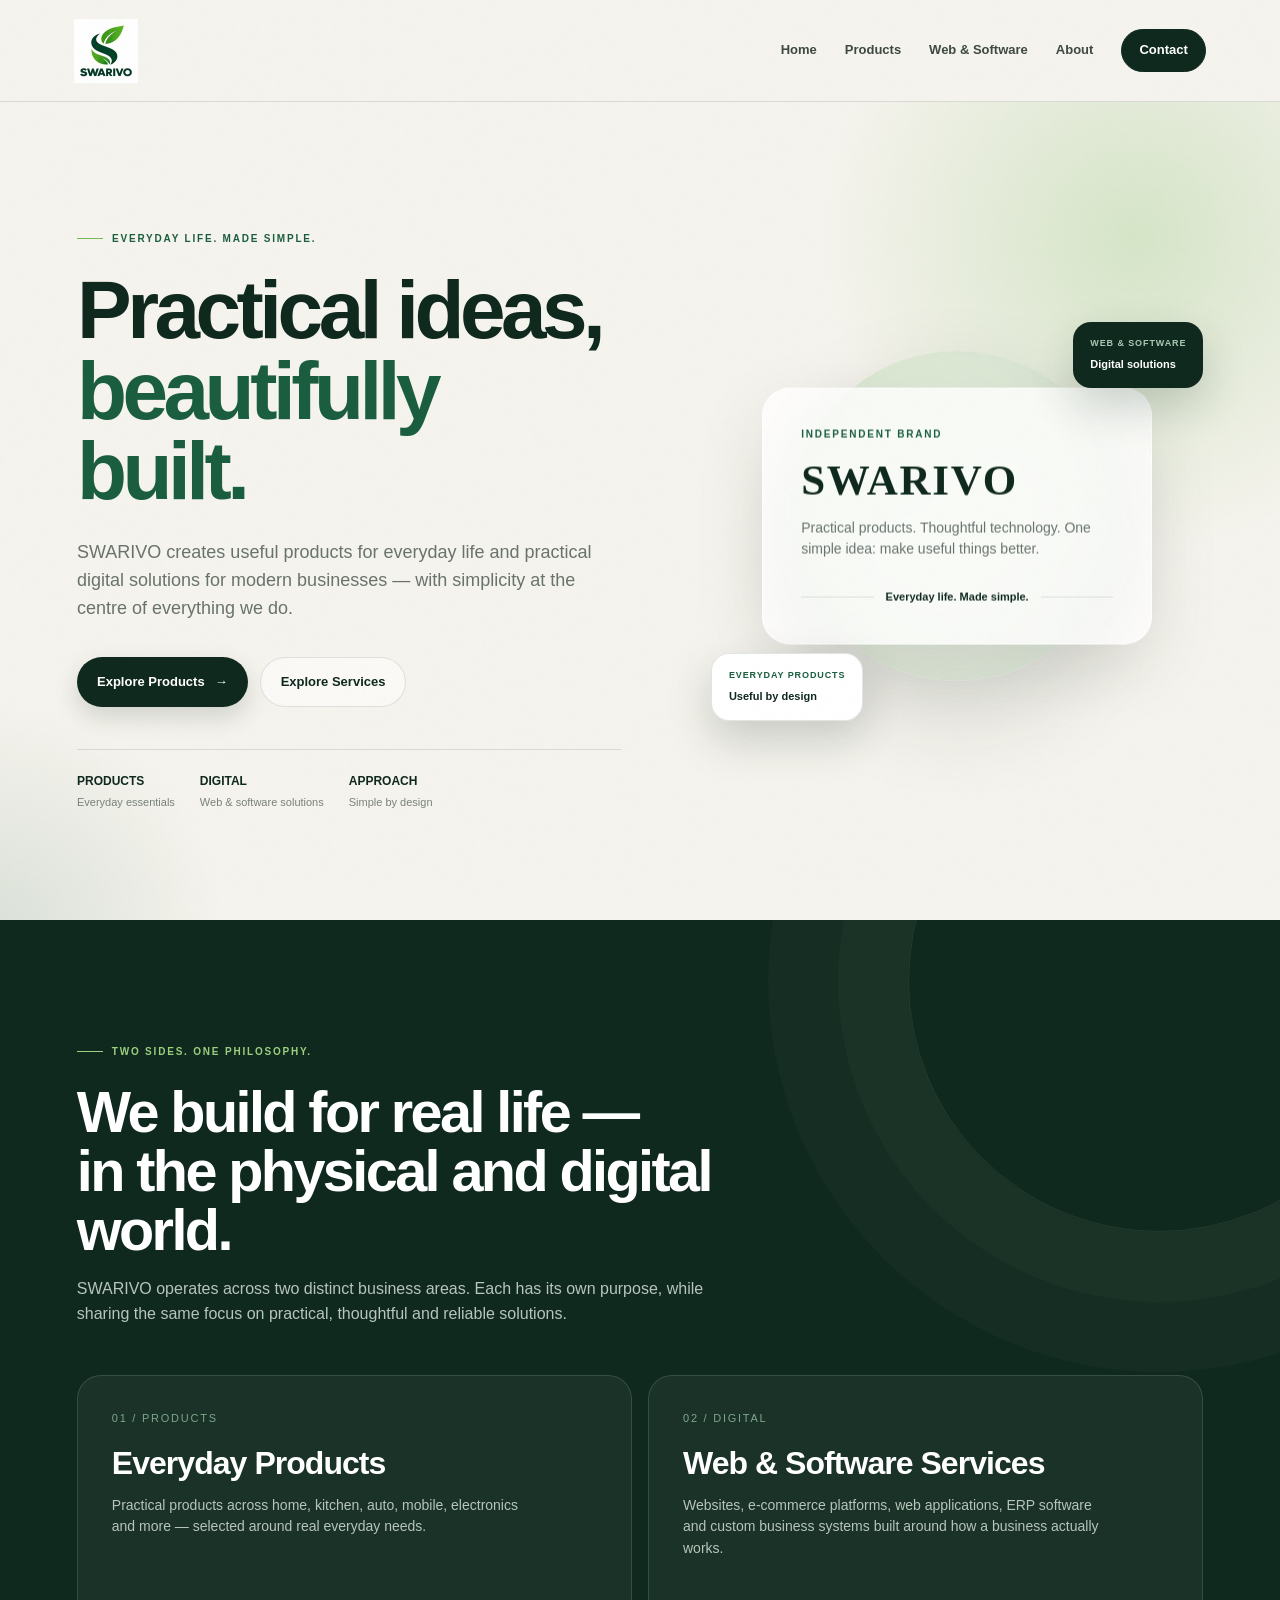
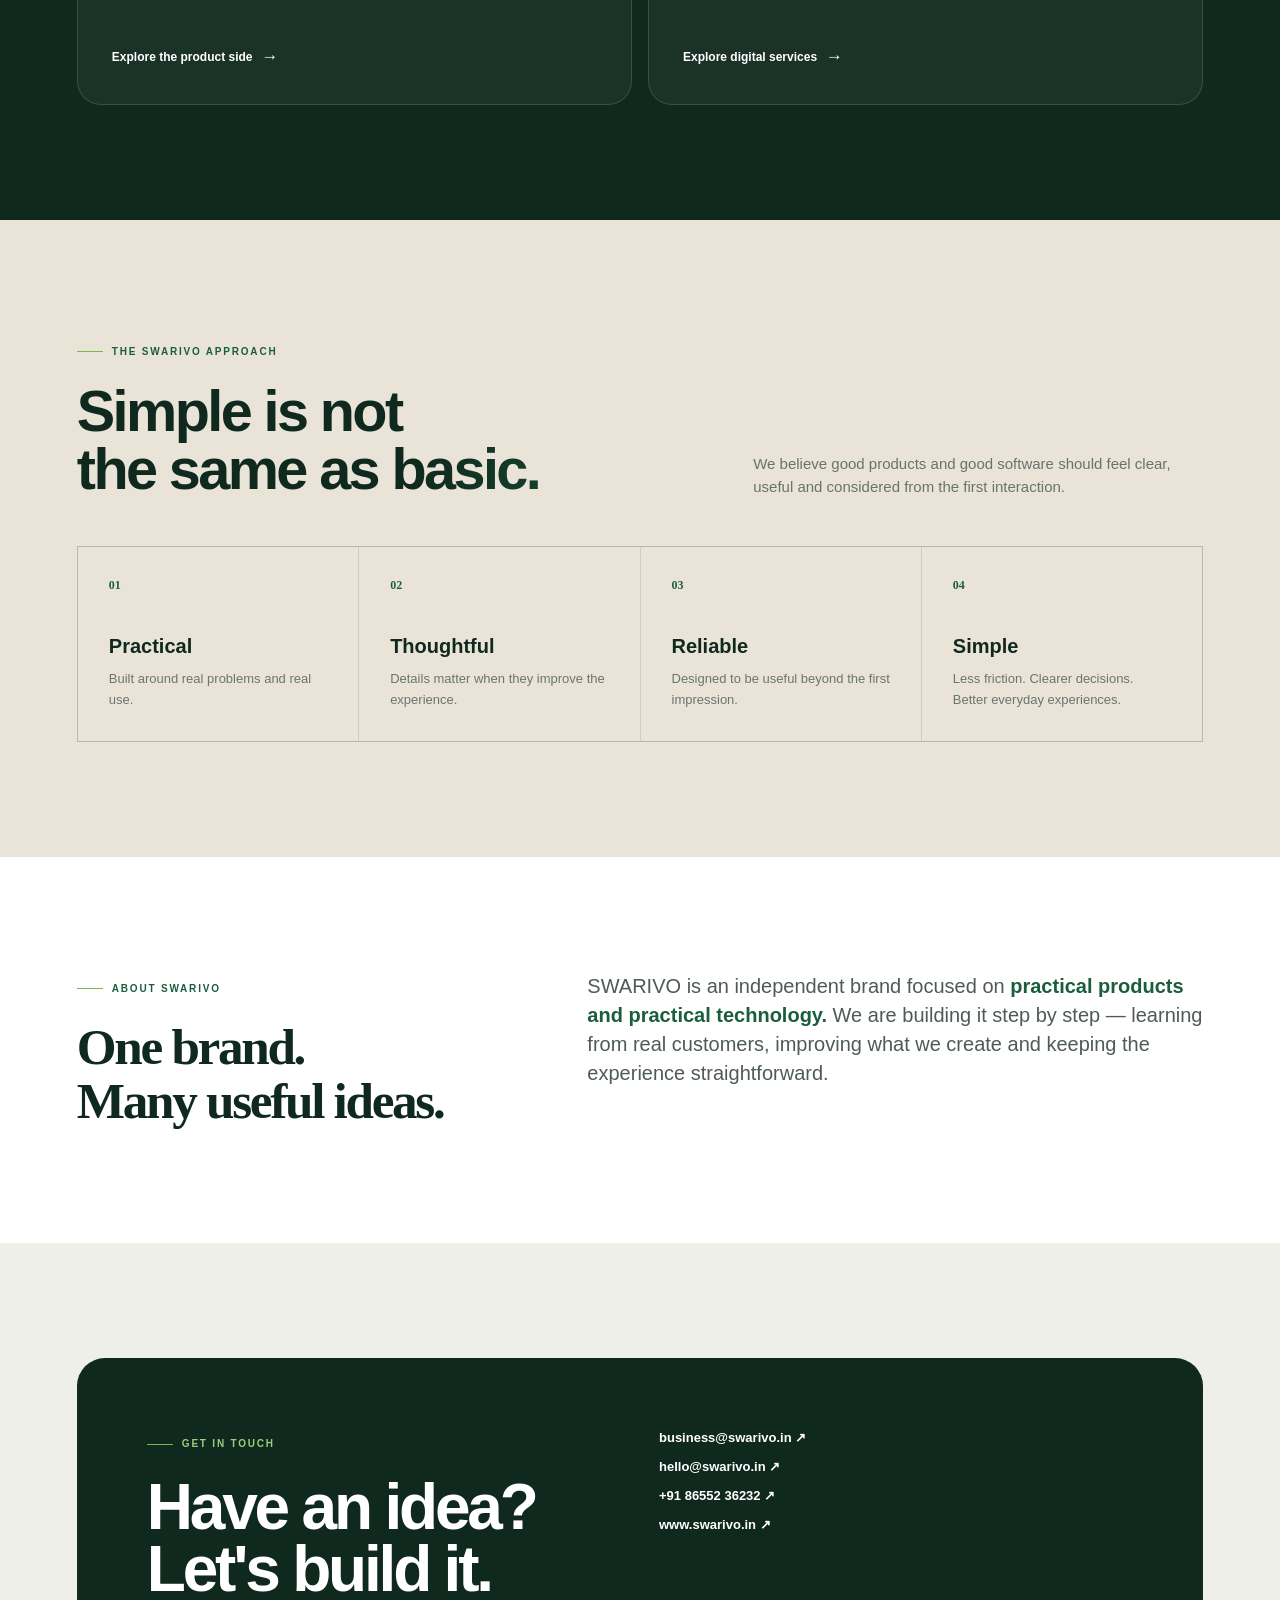
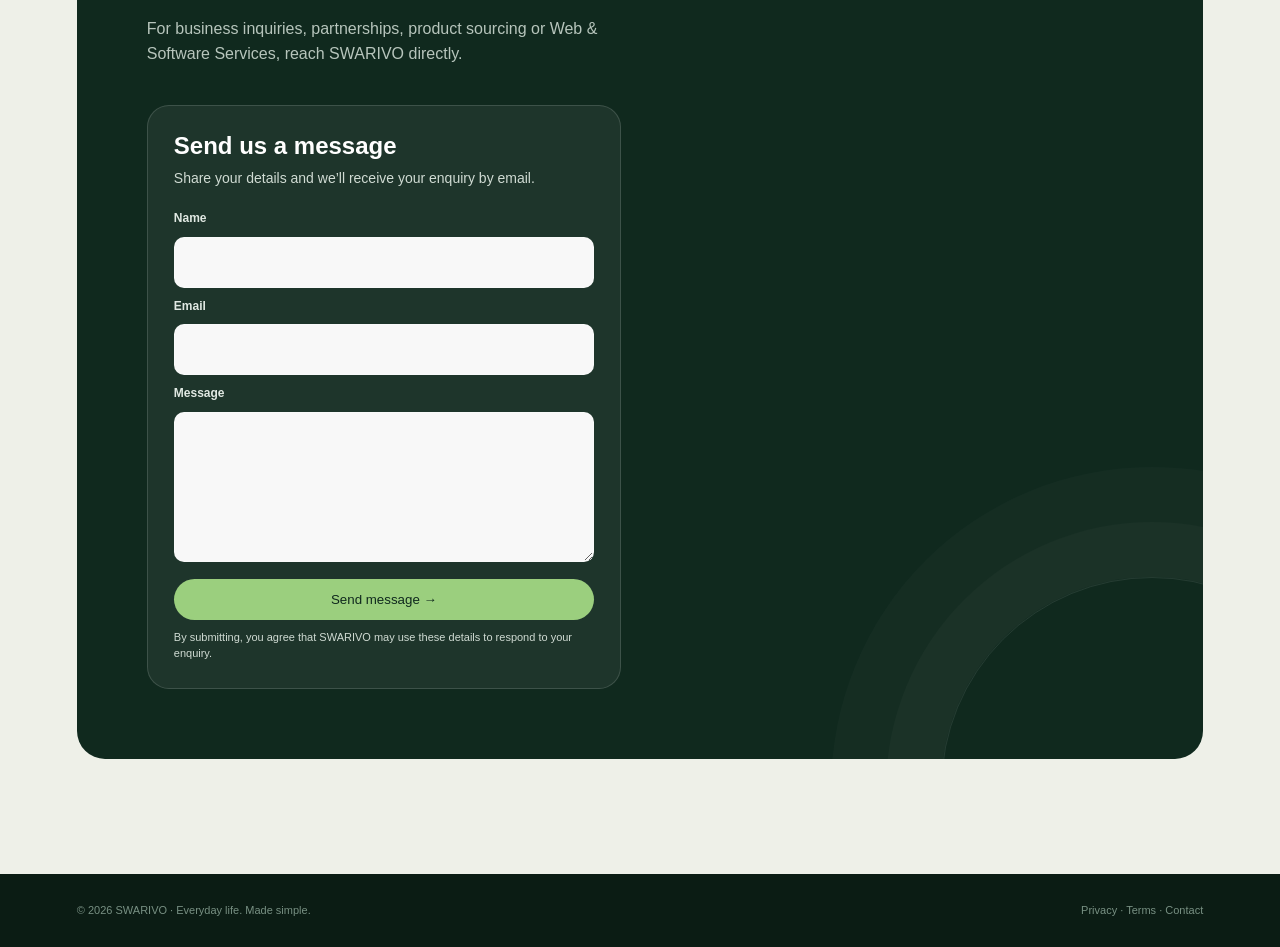
<file: index.html>
<!doctype html>
<html lang="en">
<head>
<meta http-equiv="Content-Security-Policy" content="default-src 'self'; base-uri 'self'; object-src 'none'; frame-ancestors 'none'; form-action 'self' https://formsubmit.co; script-src 'self' 'unsafe-inline'; style-src 'self' 'unsafe-inline' https://fonts.googleapis.com; font-src 'self' https://fonts.gstatic.com data:; img-src 'self' data: https:; connect-src 'self' https://formsubmit.co; media-src 'self' https:; upgrade-insecure-requests">
<meta http-equiv="Referrer-Policy" content="strict-origin-when-cross-origin">
<meta http-equiv="X-Content-Type-Options" content="nosniff">
<meta charset="utf-8"><meta name="viewport" content="width=device-width,initial-scale=1">
<title>SWARIVO — Everyday products. Digital solutions.</title>
<meta name="description" content="SWARIVO builds practical everyday products and digital solutions for modern businesses.">
<meta name="theme-color" content="#10291e">
<link rel="canonical" href="https://www.swarivo.in/">
<link rel="icon" href="/swarivo-icon.svg" type="image/png">
<meta property="og:type" content="website"><meta property="og:title" content="SWARIVO — Everyday products. Digital solutions."><meta property="og:description" content="Practical products and practical technology, built around real needs."><meta property="og:url" content="https://www.swarivo.in/"><meta property="og:image" content="https://www.swarivo.in/og-image.svg">
<meta name="twitter:card" content="summary_large_image"><meta name="twitter:title" content="SWARIVO — Everyday products. Digital solutions."><meta name="twitter:description" content="Practical products and practical technology, built around real needs.">
<link rel="preconnect" href="https://fonts.googleapis.com"><link rel="preconnect" href="https://fonts.gstatic.com" crossorigin><link href="https://fonts.googleapis.com/css2?family=DM+Sans:wght@400;500;600;700&family=Manrope:wght@500;600;700;800&display=swap" rel="stylesheet">
<style>
:root{--forest:#10291e;--green:#1B5E3F;--leaf:#76b957;--cream:#f5f3ed;--warm:#e9e4d7;--ink:#17201b;--muted:#69736d;--white:#fff;--line:rgba(16,41,30,.12);--shadow:0 24px 70px rgba(16,41,30,.10)}
*{box-sizing:border-box}html{scroll-behavior:smooth}body{margin:0;background:var(--cream);color:var(--ink);font-family:"DM Sans",Arial,sans-serif;line-height:1.55}a{color:inherit}
nav{height:82px;display:flex;align-items:center;justify-content:space-between;padding:0 clamp(22px,6vw,90px);background:rgba(245,243,237,.88);backdrop-filter:blur(18px);border-bottom:1px solid var(--line);position:sticky;top:0;z-index:20}
.brand{display:flex;align-items:center;gap:11px;text-decoration:none}.brand-mark{width:38px;height:38px}.brand-name{font:800 19px/1 Manrope,sans-serif;letter-spacing:.15em;color:var(--forest)}nav .links{display:flex;align-items:center;gap:28px}nav .links a{text-decoration:none;font-size:13px;font-weight:600;color:#3d4942}nav .links a:last-child{padding:10px 17px;border:1px solid var(--forest);border-radius:999px;color:var(--forest)}
.hero{position:relative;min-height:calc(100vh - 82px);overflow:hidden;padding:clamp(65px,10vh,110px) clamp(22px,6vw,90px) 80px;background:var(--cream);display:flex;align-items:center}
.hero:before{content:"";position:absolute;width:650px;height:650px;border-radius:50%;background:radial-gradient(circle,rgba(118,185,87,.25),rgba(118,185,87,0) 68%);right:-180px;top:-190px}.hero:after{content:"";position:absolute;width:480px;height:480px;border-radius:50%;background:radial-gradient(circle,rgba(27,94,63,.13),rgba(27,94,63,0) 70%);left:-250px;bottom:-260px}
.hero-inner{width:min(1250px,100%);margin:auto;display:grid;grid-template-columns:minmax(0,1.05fr) minmax(360px,.95fr);gap:clamp(40px,7vw,110px);align-items:center;position:relative;z-index:1}
.kicker{display:inline-flex;align-items:center;gap:9px;text-transform:uppercase;letter-spacing:.18em;font-size:10px;font-weight:800;color:var(--green);margin-bottom:24px}.kicker:before{content:"";width:26px;height:1px;background:var(--leaf)}
h1,h2,h3{font-family:Manrope,Arial,sans-serif}.hero h1{font-size:clamp(48px,6.4vw,88px);line-height:.98;letter-spacing:-.055em;margin:0;max-width:760px;color:var(--forest)}.hero h1 em{font-style:normal;color:var(--green)}.hero-copy{font-size:18px;color:var(--muted);max-width:590px;margin:28px 0 34px}.hero-actions{display:flex;gap:12px;flex-wrap:wrap}.btn{display:inline-flex;align-items:center;justify-content:center;gap:10px;padding:14px 20px;border-radius:999px;text-decoration:none;font-size:13px;font-weight:700;transition:.2s ease}.btn.primary{background:var(--forest);color:#fff;box-shadow:0 10px 25px rgba(16,41,30,.16)}.btn.secondary{border:1px solid var(--line);background:rgba(255,255,255,.5);color:var(--forest)}.btn:hover{transform:translateY(-2px)}
.hero-note{display:flex;gap:25px;margin-top:42px;padding-top:22px;border-top:1px solid var(--line);color:#78817b;font-size:11px}.hero-note strong{display:block;color:var(--forest);font-size:12px;margin-bottom:3px}
.visual{position:relative;min-height:540px}.orb{position:absolute;width:330px;height:330px;border-radius:50%;background:linear-gradient(145deg,#dbe8d3,#eef0e5);top:50%;left:50%;transform:translate(-50%,-50%);box-shadow:inset -30px -30px 70px rgba(27,94,63,.08),0 35px 90px rgba(16,41,30,.13)}
.brand-panel{position:absolute;left:50%;top:50%;transform:translate(-50%,-50%);width:min(390px,88%);padding:38px;border:1px solid rgba(255,255,255,.65);border-radius:28px;background:rgba(255,255,255,.76);backdrop-filter:blur(20px);box-shadow:var(--shadow);text-align:left}.brand-panel .mini{font-size:10px;text-transform:uppercase;letter-spacing:.18em;color:var(--green);font-weight:800}.brand-panel .big{font:800 43px/1 Manrope;color:var(--forest);letter-spacing:.04em;margin:16px 0}.brand-panel p{font-size:14px;color:#68736d;margin:0}.panel-line{display:flex;align-items:center;gap:12px;margin-top:28px;font-size:11px;font-weight:700;color:var(--forest)}.panel-line span{height:1px;flex:1;background:var(--line)}
.float{position:absolute;background:var(--forest);color:#fff;border-radius:18px;padding:15px 17px;box-shadow:0 18px 45px rgba(16,41,30,.2);font-size:11px;font-weight:700}.float small{display:block;color:#a9c9b4;font-size:9px;letter-spacing:.1em;text-transform:uppercase;margin-bottom:5px}.f1{top:14%;right:0}.f2{bottom:12%;left:0;background:#fff;color:var(--forest);border:1px solid var(--line)}.f2 small{color:var(--green)}
.section{padding:115px clamp(22px,6vw,90px)}.section-inner{width:min(1250px,100%);margin:auto}.section-head{display:flex;justify-content:space-between;gap:40px;align-items:end;margin-bottom:48px}.section-head h2{font-size:clamp(36px,4.5vw,58px);line-height:1;letter-spacing:-.045em;margin:0;color:var(--forest)}.section-head p{max-width:450px;color:var(--muted);margin:0;font-size:15px}
.dual{background:var(--forest);color:#fff;position:relative;overflow:hidden}.dual:after{content:"";position:absolute;width:500px;height:500px;border-radius:50%;border:1px solid rgba(255,255,255,.08);right:-130px;top:-190px;box-shadow:0 0 0 70px rgba(255,255,255,.025),0 0 0 140px rgba(255,255,255,.018)}
.dual .section-inner{position:relative;z-index:1}.dual .kicker{color:#9bcf7e}.dual .kicker:before{background:#9bcf7e}.dual h2{color:#fff;font-size:clamp(38px,4.5vw,60px);max-width:750px;line-height:1.02;margin:0 0 18px;letter-spacing:-.045em}.dual-intro{color:#b7c5bc;max-width:650px;margin:0 0 48px}.business-grid{display:grid;grid-template-columns:1fr 1fr;gap:16px}.business-card{min-height:330px;border:1px solid rgba(255,255,255,.13);border-radius:24px;padding:34px;display:flex;flex-direction:column;justify-content:space-between;background:rgba(255,255,255,.045);transition:.25s ease}.business-card:hover{background:rgba(255,255,255,.075);transform:translateY(-4px)}.business-card .index{font-size:11px;color:#7fa68e;letter-spacing:.16em}.business-card h3{font-size:32px;line-height:1.05;letter-spacing:-.03em;margin:20px 0 12px}.business-card p{color:#b7c5bc;font-size:14px;max-width:430px}.business-card a{color:#fff;text-decoration:none;font-size:12px;font-weight:700;display:inline-flex;gap:9px;align-items:center}.arrow{font-size:17px}
.services{background:#fff}.service-list{display:grid;grid-template-columns:repeat(5,1fr);border-top:1px solid var(--line);border-bottom:1px solid var(--line)}.service{padding:28px 22px;min-height:180px;border-right:1px solid var(--line)}.service:last-child{border-right:0}.service .n{font-size:10px;color:#89928c}.service h3{font-size:18px;line-height:1.1;margin:38px 0 9px;color:var(--forest)}.service p{font-size:12px;color:var(--muted);margin:0}
.values{background:var(--warm)}.value-grid{display:grid;grid-template-columns:repeat(4,1fr);gap:1px;background:var(--line);border:1px solid var(--line)}.value{background:var(--warm);padding:31px;min-height:170px}.value .v{font:700 12px Manrope;color:var(--green)}.value h3{font-size:20px;margin:38px 0 7px;color:var(--forest)}.value p{font-size:13px;color:#6c756f;margin:0}
.about{background:#fff}.about-grid{display:grid;grid-template-columns:.8fr 1.2fr;gap:100px}.about-title{font:800 clamp(34px,4vw,52px)/1.05 Manrope;letter-spacing:-.045em;color:var(--forest)}.about-copy{font-size:20px;line-height:1.45;color:#4f5b54;max-width:700px}.about-copy span{color:var(--green);font-weight:700}
.contact{background:#eef0e8}.contact-box{background:var(--forest);color:#fff;border-radius:28px;padding:clamp(35px,6vw,70px);display:flex;justify-content:space-between;align-items:end;gap:40px}.contact-box h2{font-size:clamp(38px,5vw,65px);line-height:.98;letter-spacing:-.05em;margin:0 0 16px}.contact-box p{color:#b7c5bc;max-width:520px;margin:0}.contact-links{display:flex;flex-direction:column;gap:9px;min-width:245px}.contact-links a{color:#fff;text-decoration:none;font-size:13px;font-weight:600}.contact-links a:hover{text-decoration:underline}
footer{padding:28px clamp(22px,6vw,90px);background:#0b1c14;color:#789083;font-size:11px;display:flex;justify-content:space-between;gap:20px}footer a{color:#789083;text-decoration:none}
@media(max-width:1050px){.hero-inner{grid-template-columns:1fr}.visual{min-height:460px;max-width:650px;width:100%;margin:auto}.service-list{grid-template-columns:repeat(3,1fr)}.service:nth-child(3){border-right:0}.service:nth-child(n+4){border-top:1px solid var(--line)}.value-grid{grid-template-columns:repeat(2,1fr)}}
@media(max-width:760px){nav{height:auto;min-height:72px;padding:14px 22px;gap:12px;flex-wrap:wrap}.brand-name{font-size:17px}.brand-mark{width:34px;height:34px}nav .links{width:100%;order:3;overflow:auto;gap:20px;padding:4px 0 7px}nav .links a{white-space:nowrap}.hero{padding-top:65px}.hero h1{font-size:clamp(44px,12vw,64px)}.hero-copy{font-size:16px}.visual{min-height:400px}.orb{width:260px;height:260px}.brand-panel{padding:28px;width:88%}.brand-panel .big{font-size:34px}.f1{right:-4px}.f2{left:-4px}.section{padding:78px 22px}.section-head{display:block}.section-head p{margin-top:18px}.business-grid{grid-template-columns:1fr}.business-card{min-height:280px}.service-list{grid-template-columns:1fr 1fr}.service{border-right:1px solid var(--line)}.service:nth-child(2n){border-right:0}.service:nth-child(n+3){border-top:1px solid var(--line)}.value-grid{grid-template-columns:1fr 1fr}.about-grid{grid-template-columns:1fr;gap:28px}.about-copy{font-size:18px}.contact-box{display:block}.contact-links{margin-top:30px}}
@media(max-width:480px){.hero{padding-bottom:55px}.hero-note{gap:15px;flex-wrap:wrap}.visual{min-height:350px}.orb{width:225px;height:225px}.brand-panel{padding:24px;border-radius:22px}.brand-panel .big{font-size:29px}.float{padding:12px}.f1{top:8%}.f2{bottom:7%}.service-list{grid-template-columns:1fr}.service{border-right:0!important}.service:nth-child(n+2){border-top:1px solid var(--line)}.value-grid{grid-template-columns:1fr}.value{min-height:140px}.contact-box{border-radius:22px}footer{display:block;line-height:1.8}footer span{display:block;margin-top:8px}}

.scroll-progress{position:fixed;top:0;left:0;width:0;height:3px;background:linear-gradient(90deg,var(--green),var(--leaf));z-index:200;box-shadow:0 0 12px rgba(118,185,87,.35)}
body{overflow-x:hidden}body:before{content:"";position:fixed;inset:0;pointer-events:none;z-index:100;background-image:url("data:image/svg+xml,%3Csvg viewBox='0 0 180 180' xmlns='http://www.w3.org/2000/svg'%3E%3Cfilter id='n'%3E%3CfeTurbulence type='fractalNoise' baseFrequency='.9' numOctaves='3' stitchTiles='stitch'/%3E%3C/filter%3E%3Crect width='100%25' height='100%25' filter='url(%23n)' opacity='.035'/%3E%3C/svg%3E");mix-blend-mode:multiply;opacity:.32}
nav{transition:background .35s,box-shadow .35s,transform .35s}nav.scrolled{background:rgba(245,243,237,.96);box-shadow:0 12px 40px rgba(16,41,30,.07)}
.brand-mark{transition:transform .7s cubic-bezier(.2,.8,.2,1)}.brand:hover .brand-mark{transform:rotate(-12deg) scale(1.08)}
.hero-inner{animation:heroIn 1.1s cubic-bezier(.16,1,.3,1) both}.hero .kicker{animation:fadeUp .8s .05s both}.hero h1{animation:fadeUp .9s .14s both}.hero-copy{animation:fadeUp .9s .24s both}.hero-actions{animation:fadeUp .9s .34s both}.hero-note{animation:fadeUp .9s .44s both}
.visual{perspective:900px}.orb{animation:orbFloat 8s ease-in-out infinite}.brand-panel{animation:panelFloat 7s ease-in-out infinite;transform-style:preserve-3d;transition:transform .25s ease}.float{animation:badgeFloat 5s ease-in-out infinite}.f2{animation-delay:-2.2s}
.reveal{opacity:0;transform:translateY(45px);transition:opacity .9s cubic-bezier(.16,1,.3,1),transform .9s cubic-bezier(.16,1,.3,1)}.reveal.visible{opacity:1;transform:none}
.business-card,.service,.value{position:relative;overflow:hidden}.business-card:before,.service:before,.value:before{content:"";position:absolute;inset:0;background:linear-gradient(120deg,transparent 25%,rgba(255,255,255,.13) 48%,transparent 70%);transform:translateX(-130%);transition:transform .8s ease}.business-card:hover:before,.service:hover:before,.value:hover:before{transform:translateX(130%)}
.business-card,.service,.value{transition:transform .35s cubic-bezier(.16,1,.3,1),background .35s,box-shadow .35s}.service:hover,.value:hover{transform:translateY(-7px);box-shadow:0 18px 45px rgba(16,41,30,.08)}
.section-head h2{background:linear-gradient(110deg,var(--forest) 35%,var(--green) 65%,var(--forest) 85%);background-size:220% auto;-webkit-background-clip:text;background-clip:text;color:transparent;animation:gradientText 8s ease infinite}.dual h2{background:none;-webkit-background-clip:initial;background-clip:initial}
.contact-box{position:relative;overflow:hidden}.contact-box:after{content:"";position:absolute;width:420px;height:420px;border-radius:50%;right:-160px;bottom:-240px;border:1px solid rgba(255,255,255,.09);box-shadow:0 0 0 55px rgba(255,255,255,.025),0 0 0 110px rgba(255,255,255,.018);pointer-events:none}
@keyframes heroIn{from{opacity:0;transform:translateY(25px) scale(.985)}to{opacity:1;transform:none}}@keyframes fadeUp{from{opacity:0;transform:translateY(18px)}to{opacity:1;transform:none}}@keyframes orbFloat{0%,100%{transform:translate(-50%,-50%) scale(1)}50%{transform:translate(-50%,-53%) scale(1.035)}}@keyframes panelFloat{0%,100%{transform:translate(-50%,-50%) rotateX(0) rotateY(0)}50%{transform:translate(-50%,-52%) rotateX(1deg) rotateY(-2deg)}}@keyframes badgeFloat{0%,100%{transform:translateY(0)}50%{transform:translateY(-9px)}}@keyframes gradientText{0%,100%{background-position:0% 50%}50%{background-position:100% 50%}}
@media(prefers-reduced-motion:reduce){*,*:before,*:after{animation:none!important;transition:none!important;scroll-behavior:auto!important}.reveal{opacity:1;transform:none}}
/* FINAL EXACT LOGO HEADER OVERRIDE */
nav .brand{display:flex!important;align-items:center!important;justify-content:flex-start!important;width:82px!important;height:64px!important;flex:0 0 82px!important;gap:0!important;overflow:visible!important;padding:0!important}
nav .brand-logo{display:block!important;width:82px!important;height:64px!important;max-width:82px!important;max-height:64px!important;object-fit:contain!important;object-position:center!important;visibility:visible!important;opacity:1!important}
@media(max-width:760px){nav .brand{width:72px!important;height:56px!important;flex-basis:72px!important}nav .brand-logo{width:72px!important;height:56px!important;max-width:72px!important;max-height:56px!important}}

/* MOBILE PREMIUM HEADER — homepage only; desktop unchanged */
@media (max-width:760px){
  body{padding-top:118px!important}
  nav{
    top:8px!important;left:10px!important;right:10px!important;width:auto!important;
    min-height:104px!important;height:auto!important;padding:8px 10px 9px!important;
    display:grid!important;grid-template-columns:1fr auto!important;grid-template-rows:48px 38px!important;
    align-items:center!important;gap:5px 8px!important;background:rgba(255,255,255,.90)!important;
    border:1px solid rgba(16,41,30,.10)!important;border-radius:18px!important;
    box-shadow:0 10px 35px rgba(16,41,30,.12)!important;
    backdrop-filter:blur(22px)!important;-webkit-backdrop-filter:blur(22px)!important;
  }
  nav .brand{grid-column:1!important;grid-row:1!important;width:118px!important;height:46px!important;flex:none!important;overflow:visible!important;padding:0!important}
  nav .brand-logo{width:118px!important;height:46px!important;max-width:118px!important;max-height:46px!important;object-fit:contain!important;object-position:left center!important}
  nav .links{grid-column:1 / -1!important;grid-row:2!important;width:100%!important;min-width:0!important;margin:0!important;padding:0 1px!important;display:flex!important;align-items:center!important;justify-content:flex-start!important;gap:6px!important;overflow-x:auto!important;overflow-y:hidden!important;scrollbar-width:none!important;-webkit-overflow-scrolling:touch!important}
  nav .links::-webkit-scrollbar{display:none!important}
  nav .links a{flex:0 0 auto!important;display:inline-flex!important;align-items:center!important;justify-content:center!important;min-height:34px!important;height:34px!important;padding:6px 11px!important;border:1px solid transparent!important;border-radius:999px!important;background:rgba(16,41,30,.045)!important;color:#26362e!important;font-size:10.5px!important;font-weight:700!important;white-space:nowrap!important}
  nav .links a:first-child{background:rgba(118,185,87,.16)!important;color:#17452f!important;border-color:rgba(118,185,87,.28)!important}
  nav .links .pill{background:#10291e!important;color:#fff!important;border-color:#10291e!important;padding:6px 13px!important;box-shadow:0 5px 14px rgba(16,41,30,.16)!important}
}
@media (max-width:420px){
  body{padding-top:114px!important}
  nav{top:6px!important;left:7px!important;right:7px!important;border-radius:16px!important;grid-template-rows:45px 36px!important;padding:7px 8px 8px!important}
  nav .brand,nav .brand-logo{width:108px!important;height:43px!important;max-width:108px!important;max-height:43px!important}
  nav .links{gap:5px!important}
  nav .links a{min-height:32px!important;height:32px!important;padding:5px 9px!important;font-size:10px!important}
  nav .links .pill{padding:5px 11px!important}
}
@media (orientation:landscape) and (max-width:760px){
  body{padding-top:82px!important}
  nav{min-height:72px!important;height:72px!important;grid-template-columns:auto 1fr;grid-template-rows:1fr!important;padding:6px 10px!important}
  nav .brand{grid-column:1!important;grid-row:1!important;width:105px!important;height:46px!important}
  nav .brand-logo{width:105px!important;height:46px!important}
  nav .links{grid-column:2!important;grid-row:1!important;justify-content:flex-end!important;height:100%!important}
}
</style>

<style>
/* FINAL MOBILE/TABLET HEADER — homepage; desktop untouched */
@media (max-width:760px){
  body{padding-top:78px!important}
  nav{top:8px!important;left:10px!important;right:10px!important;width:auto!important;height:62px!important;min-height:62px!important;padding:7px 10px!important;display:flex!important;flex-wrap:nowrap!important;align-items:center!important;gap:10px!important;background:rgba(255,255,255,.94)!important;border:1px solid rgba(16,41,30,.09)!important;border-radius:16px!important;box-shadow:0 7px 24px rgba(16,41,30,.10)!important;backdrop-filter:blur(18px)!important;-webkit-backdrop-filter:blur(18px)!important}
  nav .brand{width:94px!important;height:48px!important;flex:0 0 94px!important;overflow:visible!important;padding:0!important;display:flex!important;align-items:center!important}
  nav .brand-logo{width:94px!important;height:48px!important;max-width:94px!important;max-height:48px!important;object-fit:contain!important;object-position:left center!important}
  nav .links{width:auto!important;max-width:none!important;min-width:0!important;flex:1 1 auto!important;margin:0!important;padding:0!important;display:flex!important;align-items:center!important;justify-content:flex-end!important;gap:5px!important;overflow-x:auto!important;overflow-y:hidden!important;scrollbar-width:none!important;-webkit-overflow-scrolling:touch!important;white-space:nowrap!important}
  nav .links::-webkit-scrollbar{display:none!important}
  nav .links a{display:inline-flex!important;flex:0 0 auto!important;align-items:center!important;justify-content:center!important;min-height:34px!important;height:34px!important;padding:6px 9px!important;border:1px solid transparent!important;border-radius:9px!important;background:transparent!important;color:#26362e!important;font-size:10.5px!important;font-weight:650!important;white-space:nowrap!important}
  nav .links a:hover{background:rgba(118,185,87,.10)!important;color:#17452f!important}
  nav .links .pill{background:#10291e!important;color:#fff!important;border-color:#10291e!important;border-radius:9px!important;padding:6px 11px!important;box-shadow:none!important}
}
@media (max-width:430px){
  body{padding-top:72px!important}
  nav{top:6px!important;left:7px!important;right:7px!important;height:58px!important;min-height:58px!important;padding:6px 8px!important;border-radius:14px!important;gap:7px!important}
  nav .brand,nav .brand-logo{width:82px!important;height:44px!important;max-width:82px!important;max-height:44px!important;flex-basis:82px!important}
  nav .links{gap:3px!important;justify-content:flex-start!important}
  nav .links a{font-size:9.5px!important;min-height:32px!important;height:32px!important;padding:5px 7px!important;border-radius:8px!important}
  nav .links .pill{padding:5px 9px!important}
}
@media (orientation:landscape) and (max-width:760px){
  body{padding-top:70px!important}
  nav{height:56px!important;min-height:56px!important}
  nav .brand,nav .brand-logo{width:88px!important;height:42px!important;max-width:88px!important;max-height:42px!important;flex-basis:88px!important}
}
</style>
<style>
/* MOBILE/TABLET NAVIGATION — desktop remains unchanged */
@media (max-width:760px){
  nav .links{display:none!important}
  .mobile-menu-toggle{display:flex!important;width:42px;height:42px;flex:0 0 42px;align-items:center;justify-content:center;flex-direction:column;gap:5px;border:1px solid rgba(16,41,30,.12);border-radius:12px;background:rgba(255,255,255,.82);padding:9px;cursor:pointer}
  .mobile-menu-toggle span{display:block;width:18px;height:1.5px;background:var(--forest);transition:transform .22s ease,opacity .18s ease}
  .mobile-menu-toggle.is-open span:nth-child(1){transform:translateY(6.5px) rotate(45deg)}
  .mobile-menu-toggle.is-open span:nth-child(2){opacity:0}
  .mobile-menu-toggle.is-open span:nth-child(3){transform:translateY(-6.5px) rotate(-45deg)}
  .mobile-nav-drawer{position:fixed;inset:0;background:rgba(8,23,16,.28);backdrop-filter:blur(8px);-webkit-backdrop-filter:blur(8px);opacity:0;visibility:hidden;pointer-events:none;transition:opacity .22s ease;z-index:60}
  .mobile-nav-drawer.is-open{opacity:1;visibility:visible;pointer-events:auto}
  .mobile-nav-card{position:absolute;top:0;right:0;width:min(88vw,380px);height:100%;background:var(--cream);padding:92px 26px 28px;box-shadow:-25px 0 70px rgba(8,23,16,.18);transform:translateX(100%);transition:transform .32s cubic-bezier(.2,.75,.2,1);overflow:auto}
  .mobile-nav-drawer.is-open .mobile-nav-card{transform:translateX(0)}
  .mobile-nav-close{position:absolute;top:20px;right:20px;border:1px solid var(--line);background:#fff;border-radius:12px;width:42px;height:42px;font-size:24px;line-height:1;cursor:pointer;color:var(--forest)}
  .mobile-nav-label{text-transform:uppercase;letter-spacing:.2em;font-size:10px;font-weight:800;color:var(--green);margin-bottom:16px}
  .mobile-nav-link{display:flex;align-items:center;justify-content:space-between;width:100%;padding:20px 2px;border-bottom:1px solid var(--line);text-decoration:none;color:var(--forest);font:700 21px/1.2 Manrope,Arial,sans-serif}
  .mobile-nav-link span{font-size:18px;color:#89958e;transition:transform .2s ease}
  .mobile-nav-link:hover span{transform:translateX(5px)}
  body.menu-open{overflow:hidden}
  @media (max-width:430px){
    nav{padding-left:10px!important;padding-right:10px!important}
    nav .brand,nav .brand-logo{width:82px!important;height:44px!important;max-width:82px!important;max-height:44px!important}
    .mobile-menu-toggle{width:40px;height:40px;flex-basis:40px;border-radius:11px}
    .mobile-nav-card{width:min(92vw,360px);padding-left:22px;padding-right:22px}
    .mobile-nav-link{font-size:19px;padding:18px 2px}
  }
}
@media (min-width:761px){.mobile-menu-toggle,.mobile-nav-drawer{display:none!important}}
</style>

<style id="swarivo-final-header-consistency">
/* SWARIVO final responsive header — shared across all main pages */
@media (max-width:760px){
  body{padding-top:78px!important}
  nav{position:fixed!important;top:8px!important;left:10px!important;right:10px!important;width:auto!important;height:62px!important;min-height:62px!important;padding:7px 10px!important;display:flex!important;align-items:center!important;justify-content:space-between!important;gap:10px!important;background:rgba(255,255,255,.98)!important;border:1px solid rgba(16,41,30,.09)!important;border-radius:16px!important;box-shadow:0 7px 24px rgba(16,41,30,.10)!important;backdrop-filter:blur(18px)!important;-webkit-backdrop-filter:blur(18px)!important;z-index:1000!important}
  nav .brand{width:94px!important;height:48px!important;flex:0 0 94px!important;display:flex!important;align-items:center!important;padding:0!important}
  nav .brand-logo{width:94px!important;height:48px!important;max-width:94px!important;max-height:48px!important;object-fit:contain!important;object-position:left center!important}
  nav .links{display:none!important}
  .mobile-menu-toggle{display:flex!important;width:42px!important;height:42px!important;flex:0 0 42px!important;align-items:center!important;justify-content:center!important;flex-direction:column!important;gap:5px!important;border:1px solid rgba(16,41,30,.12)!important;border-radius:12px!important;background:#fff!important;padding:9px!important;cursor:pointer!important;z-index:1002!important}
  .mobile-menu-toggle span{display:block!important;width:18px!important;height:1.5px!important;background:#10291e!important;transition:transform .22s ease,opacity .18s ease!important}
  .mobile-nav-drawer{position:fixed!important;inset:0!important;background:rgba(8,23,16,.34)!important;backdrop-filter:blur(7px)!important;-webkit-backdrop-filter:blur(7px)!important;opacity:0!important;visibility:hidden!important;pointer-events:none!important;transition:opacity .22s ease!important;z-index:2000!important}
  .mobile-nav-drawer.is-open{opacity:1!important;visibility:visible!important;pointer-events:auto!important}
  .mobile-nav-card{position:absolute!important;top:0!important;right:0!important;width:min(88vw,380px)!important;height:100%!important;background:#f5f3ed!important;opacity:1!important;padding:92px 26px 28px!important;box-shadow:-25px 0 70px rgba(8,23,16,.22)!important;transform:translateX(100%)!important;transition:transform .32s cubic-bezier(.2,.75,.2,1)!important;overflow:auto!important}
  .mobile-nav-drawer.is-open .mobile-nav-card{transform:translateX(0)!important}
  .mobile-nav-close{position:absolute!important;top:20px!important;right:20px!important;border:1px solid rgba(16,41,30,.12)!important;background:#fff!important;border-radius:12px!important;width:42px!important;height:42px!important;font-size:24px!important;line-height:1!important;cursor:pointer!important;color:#10291e!important}
  .mobile-nav-label{text-transform:uppercase!important;letter-spacing:.2em!important;font-size:10px!important;font-weight:800!important;color:#1b5e3f!important;margin-bottom:16px!important}
  .mobile-nav-link{display:flex!important;align-items:center!important;justify-content:space-between!important;width:100%!important;padding:20px 2px!important;border-bottom:1px solid rgba(16,41,30,.12)!important;text-decoration:none!important;color:#10291e!important;font:700 21px/1.2 Manrope,Arial,sans-serif!important;background:transparent!important}
  .mobile-nav-link span{font-size:18px!important;color:#89958e!important}
  body.menu-open{overflow:hidden!important}
}
@media (max-width:430px){
  body{padding-top:72px!important}
  nav{top:6px!important;left:7px!important;right:7px!important;height:58px!important;min-height:58px!important;padding:6px 8px!important;border-radius:14px!important;gap:7px!important}
  nav .brand,nav .brand-logo{width:82px!important;height:44px!important;max-width:82px!important;max-height:44px!important;flex-basis:82px!important}
  .mobile-menu-toggle{width:40px!important;height:40px!important;flex-basis:40px!important;border-radius:11px!important}
  .mobile-nav-card{width:min(92vw,360px)!important;padding-left:22px!important;padding-right:22px!important}
  .mobile-nav-link{font-size:19px!important;padding:18px 2px!important}
}
@media (min-width:761px){.mobile-menu-toggle,.mobile-nav-drawer{display:none!important}}
</style><style id="swarivo-header-final-override">
nav{height:102px!important;min-height:102px!important;padding:0 clamp(28px,5.8vw,90px)!important;display:flex!important;align-items:center!important;justify-content:space-between!important;box-sizing:border-box!important}
nav .brand{width:64px!important;height:64px!important;flex:0 0 64px!important;display:flex!important;align-items:center!important;justify-content:center!important;overflow:hidden!important;padding:0!important;margin:0!important}
nav .brand-logo{width:64px!important;height:64px!important;max-width:64px!important;max-height:64px!important;flex:0 0 64px!important;object-fit:contain!important;object-position:center!important}
@media(min-width:761px){nav .links{display:flex!important;align-items:center!important;justify-content:flex-end!important;gap:28px!important;min-width:0!important}}
@media(max-width:760px){
body{padding-top:78px!important}
nav{position:fixed!important;top:8px!important;left:10px!important;right:10px!important;width:auto!important;height:62px!important;min-height:62px!important;padding:7px 10px!important;border-radius:16px!important;box-shadow:0 7px 24px rgba(16,41,30,.10)!important;z-index:1000!important}
nav .brand{width:48px!important;height:48px!important;flex-basis:48px!important}
nav .brand-logo{width:48px!important;height:48px!important;max-width:48px!important;max-height:48px!important;flex-basis:48px!important}
}
@media(max-width:430px){nav .brand,nav .brand-logo{width:46px!important;height:46px!important;max-width:46px!important;max-height:46px!important;flex-basis:46px!important}}
</style><style id="swarivo-contact-button-consistency">
@media (min-width:761px){
  nav .links .pill{
    background:#10291e!important;
    color:#fff!important;
    border-color:#10291e!important;
    border-radius:999px!important;
    padding:10px 17px!important;
    box-shadow:none!important;
  }
}
</style>
<style id="swarivo-contact-form">
.contact-box{display:grid!important;grid-template-columns:1fr 1fr;gap:38px;align-items:start}
.contact-form-wrap{background:rgba(255,255,255,.06);border:1px solid rgba(255,255,255,.14);border-radius:22px;padding:26px}
.contact-form-wrap h3{margin:0 0 8px;font:700 24px Manrope,Arial,sans-serif;color:#fff}
.contact-form-wrap p{font-size:14px!important;margin:0 0 20px!important;color:#d0dbd3!important}
.swarivo-contact-form{display:grid;gap:9px}
.swarivo-contact-form label{font-size:12px;font-weight:700;color:#e1e9e3}
.swarivo-contact-form input,.swarivo-contact-form textarea{width:100%;box-sizing:border-box;border:1px solid rgba(255,255,255,.22);border-radius:10px;background:rgba(255,255,255,.97);color:#17201b;padding:12px 13px;font:inherit}
.swarivo-contact-form textarea{resize:vertical;min-height:120px}
.swarivo-contact-form button{margin-top:8px;border:0;border-radius:999px;background:#9bcf7e;color:#10291e;padding:13px 18px;font:700 14px inherit;cursor:pointer}
.swarivo-contact-form small{font-size:11px;color:#d0dbd3;line-height:1.5}
@media(max-width:760px){.contact-box{grid-template-columns:1fr}.contact-form-wrap{padding:20px}}
</style></head>
<body><div class="scroll-progress" aria-hidden="true"></div>
<nav><a class="brand" href="/" aria-label="SWARIVO home"><img class="brand-logo" src="/swarivo-logo.svg?v=header-exact-3" alt="SWARIVO"></a><div class="links"><a href="/">Home</a><a href="/products.html">Products</a><a href="/services.html">Web &amp; Software</a><a href="/#about">About</a><a class="pill" href="/#contact">Contact</a></div><button class="mobile-menu-toggle" type="button" aria-label="Open navigation menu" aria-expanded="false" onclick="return window.__swarivoMobileToggle ? window.__swarivoMobileToggle() : false;"><span></span><span></span><span></span></button></nav>

<main>
<section class="hero">
<div class="hero-inner">
<div>
<div class="kicker">Everyday life. Made simple.</div>
<h1>Practical ideas,<br><em>beautifully built.</em></h1>
<p class="hero-copy">SWARIVO creates useful products for everyday life and practical digital solutions for modern businesses — with simplicity at the centre of everything we do.</p>
<div class="hero-actions"><a class="btn primary" href="/products.html">Explore Products <span>→</span></a><a class="btn secondary" href="/services.html">Explore Services</a></div>
<div class="hero-note"><div><strong>PRODUCTS</strong>Everyday essentials</div><div><strong>DIGITAL</strong>Web &amp; software solutions</div><div><strong>APPROACH</strong>Simple by design</div></div>
</div>
<div class="visual" aria-hidden="true">
<div class="orb"></div>
<div class="brand-panel"><div class="mini">Independent brand</div><div class="big">SWARIVO</div><p>Practical products. Thoughtful technology. One simple idea: make useful things better.</p><div class="panel-line"><span></span> Everyday life. Made simple. <span></span></div></div>
<div class="float f1"><small>Web &amp; Software</small>Digital solutions</div>
<div class="float f2"><small>Everyday Products</small>Useful by design</div>
</div>
</div>
</section>

<section class="dual section reveal" id="business">
<div class="section-inner">
<div class="kicker">Two sides. One philosophy.</div>
<h2>We build for real life —<br>in the physical and digital world.</h2>
<p class="dual-intro">SWARIVO operates across two distinct business areas. Each has its own purpose, while sharing the same focus on practical, thoughtful and reliable solutions.</p>
<div class="business-grid">
<article class="business-card"><div><div class="index">01 / PRODUCTS</div><h3>Everyday Products</h3><p>Practical products across home, kitchen, auto, mobile, electronics and more — selected around real everyday needs.</p></div><a href="/products.html">Explore the product side <span class="arrow">→</span></a></article>
<article class="business-card"><div><div class="index">02 / DIGITAL</div><h3>Web &amp; Software Services</h3><p>Websites, e-commerce platforms, web applications, ERP software and custom business systems built around how a business actually works.</p></div><a href="/services.html">Explore digital services <span class="arrow">→</span></a></article>
</div>
</div>
</section>


<section class="values section reveal">
<div class="section-inner">
<div class="section-head"><div><div class="kicker">The SWARIVO approach</div><h2>Simple is not<br>the same as basic.</h2></div><p>We believe good products and good software should feel clear, useful and considered from the first interaction.</p></div>
<div class="value-grid">
<div class="value"><div class="v">01</div><h3>Practical</h3><p>Built around real problems and real use.</p></div>
<div class="value"><div class="v">02</div><h3>Thoughtful</h3><p>Details matter when they improve the experience.</p></div>
<div class="value"><div class="v">03</div><h3>Reliable</h3><p>Designed to be useful beyond the first impression.</p></div>
<div class="value"><div class="v">04</div><h3>Simple</h3><p>Less friction. Clearer decisions. Better everyday experiences.</p></div>
</div>
</div>
</section>

<section class="about section reveal" id="about">
<div class="section-inner">
<div class="about-grid"><div><div class="kicker">About SWARIVO</div><div class="about-title">One brand.<br>Many useful ideas.</div></div><div class="about-copy">SWARIVO is an independent brand focused on <span>practical products and practical technology.</span> We are building it step by step — learning from real customers, improving what we create and keeping the experience straightforward.</div></div>
</div>
</section>

<section class="contact section reveal" id="contact">
<div class="section-inner"><div class="contact-box"><div><div class="kicker" style="color:#9bcf7e">Get in touch</div><h2>Have an idea?<br>Let's build it.</h2><p>For business inquiries, partnerships, product sourcing or Web &amp; Software Services, reach SWARIVO directly.</p></div><div class="contact-links"><a href="mailto:business@swarivo.in">business@swarivo.in ↗</a><a href="mailto:hello@swarivo.in">hello@swarivo.in ↗</a><a href="tel:+918655236232">+91 86552 36232 ↗</a><a href="https://www.swarivo.in">www.swarivo.in ↗</a></div>
<div class="contact-form-wrap">
  <h3>Send us a message</h3>
  <p>Share your details and we’ll receive your enquiry by email.</p>
  <form class="swarivo-contact-form" action="https://formsubmit.co/ajax/business@swarivo.in" method="POST">
    <input type="hidden" name="_subject" value="New SWARIVO website enquiry">
    <input type="hidden" name="_template" value="table">
    <input type="hidden" name="_captcha" value="true">
    <label for="home-contact-name">Name</label><input id="home-contact-name" name="name" type="text" autocomplete="name" maxlength="100" required>
    <label for="home-contact-email">Email</label><input id="home-contact-email" name="email" type="email" autocomplete="email" maxlength="254" required>
    <label for="home-contact-message">Message</label><textarea id="home-contact-message" name="message" rows="5" maxlength="5000" required></textarea>
    <button type="submit">Send message <span>→</span></button>
    <small>By submitting, you agree that SWARIVO may use these details to respond to your enquiry.</small>
  </form>
</div></div></div>
</section>
</main>

<footer><span>© 2026 SWARIVO · Everyday life. Made simple.</span><span><a href="/privacy-policy.html">Privacy</a> · <a href="/terms.html">Terms</a> · <a href="/contact.html">Contact</a></span></footer>
<script>
const nav=document.querySelector("nav"),progress=document.querySelector(".scroll-progress");
addEventListener("scroll",()=>{const h=document.documentElement.scrollHeight-innerHeight;progress.style.width=(h?scrollY/h*100:0)+"%";nav.classList.toggle("scrolled",scrollY>20)},{passive:true});
const io=new IntersectionObserver(es=>es.forEach(e=>{if(e.isIntersecting){e.target.classList.add("visible");io.unobserve(e.target)}}),{threshold:.12});
document.querySelectorAll(".reveal").forEach(e=>io.observe(e));
const panel=document.querySelector(".brand-panel"),visual=document.querySelector(".visual");
if(panel&&visual&&matchMedia("(pointer:fine)").matches){visual.addEventListener("pointermove",e=>{const r=visual.getBoundingClientRect(),x=(e.clientX-r.left)/r.width-.5,y=(e.clientY-r.top)/r.height-.5;panel.style.animation="none";panel.style.transform="translate(-50%,-50%) rotateX("+(-y*5)+"deg) rotateY("+(x*7)+"deg)"});visual.addEventListener("pointerleave",()=>{panel.style.animation="panelFloat 7s ease-in-out infinite";panel.style.transform=""})}
</script>
<script src="/mobile-nav.js?v=4" defer></script>
<script>
document.querySelectorAll('.swarivo-contact-form').forEach(function(form){
  form.addEventListener('submit',async function(event){
    event.preventDefault();
    if(!form.reportValidity()) return;
    var button=form.querySelector('button[type="submit"],button:not([type])');
    var original=button?button.textContent:'Send message';
    var status=form.querySelector('[data-form-status]');
    if(!status){status=document.createElement('p');status.setAttribute('data-form-status','');status.setAttribute('role','status');status.setAttribute('aria-live','polite');form.appendChild(status);}
    if(button){button.disabled=true;button.textContent='Sending…';}
    status.textContent='Sending your message…';
    try{
      var response=await fetch('https://formsubmit.co/ajax/business@swarivo.in',{method:'POST',body:new FormData(form),headers:{'Accept':'application/json'}});
      var result=await response.json();
      if(!response.ok || result.success===false) throw new Error(result.message||'Unable to send your message right now.');
      status.textContent='Thank you! Your message has been submitted.';
      form.reset();
    }catch(error){
      status.textContent='We could not submit your message. Please try again or email business@swarivo.in directly.';
    }finally{
      if(button){button.disabled=false;button.textContent=original;}
    }
  });
});
</script>
</body>
</html>
</file>
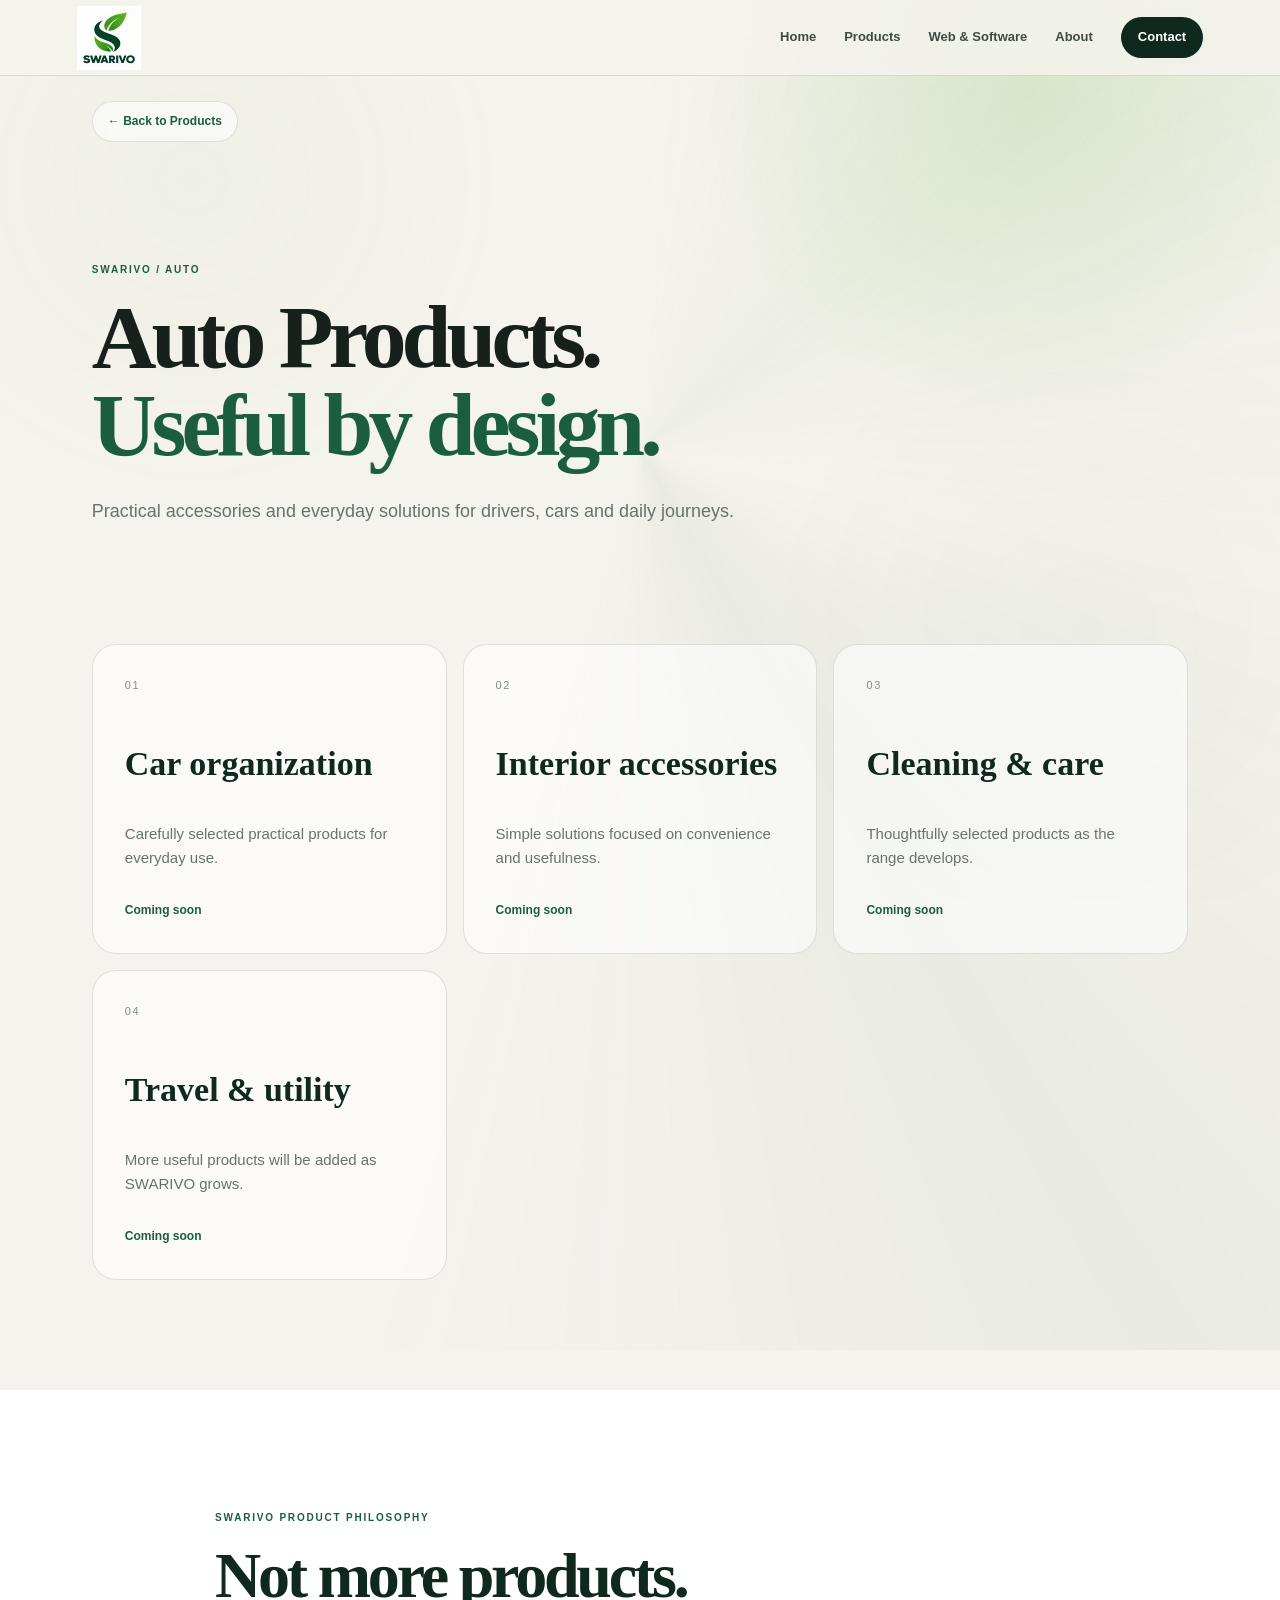
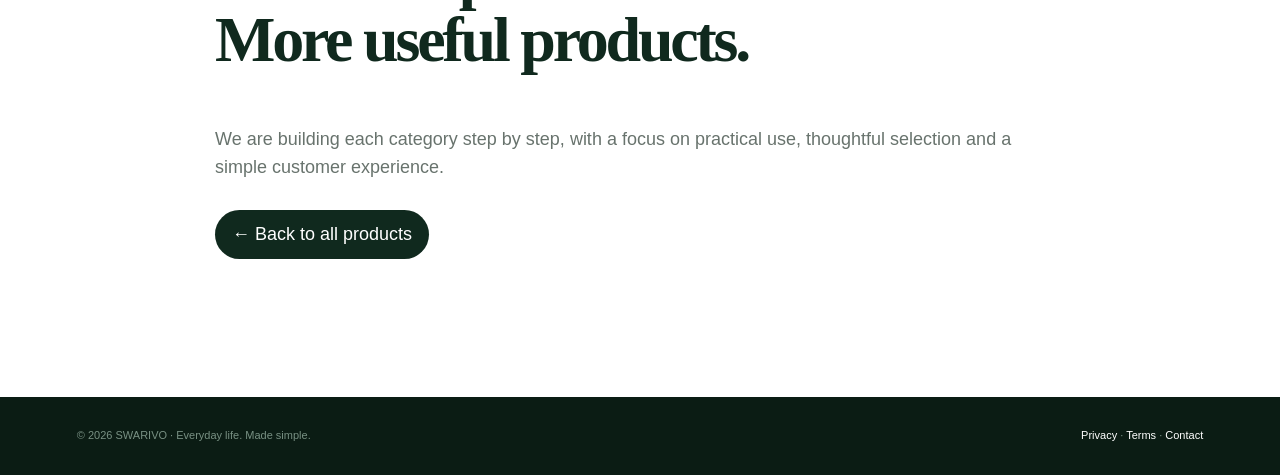
<file: auto-products.html>
<!doctype html><html lang="en"><head>
<meta http-equiv="Content-Security-Policy" content="default-src 'self'; base-uri 'self'; object-src 'none'; frame-ancestors 'none'; form-action 'self'; script-src 'self' 'unsafe-inline'; style-src 'self' 'unsafe-inline' https://fonts.googleapis.com; font-src 'self' https://fonts.gstatic.com data:; img-src 'self' data: https:; connect-src 'self'; media-src 'self' https:; upgrade-insecure-requests">
<meta http-equiv="Referrer-Policy" content="strict-origin-when-cross-origin">
<meta http-equiv="X-Content-Type-Options" content="nosniff"><meta charset="utf-8"><meta name="viewport" content="width=device-width,initial-scale=1"><title>Auto Products — SWARIVO</title><link rel="canonical" href="https://www.swarivo.in/auto-products.html"><meta name="description" content="Practical accessories and everyday solutions for drivers, cars and daily journeys."><link rel="icon" href="/swarivo-icon.svg"><link rel="stylesheet" href="/site.css?v=nav-active-3"><style>
/* SWARIVO shared mobile/tablet header */
@media (max-width:760px){
nav .links{display:none!important}
.mobile-menu-toggle{display:flex!important;width:42px;height:42px;flex:0 0 42px;align-items:center;justify-content:center;flex-direction:column;gap:5px;border:1px solid rgba(16,41,30,.12);border-radius:12px;background:rgba(255,255,255,.82);padding:9px;cursor:pointer}
.mobile-menu-toggle span{display:block;width:18px;height:1.5px;background:var(--forest);transition:transform .22s ease,opacity .18s ease}
.mobile-menu-toggle.is-open span:nth-child(1){transform:translateY(6.5px) rotate(45deg)}
.mobile-menu-toggle.is-open span:nth-child(2){opacity:0}
.mobile-menu-toggle.is-open span:nth-child(3){transform:translateY(-6.5px) rotate(-45deg)}
.mobile-nav-drawer{position:fixed;inset:0;background:rgba(8,23,16,.28);backdrop-filter:blur(8px);-webkit-backdrop-filter:blur(8px);opacity:0;visibility:hidden;pointer-events:none;transition:opacity .22s ease;z-index:60}
.mobile-nav-drawer.is-open{opacity:1;visibility:visible;pointer-events:auto}
.mobile-nav-card{position:absolute;top:0;right:0;width:min(88vw,380px);height:100%;background:var(--cream);padding:92px 26px 28px;box-shadow:-25px 0 70px rgba(8,23,16,.18);transform:translateX(100%);transition:transform .32s cubic-bezier(.2,.75,.2,1);overflow:auto}
.mobile-nav-drawer.is-open .mobile-nav-card{transform:translateX(0)}
.mobile-nav-close{position:absolute;top:20px;right:20px;border:1px solid var(--line);background:#fff;border-radius:12px;width:42px;height:42px;font-size:24px;line-height:1;cursor:pointer;color:var(--forest)}
.mobile-nav-label{text-transform:uppercase;letter-spacing:.2em;font-size:10px;font-weight:800;color:var(--green);margin-bottom:16px}
.mobile-nav-link{display:flex;align-items:center;justify-content:space-between;width:100%;padding:20px 2px;border-bottom:1px solid var(--line);text-decoration:none;color:var(--forest);font:700 21px/1.2 Manrope,Arial,sans-serif}
.mobile-nav-link span{font-size:18px;color:#89958e;transition:transform .2s ease}
.mobile-nav-link:hover span{transform:translateX(5px)}
body.menu-open{overflow:hidden}
}
@media (max-width:430px){
.mobile-menu-toggle{width:40px;height:40px;flex-basis:40px;border-radius:11px}
.mobile-nav-card{width:min(92vw,360px);padding-left:22px;padding-right:22px}
.mobile-nav-link{font-size:19px;padding:18px 2px}
}
@media (min-width:761px){.mobile-menu-toggle,.mobile-nav-drawer{display:none!important}}
</style>

<style id="swarivo-final-header-consistency">
/* SWARIVO final responsive header — shared across all main pages */
@media (max-width:760px){
  body{padding-top:78px!important}
  nav{position:fixed!important;top:8px!important;left:10px!important;right:10px!important;width:auto!important;height:62px!important;min-height:62px!important;padding:7px 10px!important;display:flex!important;align-items:center!important;justify-content:space-between!important;gap:10px!important;background:rgba(255,255,255,.98)!important;border:1px solid rgba(16,41,30,.09)!important;border-radius:16px!important;box-shadow:0 7px 24px rgba(16,41,30,.10)!important;backdrop-filter:blur(18px)!important;-webkit-backdrop-filter:blur(18px)!important;z-index:1000!important}
  nav .brand{width:94px!important;height:48px!important;flex:0 0 94px!important;display:flex!important;align-items:center!important;padding:0!important}
  nav .brand-logo{width:94px!important;height:48px!important;max-width:94px!important;max-height:48px!important;object-fit:contain!important;object-position:left center!important}
  nav .links{display:none!important}
  .mobile-menu-toggle{display:flex!important;width:42px!important;height:42px!important;flex:0 0 42px!important;align-items:center!important;justify-content:center!important;flex-direction:column!important;gap:5px!important;border:1px solid rgba(16,41,30,.12)!important;border-radius:12px!important;background:#fff!important;padding:9px!important;cursor:pointer!important;z-index:1002!important}
  .mobile-menu-toggle span{display:block!important;width:18px!important;height:1.5px!important;background:#10291e!important;transition:transform .22s ease,opacity .18s ease!important}
  .mobile-nav-drawer{position:fixed!important;inset:0!important;background:rgba(8,23,16,.34)!important;backdrop-filter:blur(7px)!important;-webkit-backdrop-filter:blur(7px)!important;opacity:0!important;visibility:hidden!important;pointer-events:none!important;transition:opacity .22s ease!important;z-index:2000!important}
  .mobile-nav-drawer.is-open{opacity:1!important;visibility:visible!important;pointer-events:auto!important}
  .mobile-nav-card{position:absolute!important;top:0!important;right:0!important;width:min(88vw,380px)!important;height:100%!important;background:#f5f3ed!important;opacity:1!important;padding:92px 26px 28px!important;box-shadow:-25px 0 70px rgba(8,23,16,.22)!important;transform:translateX(100%)!important;transition:transform .32s cubic-bezier(.2,.75,.2,1)!important;overflow:auto!important}
  .mobile-nav-drawer.is-open .mobile-nav-card{transform:translateX(0)!important}
  .mobile-nav-close{position:absolute!important;top:20px!important;right:20px!important;border:1px solid rgba(16,41,30,.12)!important;background:#fff!important;border-radius:12px!important;width:42px!important;height:42px!important;font-size:24px!important;line-height:1!important;cursor:pointer!important;color:#10291e!important}
  .mobile-nav-label{text-transform:uppercase!important;letter-spacing:.2em!important;font-size:10px!important;font-weight:800!important;color:#1b5e3f!important;margin-bottom:16px!important}
  .mobile-nav-link{display:flex!important;align-items:center!important;justify-content:space-between!important;width:100%!important;padding:20px 2px!important;border-bottom:1px solid rgba(16,41,30,.12)!important;text-decoration:none!important;color:#10291e!important;font:700 21px/1.2 Manrope,Arial,sans-serif!important;background:transparent!important}
  .mobile-nav-link span{font-size:18px!important;color:#89958e!important}
  body.menu-open{overflow:hidden!important}
}
@media (max-width:430px){
  body{padding-top:72px!important}
  nav{top:6px!important;left:7px!important;right:7px!important;height:58px!important;min-height:58px!important;padding:6px 8px!important;border-radius:14px!important;gap:7px!important}
  nav .brand,nav .brand-logo{width:82px!important;height:44px!important;max-width:82px!important;max-height:44px!important;flex-basis:82px!important}
  .mobile-menu-toggle{width:40px!important;height:40px!important;flex-basis:40px!important;border-radius:11px!important}
  .mobile-nav-card{width:min(92vw,360px)!important;padding-left:22px!important;padding-right:22px!important}
  .mobile-nav-link{font-size:19px!important;padding:18px 2px!important}
}
@media (min-width:761px){.mobile-menu-toggle,.mobile-nav-drawer{display:none!important}}
</style></head><body><div class="bg"></div><nav><a class="brand" href="/" aria-label="SWARIVO home"><img class="brand-logo" src="/swarivo-logo.svg?v=header-exact-3" alt="SWARIVO"></a><div class="links"><a href="/">Home</a><a href="/products.html">Products</a><a href="/services.html">Web &amp; Software</a><a href="/#about">About</a><a class="pill" href="/#contact">Contact</a></div><button class="mobile-menu-toggle" type="button" aria-label="Open navigation menu" aria-expanded="false"><span></span><span></span><span></span></button></nav><main><div class="page-back"><a href="/products.html">← Back to Products</a></div><section class="page-hero"><div class="eyebrow">SWARIVO / AUTO</div><h1>Auto Products.<br><em>Useful by design.</em></h1><p>Practical accessories and everyday solutions for drivers, cars and daily journeys.</p></section><section class="category-grid"><div class="cat"><span>01</span><h2>Car organization</h2><p>Carefully selected practical products for everyday use.</p><b>Coming soon</b></div><div class="cat"><span>02</span><h2>Interior accessories</h2><p>Simple solutions focused on convenience and usefulness.</p><b>Coming soon</b></div><div class="cat"><span>03</span><h2>Cleaning & care</h2><p>Thoughtfully selected products as the range develops.</p><b>Coming soon</b></div><div class="cat"><span>04</span><h2>Travel & utility</h2><p>More useful products will be added as SWARIVO grows.</p><b>Coming soon</b></div></section><section class="statement"><div class="eyebrow">SWARIVO PRODUCT PHILOSOPHY</div><h2>Not more products.<br>More useful products.</h2><p>We are building each category step by step, with a focus on practical use, thoughtful selection and a simple customer experience.</p><p><a class="cta" href="/products.html">← Back to all products</a></p></section></main><footer><span>© 2026 SWARIVO · Everyday life. Made simple.</span><span><a href="/privacy-policy.html">Privacy</a> · <a href="/terms.html">Terms</a> · <a href="/contact.html">Contact</a></span></footer>
<script src="/mobile-nav.js?v=2" defer></script>
</body></html>
</file>
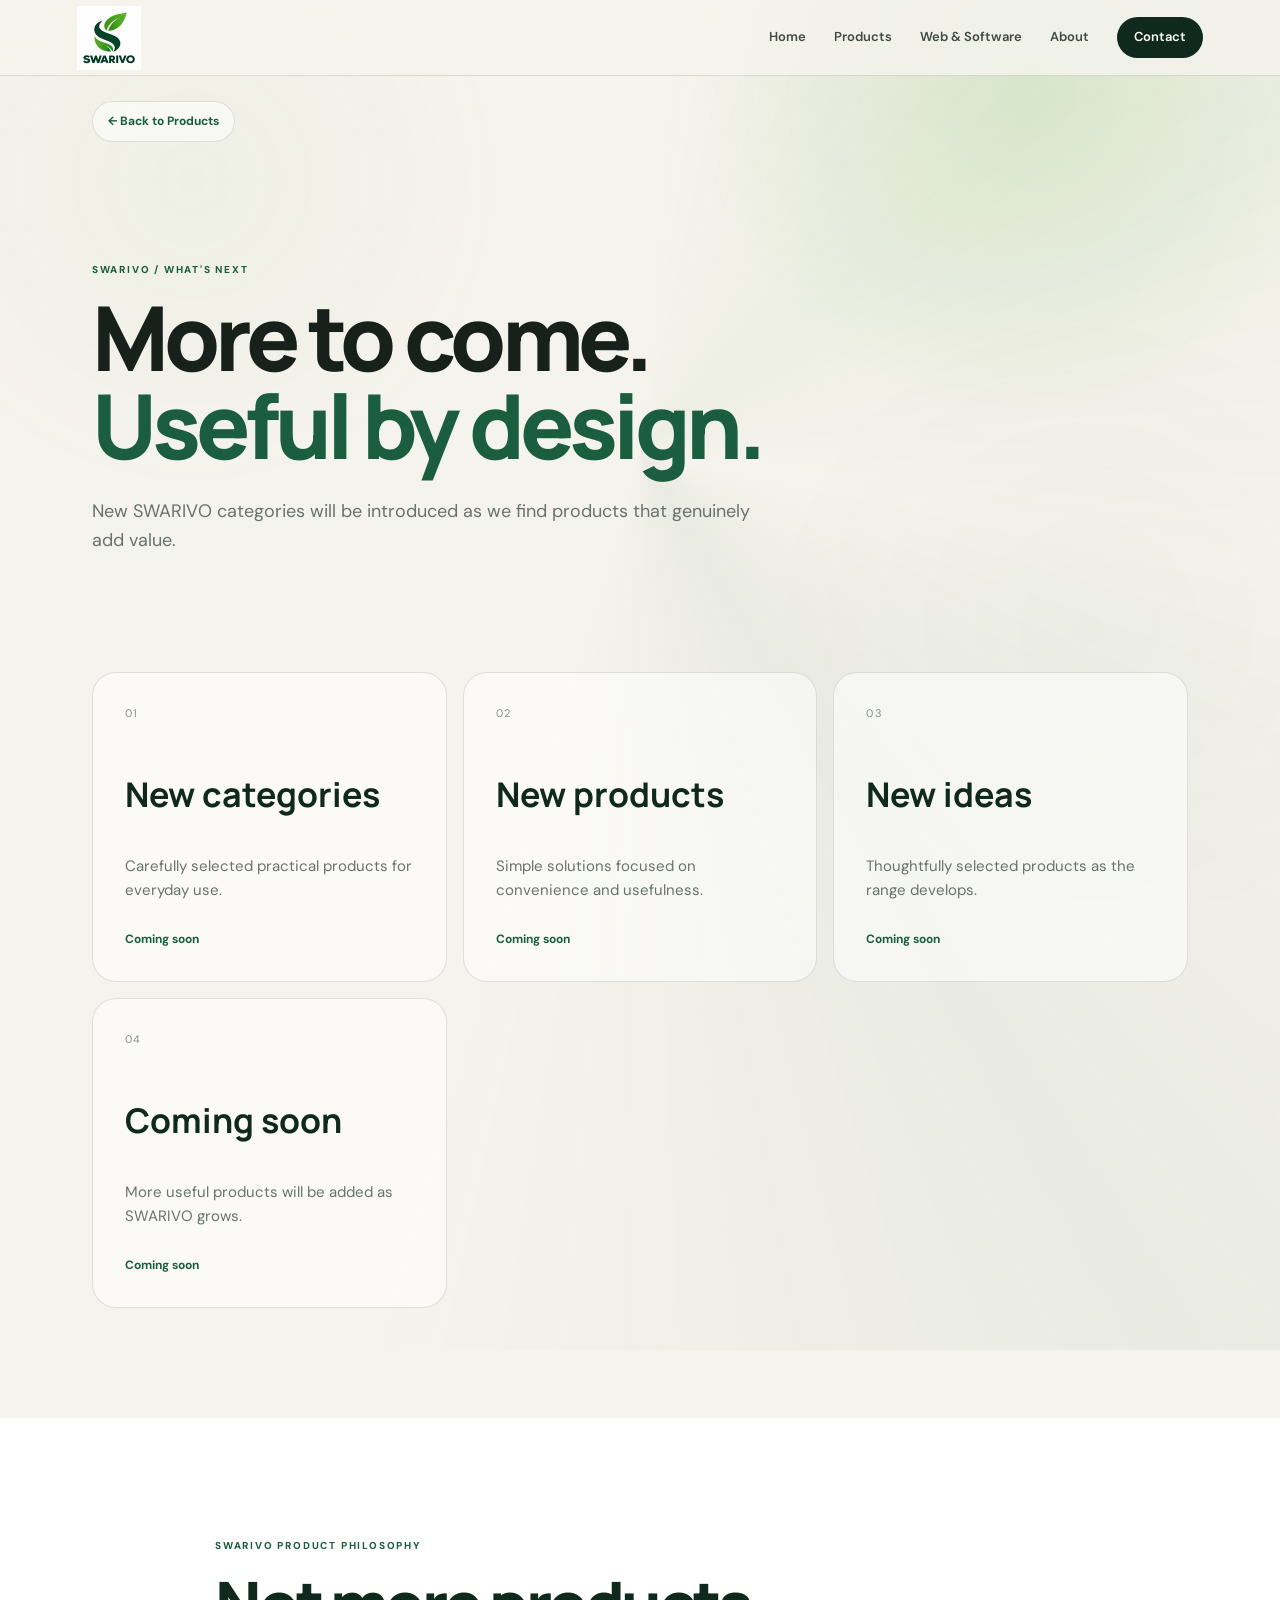
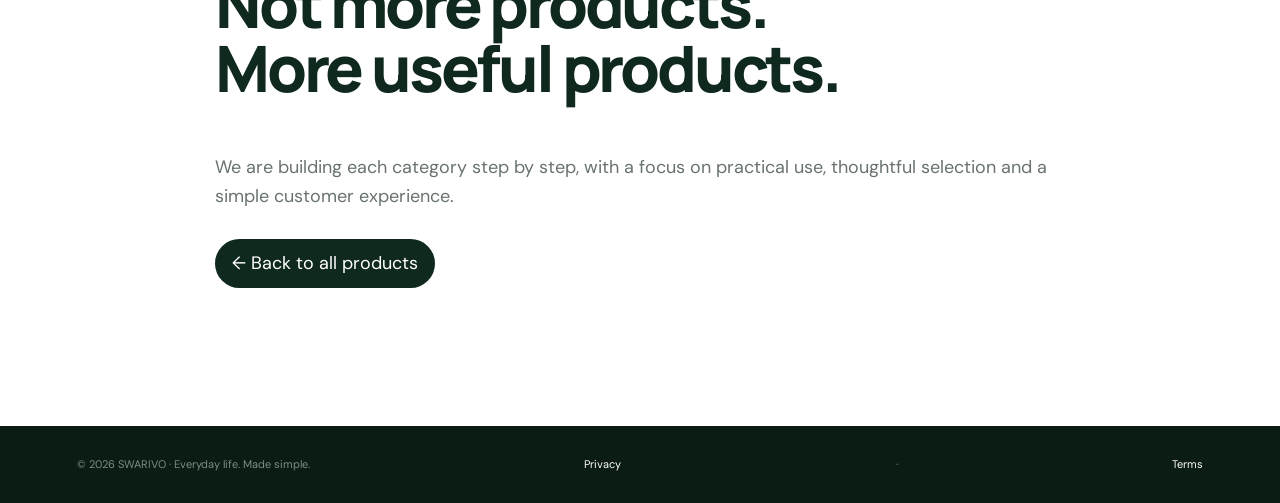
<file: coming-soon.html>
<!doctype html><html lang="en"><head><meta charset="utf-8"><meta name="viewport" content="width=device-width,initial-scale=1"><title>More to come — SWARIVO</title><link rel="canonical" href="https://www.swarivo.in/coming-soon.html"><meta name="description" content="New SWARIVO categories will be introduced as we find products that genuinely add value."><link rel="icon" href="/swarivo-icon.svg"><link rel="stylesheet" href="/site.css?v=nav-active-3"><style>
/* SWARIVO shared mobile/tablet header */
@media (max-width:760px){
nav .links{display:none!important}
.mobile-menu-toggle{display:flex!important;width:42px;height:42px;flex:0 0 42px;align-items:center;justify-content:center;flex-direction:column;gap:5px;border:1px solid rgba(16,41,30,.12);border-radius:12px;background:rgba(255,255,255,.82);padding:9px;cursor:pointer}
.mobile-menu-toggle span{display:block;width:18px;height:1.5px;background:var(--forest);transition:transform .22s ease,opacity .18s ease}
.mobile-menu-toggle.is-open span:nth-child(1){transform:translateY(6.5px) rotate(45deg)}
.mobile-menu-toggle.is-open span:nth-child(2){opacity:0}
.mobile-menu-toggle.is-open span:nth-child(3){transform:translateY(-6.5px) rotate(-45deg)}
.mobile-nav-drawer{position:fixed;inset:0;background:rgba(8,23,16,.28);backdrop-filter:blur(8px);-webkit-backdrop-filter:blur(8px);opacity:0;visibility:hidden;pointer-events:none;transition:opacity .22s ease;z-index:60}
.mobile-nav-drawer.is-open{opacity:1;visibility:visible;pointer-events:auto}
.mobile-nav-card{position:absolute;top:0;right:0;width:min(88vw,380px);height:100%;background:var(--cream);padding:92px 26px 28px;box-shadow:-25px 0 70px rgba(8,23,16,.18);transform:translateX(100%);transition:transform .32s cubic-bezier(.2,.75,.2,1);overflow:auto}
.mobile-nav-drawer.is-open .mobile-nav-card{transform:translateX(0)}
.mobile-nav-close{position:absolute;top:20px;right:20px;border:1px solid var(--line);background:#fff;border-radius:12px;width:42px;height:42px;font-size:24px;line-height:1;cursor:pointer;color:var(--forest)}
.mobile-nav-label{text-transform:uppercase;letter-spacing:.2em;font-size:10px;font-weight:800;color:var(--green);margin-bottom:16px}
.mobile-nav-link{display:flex;align-items:center;justify-content:space-between;width:100%;padding:20px 2px;border-bottom:1px solid var(--line);text-decoration:none;color:var(--forest);font:700 21px/1.2 Manrope,Arial,sans-serif}
.mobile-nav-link span{font-size:18px;color:#89958e;transition:transform .2s ease}
.mobile-nav-link:hover span{transform:translateX(5px)}
body.menu-open{overflow:hidden}
}
@media (max-width:430px){
.mobile-menu-toggle{width:40px;height:40px;flex-basis:40px;border-radius:11px}
.mobile-nav-card{width:min(92vw,360px);padding-left:22px;padding-right:22px}
.mobile-nav-link{font-size:19px;padding:18px 2px}
}
@media (min-width:761px){.mobile-menu-toggle,.mobile-nav-drawer{display:none!important}}
</style>

<style id="swarivo-final-header-consistency">
/* SWARIVO final responsive header — shared across all main pages */
@media (max-width:760px){
  body{padding-top:78px!important}
  nav{position:fixed!important;top:8px!important;left:10px!important;right:10px!important;width:auto!important;height:62px!important;min-height:62px!important;padding:7px 10px!important;display:flex!important;align-items:center!important;justify-content:space-between!important;gap:10px!important;background:rgba(255,255,255,.98)!important;border:1px solid rgba(16,41,30,.09)!important;border-radius:16px!important;box-shadow:0 7px 24px rgba(16,41,30,.10)!important;backdrop-filter:blur(18px)!important;-webkit-backdrop-filter:blur(18px)!important;z-index:1000!important}
  nav .brand{width:94px!important;height:48px!important;flex:0 0 94px!important;display:flex!important;align-items:center!important;padding:0!important}
  nav .brand-logo{width:94px!important;height:48px!important;max-width:94px!important;max-height:48px!important;object-fit:contain!important;object-position:left center!important}
  nav .links{display:none!important}
  .mobile-menu-toggle{display:flex!important;width:42px!important;height:42px!important;flex:0 0 42px!important;align-items:center!important;justify-content:center!important;flex-direction:column!important;gap:5px!important;border:1px solid rgba(16,41,30,.12)!important;border-radius:12px!important;background:#fff!important;padding:9px!important;cursor:pointer!important;z-index:1002!important}
  .mobile-menu-toggle span{display:block!important;width:18px!important;height:1.5px!important;background:#10291e!important;transition:transform .22s ease,opacity .18s ease!important}
  .mobile-nav-drawer{position:fixed!important;inset:0!important;background:rgba(8,23,16,.34)!important;backdrop-filter:blur(7px)!important;-webkit-backdrop-filter:blur(7px)!important;opacity:0!important;visibility:hidden!important;pointer-events:none!important;transition:opacity .22s ease!important;z-index:2000!important}
  .mobile-nav-drawer.is-open{opacity:1!important;visibility:visible!important;pointer-events:auto!important}
  .mobile-nav-card{position:absolute!important;top:0!important;right:0!important;width:min(88vw,380px)!important;height:100%!important;background:#f5f3ed!important;opacity:1!important;padding:92px 26px 28px!important;box-shadow:-25px 0 70px rgba(8,23,16,.22)!important;transform:translateX(100%)!important;transition:transform .32s cubic-bezier(.2,.75,.2,1)!important;overflow:auto!important}
  .mobile-nav-drawer.is-open .mobile-nav-card{transform:translateX(0)!important}
  .mobile-nav-close{position:absolute!important;top:20px!important;right:20px!important;border:1px solid rgba(16,41,30,.12)!important;background:#fff!important;border-radius:12px!important;width:42px!important;height:42px!important;font-size:24px!important;line-height:1!important;cursor:pointer!important;color:#10291e!important}
  .mobile-nav-label{text-transform:uppercase!important;letter-spacing:.2em!important;font-size:10px!important;font-weight:800!important;color:#1b5e3f!important;margin-bottom:16px!important}
  .mobile-nav-link{display:flex!important;align-items:center!important;justify-content:space-between!important;width:100%!important;padding:20px 2px!important;border-bottom:1px solid rgba(16,41,30,.12)!important;text-decoration:none!important;color:#10291e!important;font:700 21px/1.2 Manrope,Arial,sans-serif!important;background:transparent!important}
  .mobile-nav-link span{font-size:18px!important;color:#89958e!important}
  body.menu-open{overflow:hidden!important}
}
@media (max-width:430px){
  body{padding-top:72px!important}
  nav{top:6px!important;left:7px!important;right:7px!important;height:58px!important;min-height:58px!important;padding:6px 8px!important;border-radius:14px!important;gap:7px!important}
  nav .brand,nav .brand-logo{width:82px!important;height:44px!important;max-width:82px!important;max-height:44px!important;flex-basis:82px!important}
  .mobile-menu-toggle{width:40px!important;height:40px!important;flex-basis:40px!important;border-radius:11px!important}
  .mobile-nav-card{width:min(92vw,360px)!important;padding-left:22px!important;padding-right:22px!important}
  .mobile-nav-link{font-size:19px!important;padding:18px 2px!important}
}
@media (min-width:761px){.mobile-menu-toggle,.mobile-nav-drawer{display:none!important}}
</style></head><body><div class="bg"></div><nav><a class="brand" href="/" aria-label="SWARIVO home"><img class="brand-logo" src="/swarivo-logo.svg?v=header-exact-3" alt="SWARIVO"></a><div class="links"><a href="/">Home</a><a href="/products.html">Products</a><a href="/services.html">Web &amp; Software</a><a href="/#about">About</a><a class="pill" href="/#contact">Contact</a></div><button class="mobile-menu-toggle" type="button" aria-label="Open navigation menu" aria-expanded="false"><span></span><span></span><span></span></button></nav><main><div class="page-back"><a href="/products.html">← Back to Products</a></div><section class="page-hero"><div class="eyebrow">SWARIVO / WHAT'S NEXT</div><h1>More to come.<br><em>Useful by design.</em></h1><p>New SWARIVO categories will be introduced as we find products that genuinely add value.</p></section><section class="category-grid"><div class="cat"><span>01</span><h2>New categories</h2><p>Carefully selected practical products for everyday use.</p><b>Coming soon</b></div><div class="cat"><span>02</span><h2>New products</h2><p>Simple solutions focused on convenience and usefulness.</p><b>Coming soon</b></div><div class="cat"><span>03</span><h2>New ideas</h2><p>Thoughtfully selected products as the range develops.</p><b>Coming soon</b></div><div class="cat"><span>04</span><h2>Coming soon</h2><p>More useful products will be added as SWARIVO grows.</p><b>Coming soon</b></div></section><section class="statement"><div class="eyebrow">SWARIVO PRODUCT PHILOSOPHY</div><h2>Not more products.<br>More useful products.</h2><p>We are building each category step by step, with a focus on practical use, thoughtful selection and a simple customer experience.</p><p><a class="cta" href="/products.html">← Back to all products</a></p></section></main><footer>© 2026 SWARIVO · Everyday life. Made simple. <a href="/privacy-policy.html">Privacy</a> · <a href="/terms.html">Terms</a></footer>
<script src="/mobile-nav.js?v=2" defer></script>
</body></html>
</file>
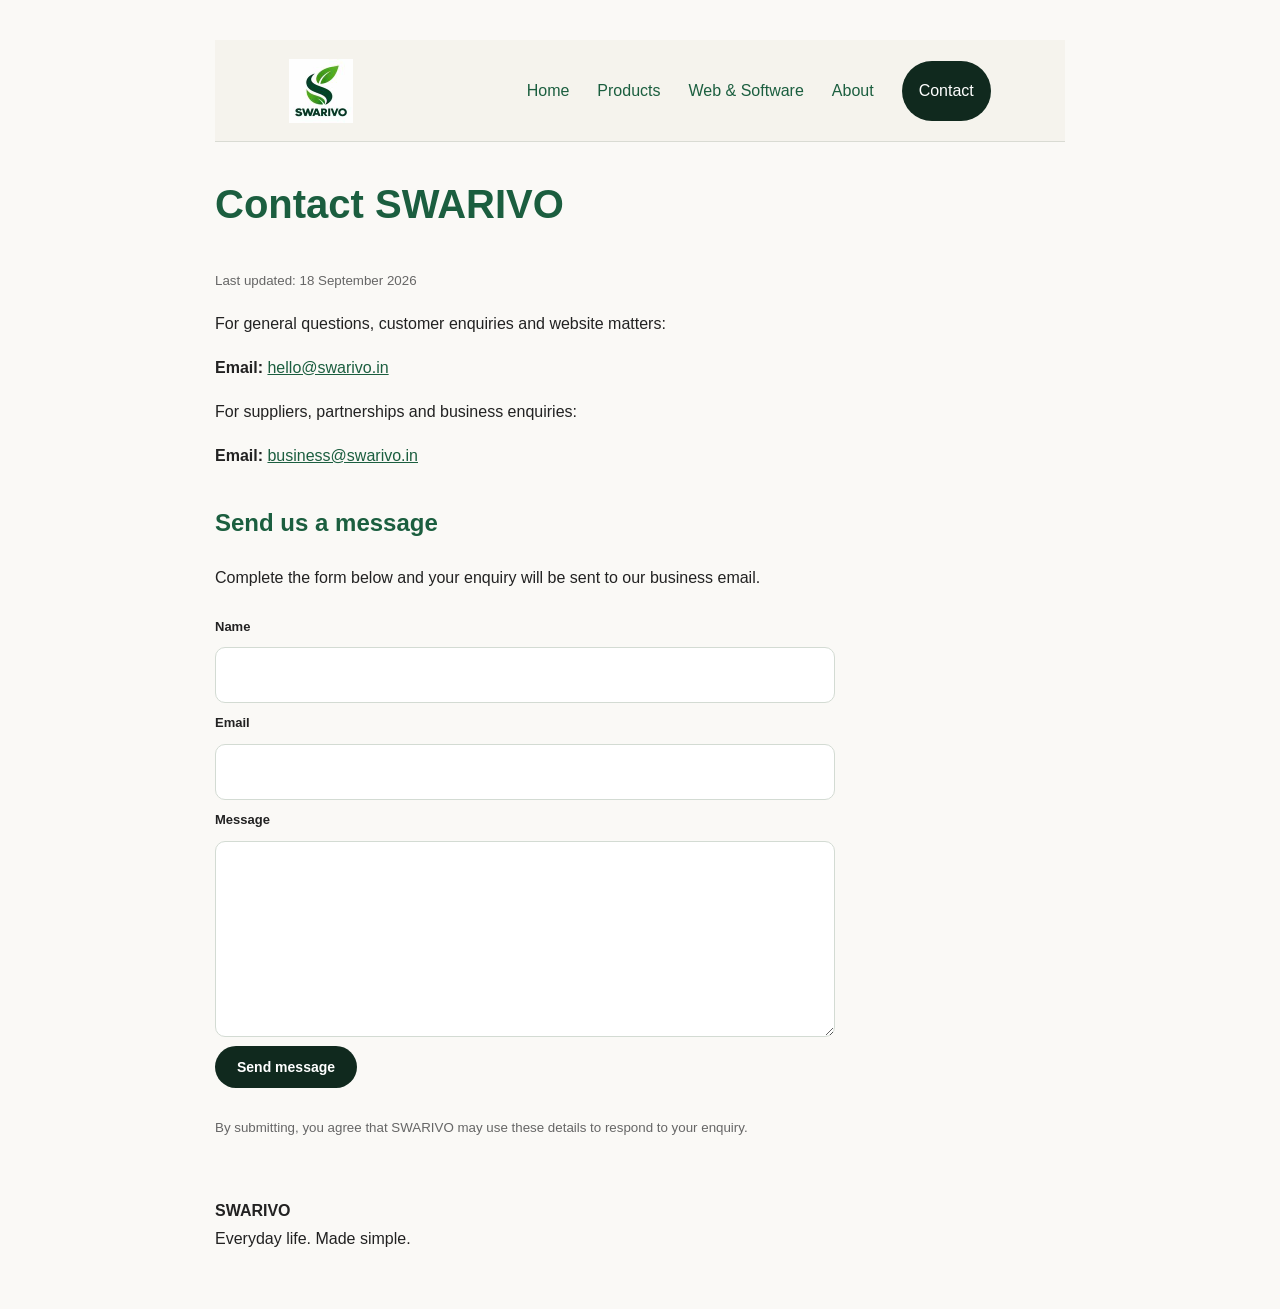
<file: contact.html>
<!doctype html><html lang="en"><head>
<meta http-equiv="Content-Security-Policy" content="default-src 'self'; base-uri 'self'; object-src 'none'; frame-ancestors 'none'; form-action 'self' https://formsubmit.co; script-src 'self' 'unsafe-inline'; style-src 'self' 'unsafe-inline' https://fonts.googleapis.com; font-src 'self' https://fonts.gstatic.com data:; img-src 'self' data: https:; connect-src 'self' https://formsubmit.co; media-src 'self' https:; upgrade-insecure-requests">
<meta http-equiv="Referrer-Policy" content="strict-origin-when-cross-origin">
<meta http-equiv="X-Content-Type-Options" content="nosniff"><meta charset="utf-8"><meta name="viewport" content="width=device-width,initial-scale=1"><title>Contact SWARIVO — SWARIVO</title><link rel="canonical" href="https://www.swarivo.in/contact.html"><meta name="description" content="Contact SWARIVO for customer enquiries, suppliers, partnerships and business matters."><meta name="theme-color" content="#10291e"><link rel="preconnect" href="https://fonts.googleapis.com"><link rel="preconnect" href="https://fonts.gstatic.com" crossorigin><link href="https://fonts.googleapis.com/css2?family=Poppins:wght@400;500;600;700;800&display=swap" rel="stylesheet"><style>body{font-family:Poppins,Arial,sans-serif;max-width:850px;margin:auto;padding:40px 22px;line-height:1.75;color:#222;background:#faf9f6}a{color:#1B5E3F}h1,h2{color:#1B5E3F}h1{font-size:40px}h2{margin-top:32px}nav{margin-bottom:38px}small{color:#666}</style>
<style id="swarivo-mobile-header">
@media (max-width:760px){
.mobile-menu-toggle{display:flex!important;align-items:center;justify-content:center;flex-direction:column;gap:5px;width:44px;height:44px;padding:0;border:0;background:transparent;cursor:pointer;z-index:1002}
.mobile-menu-toggle span{display:block;width:22px;height:2px;border-radius:2px;background:currentColor;transition:transform .2s ease,opacity .2s ease}
.mobile-menu-toggle[aria-expanded="true"] span:nth-child(1){transform:translateY(7px) rotate(45deg)}
.mobile-menu-toggle[aria-expanded="true"] span:nth-child(2){opacity:0}
.mobile-menu-toggle[aria-expanded="true"] span:nth-child(3){transform:translateY(-7px) rotate(-45deg)}
.mobile-nav-drawer{position:fixed;inset:0;z-index:1001;background:rgba(0,0,0,.38);backdrop-filter:blur(4px);opacity:0;visibility:hidden;pointer-events:none;transition:opacity .22s ease,visibility .22s ease}
.mobile-nav-drawer.is-open{opacity:1;visibility:visible;pointer-events:auto}
.mobile-nav-card{position:absolute;top:0;right:0;width:min(88vw,380px);height:100%;padding:86px 24px 28px;background:#fff;box-shadow:-18px 0 50px rgba(0,0,0,.18);transform:translateX(100%);transition:transform .28s ease;overflow:auto}
.mobile-nav-drawer.is-open .mobile-nav-card{transform:translateX(0)}
.mobile-nav-close{position:absolute;top:20px;right:20px;width:40px;height:40px;border:0;background:transparent;font-size:28px;line-height:1;cursor:pointer}
.mobile-nav-label{margin:0 0 16px;font-size:12px;font-weight:700;letter-spacing:.14em;text-transform:uppercase;opacity:.55}
.mobile-nav-link{display:block;padding:15px 4px;border-bottom:1px solid rgba(0,0,0,.08);font-size:18px;font-weight:600;color:inherit;text-decoration:none}
body.menu-open{overflow:hidden}
}
@media (max-width:430px){.mobile-nav-card{width:92vw;padding-left:20px;padding-right:20px}}
@media (min-width:761px){.mobile-menu-toggle,.mobile-nav-drawer{display:none!important}}
</style>
<style id="swarivo-final-header-consistency">
/* SWARIVO final responsive header — shared across all main pages */
@media (max-width:760px){
  body{padding-top:78px!important}
  nav{position:fixed!important;top:8px!important;left:10px!important;right:10px!important;width:auto!important;height:62px!important;min-height:62px!important;padding:7px 10px!important;display:flex!important;align-items:center!important;justify-content:space-between!important;gap:10px!important;background:rgba(255,255,255,.98)!important;border:1px solid rgba(16,41,30,.09)!important;border-radius:16px!important;box-shadow:0 7px 24px rgba(16,41,30,.10)!important;backdrop-filter:blur(18px)!important;-webkit-backdrop-filter:blur(18px)!important;z-index:1000!important}
  nav .brand{width:94px!important;height:48px!important;flex:0 0 94px!important;display:flex!important;align-items:center!important;padding:0!important}
  nav .brand-logo{width:94px!important;height:48px!important;max-width:94px!important;max-height:48px!important;object-fit:contain!important;object-position:left center!important}
  nav .links{display:none!important}
  .mobile-menu-toggle{display:flex!important;width:42px!important;height:42px!important;flex:0 0 42px!important;align-items:center!important;justify-content:center!important;flex-direction:column!important;gap:5px!important;border:1px solid rgba(16,41,30,.12)!important;border-radius:12px!important;background:#fff!important;padding:9px!important;cursor:pointer!important;z-index:1002!important}
  .mobile-menu-toggle span{display:block!important;width:18px!important;height:1.5px!important;background:#10291e!important;transition:transform .22s ease,opacity .18s ease!important}
  .mobile-nav-drawer{position:fixed!important;inset:0!important;background:rgba(8,23,16,.34)!important;backdrop-filter:blur(7px)!important;-webkit-backdrop-filter:blur(7px)!important;opacity:0!important;visibility:hidden!important;pointer-events:none!important;transition:opacity .22s ease!important;z-index:2000!important}
  .mobile-nav-drawer.is-open{opacity:1!important;visibility:visible!important;pointer-events:auto!important}
  .mobile-nav-card{position:absolute!important;top:0!important;right:0!important;width:min(88vw,380px)!important;height:100%!important;background:#f5f3ed!important;opacity:1!important;padding:92px 26px 28px!important;box-shadow:-25px 0 70px rgba(8,23,16,.22)!important;transform:translateX(100%)!important;transition:transform .32s cubic-bezier(.2,.75,.2,1)!important;overflow:auto!important}
  .mobile-nav-drawer.is-open .mobile-nav-card{transform:translateX(0)!important}
  .mobile-nav-close{position:absolute!important;top:20px!important;right:20px!important;border:1px solid rgba(16,41,30,.12)!important;background:#fff!important;border-radius:12px!important;width:42px!important;height:42px!important;font-size:24px!important;line-height:1!important;cursor:pointer!important;color:#10291e!important}
  .mobile-nav-label{text-transform:uppercase!important;letter-spacing:.2em!important;font-size:10px!important;font-weight:800!important;color:#1b5e3f!important;margin-bottom:16px!important}
  .mobile-nav-link{display:flex!important;align-items:center!important;justify-content:space-between!important;width:100%!important;padding:20px 2px!important;border-bottom:1px solid rgba(16,41,30,.12)!important;text-decoration:none!important;color:#10291e!important;font:700 21px/1.2 Manrope,Arial,sans-serif!important;background:transparent!important}
  .mobile-nav-link span{font-size:18px!important;color:#89958e!important}
  body.menu-open{overflow:hidden!important}
}
@media (max-width:430px){
  body{padding-top:72px!important}
  nav{top:6px!important;left:7px!important;right:7px!important;height:58px!important;min-height:58px!important;padding:6px 8px!important;border-radius:14px!important;gap:7px!important}
  nav .brand,nav .brand-logo{width:82px!important;height:44px!important;max-width:82px!important;max-height:44px!important;flex-basis:82px!important}
  .mobile-menu-toggle{width:40px!important;height:40px!important;flex-basis:40px!important;border-radius:11px!important}
  .mobile-nav-card{width:min(92vw,360px)!important;padding-left:22px!important;padding-right:22px!important}
  .mobile-nav-link{font-size:19px!important;padding:18px 2px!important}
}
@media (min-width:761px){.mobile-menu-toggle,.mobile-nav-drawer{display:none!important}}
</style><style id="swarivo-universal-header">
nav{height:102px!important;min-height:102px!important;margin:0!important;padding:0 clamp(28px,5.8vw,90px)!important;display:flex!important;align-items:center!important;justify-content:space-between!important;background:rgba(245,243,237,.96)!important;border-bottom:1px solid rgba(16,41,30,.12)!important;box-sizing:border-box!important}
nav .brand{width:64px!important;height:64px!important;flex:0 0 64px!important;display:flex!important;align-items:center!important;justify-content:center!important;overflow:hidden!important;padding:0!important;margin:0!important}
nav .brand-logo{display:block!important;width:64px!important;height:64px!important;max-width:64px!important;max-height:64px!important;object-fit:contain!important;object-position:center!important}
@media(min-width:761px){nav .links{display:flex!important;align-items:center!important;gap:28px!important}}
nav .links a{min-height:40px!important;display:inline-flex!important;align-items:center!important;justify-content:center!important;text-decoration:none!important}
@media(max-width:760px){nav{position:fixed!important;top:8px!important;left:10px!important;right:10px!important;width:auto!important;height:62px!important;min-height:62px!important;padding:7px 10px!important;border-radius:16px!important;box-shadow:0 7px 24px rgba(16,41,30,.10)!important;z-index:1000!important}body{padding-top:78px!important}nav .brand{width:48px!important;height:48px!important;flex-basis:48px!important}nav .brand-logo{width:48px!important;height:48px!important;max-width:48px!important;max-height:48px!important}.mobile-menu-toggle{display:flex!important;width:42px!important;height:42px!important;flex:0 0 42px!important;align-items:center!important;justify-content:center!important;flex-direction:column!important;gap:5px!important;border:1px solid rgba(16,41,30,.12)!important;border-radius:12px!important;background:#fff!important;padding:9px!important}.mobile-menu-toggle span{display:block!important;width:18px!important;height:1.5px!important;background:#10291e!important}.links{display:none!important}}
@media(min-width:761px){.mobile-menu-toggle{display:none!important}}
</style><style id="swarivo-mobile-drawer">
@media(max-width:760px){
.mobile-nav-drawer{position:fixed!important;inset:0!important;background:rgba(8,23,16,.34)!important;backdrop-filter:blur(7px)!important;-webkit-backdrop-filter:blur(7px)!important;opacity:0!important;visibility:hidden!important;pointer-events:none!important;transition:opacity .22s ease!important;z-index:2000!important}
.mobile-nav-drawer.is-open{opacity:1!important;visibility:visible!important;pointer-events:auto!important}
.mobile-nav-card{position:absolute!important;top:0!important;right:0!important;width:min(88vw,380px)!important;height:100%!important;background:#f5f3ed!important;padding:92px 26px 28px!important;box-shadow:-25px 0 70px rgba(8,23,16,.22)!important;transform:translateX(100%)!important;transition:transform .32s cubic-bezier(.2,.75,.2,1)!important;overflow:auto!important}
.mobile-nav-drawer.is-open .mobile-nav-card{transform:translateX(0)!important}
.mobile-nav-close{position:absolute!important;top:20px!important;right:20px!important;border:1px solid rgba(16,41,30,.12)!important;background:#fff!important;border-radius:12px!important;width:42px!important;height:42px!important;font-size:24px!important;line-height:1!important;cursor:pointer!important;color:#10291e!important}
.mobile-nav-label{text-transform:uppercase!important;letter-spacing:.2em!important;font-size:10px!important;font-weight:800!important;color:#1b5e3f!important;margin-bottom:16px!important}
.mobile-nav-link{display:flex!important;align-items:center!important;justify-content:space-between!important;width:100%!important;padding:20px 2px!important;border-bottom:1px solid rgba(16,41,30,.12)!important;text-decoration:none!important;color:#10291e!important;font:700 21px/1.2 Manrope,Arial,sans-serif!important}
.mobile-nav-link span{font-size:18px!important;color:#89958e!important}
body.menu-open{overflow:hidden!important}
}
</style><style id="swarivo-contact-button-consistency">
@media (min-width:761px){
  nav .links .pill{
    background:#10291e!important;
    color:#fff!important;
    border-color:#10291e!important;
    border-radius:999px!important;
    padding:10px 17px!important;
    box-shadow:none!important;
  }
}
</style>
<style>
.swarivo-contact-form{display:grid;gap:9px;max-width:620px;margin:24px 0 40px}
.swarivo-contact-form label{font-size:13px;font-weight:700}
.swarivo-contact-form input,.swarivo-contact-form textarea{width:100%;box-sizing:border-box;border:1px solid #d3dbd3;border-radius:10px;background:#fff;padding:13px;font:inherit;color:#17201b}
.swarivo-contact-form textarea{resize:vertical}
.swarivo-contact-form button{justify-self:start;border:0;border-radius:999px;background:#10291e;color:#fff;padding:13px 22px;font:600 14px Arial,sans-serif;cursor:pointer}
</style></head><body><nav><a class="brand" href="/" aria-label="SWARIVO home"><img class="brand-logo" src="/swarivo-logo.svg?v=header-exact-3" alt="SWARIVO"></a><div class="links"><a href="/">Home</a><a href="/products.html">Products</a><a href="/services.html">Web &amp; Software</a><a href="/#about">About</a><a class="pill" href="/#contact">Contact</a></div><button class="mobile-menu-toggle" type="button" aria-label="Open navigation menu" aria-expanded="false" onclick="return window.__swarivoMobileToggle ? window.__swarivoMobileToggle() : false;"><span></span><span></span><span></span></button></nav><h1>Contact SWARIVO</h1><small>Last updated: 18 September 2026</small><p>For general questions, customer enquiries and website matters:</p><p><strong>Email:</strong> <a href="mailto:hello@swarivo.in">hello@swarivo.in</a></p><p>For suppliers, partnerships and business enquiries:</p><p><strong>Email:</strong> <a href="mailto:business@swarivo.in">business@swarivo.in</a></p>
<h2>Send us a message</h2>
<p>Complete the form below and your enquiry will be sent to our business email.</p>
<form class="swarivo-contact-form" action="https://formsubmit.co/ajax/business@swarivo.in" method="POST">
<input type="hidden" name="_subject" value="New SWARIVO website enquiry">
<input type="hidden" name="_template" value="table">
<input type="hidden" name="_captcha" value="true">
<label for="contact-name">Name</label><input id="contact-name" name="name" type="text" autocomplete="name" maxlength="100" required>
<label for="contact-email">Email</label><input id="contact-email" name="email" type="email" autocomplete="email" maxlength="254" required>
<label for="contact-message">Message</label><textarea id="contact-message" name="message" rows="6" maxlength="5000" required></textarea>
<button type="submit">Send message</button>
<p><small>By submitting, you agree that SWARIVO may use these details to respond to your enquiry.</small></p>
</form>
<p><strong>SWARIVO</strong><br>Everyday life. Made simple.</p>
<script>if(new URLSearchParams(location.search).get('sent')==='1'){const notice=document.createElement('p');notice.textContent='Thank you — your message has been submitted.';notice.setAttribute('role','status');notice.style.color='#1b5e3f';document.querySelector('.swarivo-contact-form').before(notice);}</script>
<script src="/mobile-nav.js?v=4" defer></script>
<script>
document.querySelectorAll('.swarivo-contact-form').forEach(function(form){
  form.addEventListener('submit',async function(event){
    event.preventDefault();
    if(!form.reportValidity()) return;
    var button=form.querySelector('button[type="submit"],button:not([type])');
    var original=button?button.textContent:'Send message';
    var status=form.querySelector('[data-form-status]');
    if(!status){status=document.createElement('p');status.setAttribute('data-form-status','');status.setAttribute('role','status');status.setAttribute('aria-live','polite');form.appendChild(status);}
    if(button){button.disabled=true;button.textContent='Sending…';}
    status.textContent='Sending your message…';
    try{
      var response=await fetch('https://formsubmit.co/ajax/business@swarivo.in',{method:'POST',body:new FormData(form),headers:{'Accept':'application/json'}});
      var result=await response.json();
      if(!response.ok || result.success===false) throw new Error(result.message||'Unable to send your message right now.');
      status.textContent='Thank you! Your message has been submitted.';
      form.reset();
    }catch(error){
      status.textContent='We could not submit your message. Please try again or email business@swarivo.in directly.';
    }finally{
      if(button){button.disabled=false;button.textContent=original;}
    }
  });
});
</script>
</body></html>
</file>
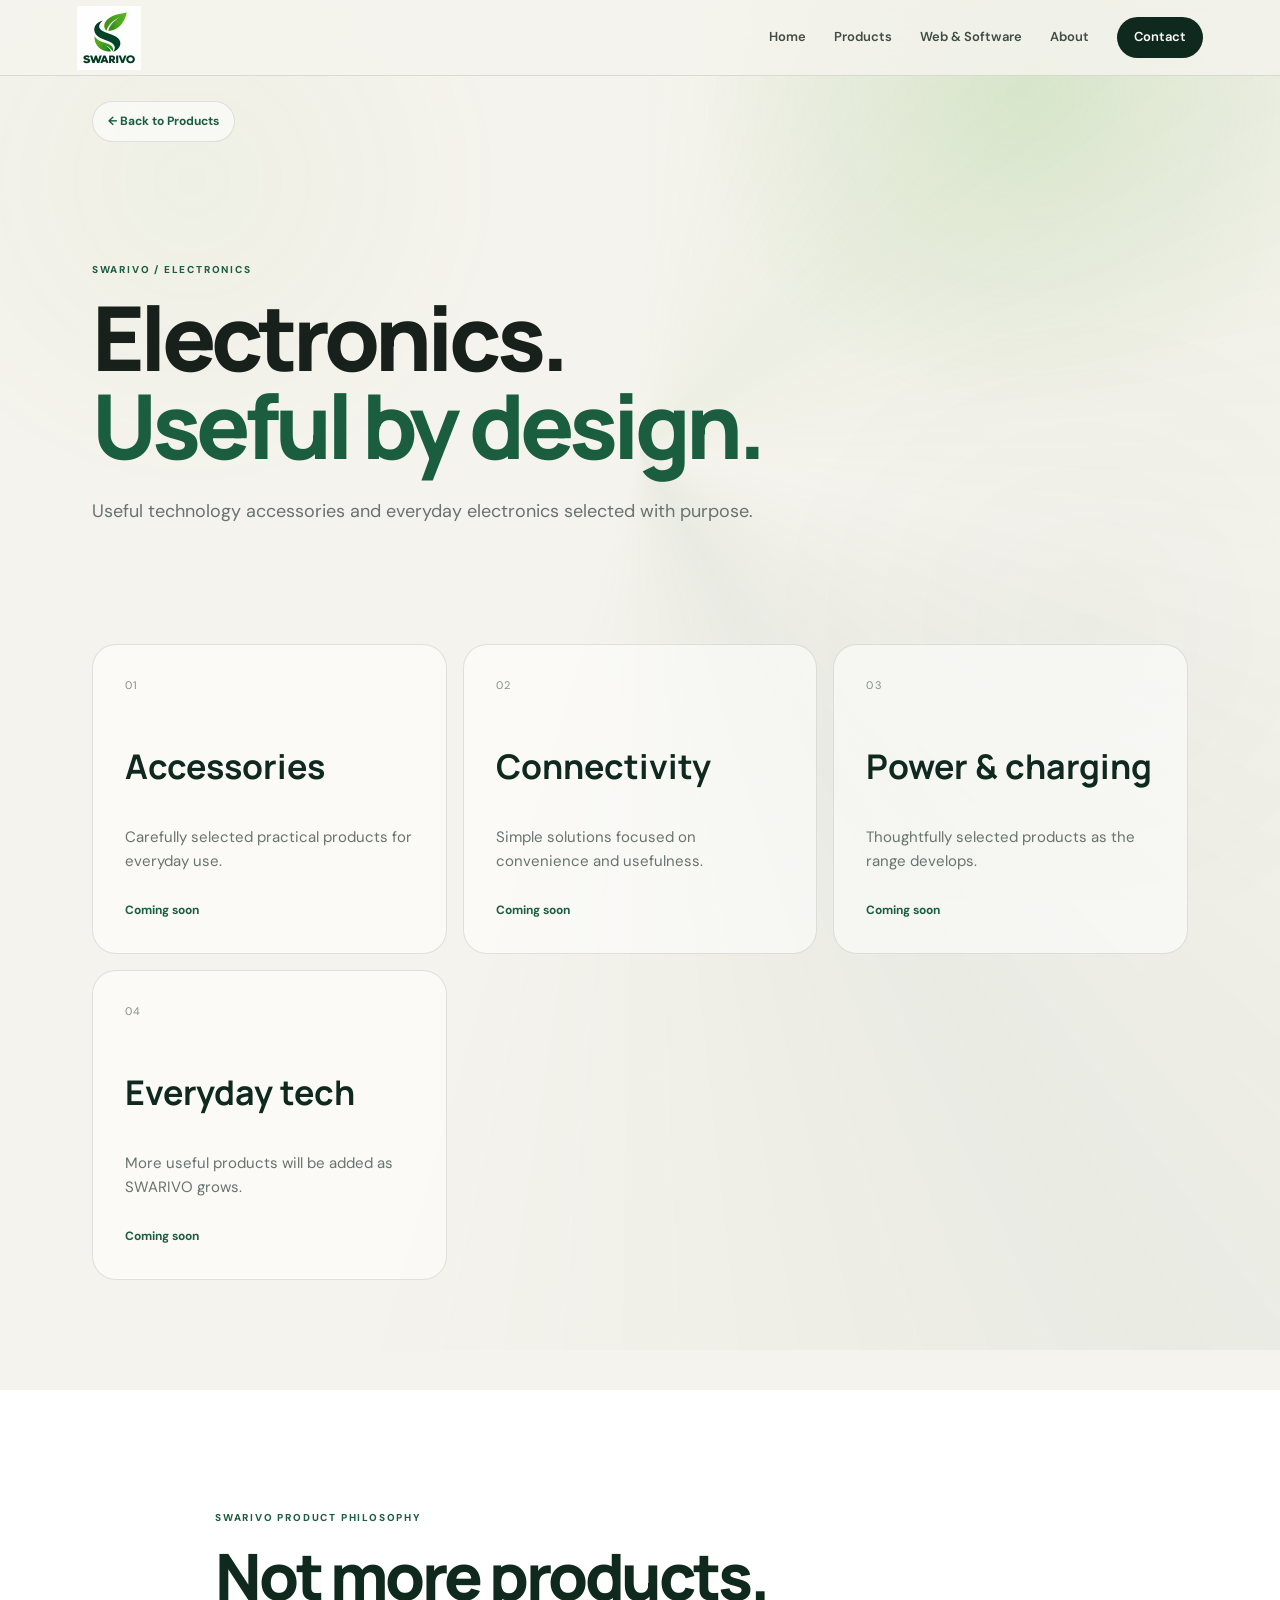
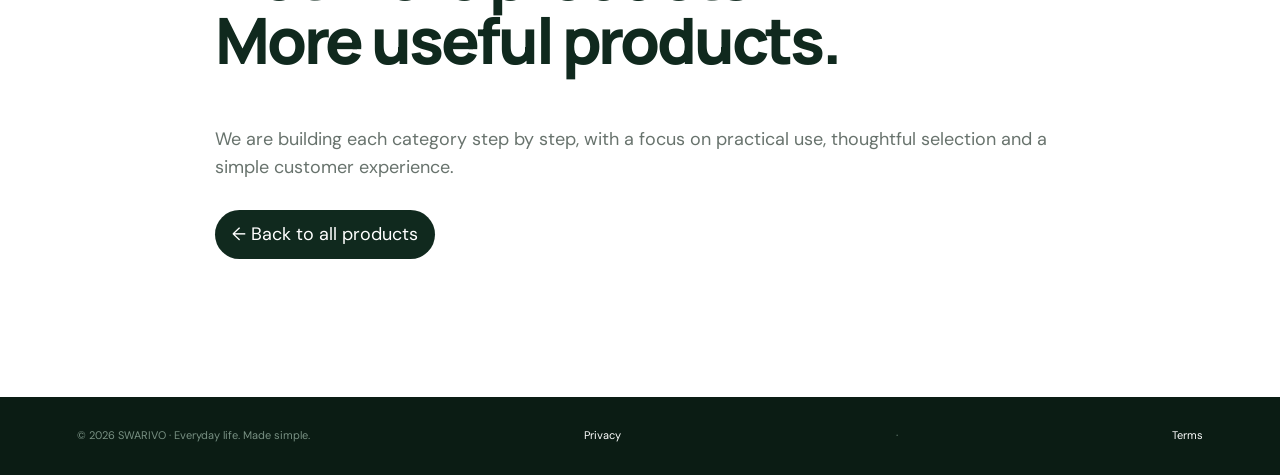
<file: electronics-products.html>
<!doctype html><html lang="en"><head><meta charset="utf-8"><meta name="viewport" content="width=device-width,initial-scale=1"><title>Electronics — SWARIVO</title><link rel="canonical" href="https://www.swarivo.in/electronics-products.html"><meta name="description" content="Useful technology accessories and everyday electronics selected with purpose."><link rel="icon" href="/swarivo-icon.svg"><link rel="stylesheet" href="/site.css?v=nav-active-3"><style>
/* SWARIVO shared mobile/tablet header */
@media (max-width:760px){
nav .links{display:none!important}
.mobile-menu-toggle{display:flex!important;width:42px;height:42px;flex:0 0 42px;align-items:center;justify-content:center;flex-direction:column;gap:5px;border:1px solid rgba(16,41,30,.12);border-radius:12px;background:rgba(255,255,255,.82);padding:9px;cursor:pointer}
.mobile-menu-toggle span{display:block;width:18px;height:1.5px;background:var(--forest);transition:transform .22s ease,opacity .18s ease}
.mobile-menu-toggle.is-open span:nth-child(1){transform:translateY(6.5px) rotate(45deg)}
.mobile-menu-toggle.is-open span:nth-child(2){opacity:0}
.mobile-menu-toggle.is-open span:nth-child(3){transform:translateY(-6.5px) rotate(-45deg)}
.mobile-nav-drawer{position:fixed;inset:0;background:rgba(8,23,16,.28);backdrop-filter:blur(8px);-webkit-backdrop-filter:blur(8px);opacity:0;visibility:hidden;pointer-events:none;transition:opacity .22s ease;z-index:60}
.mobile-nav-drawer.is-open{opacity:1;visibility:visible;pointer-events:auto}
.mobile-nav-card{position:absolute;top:0;right:0;width:min(88vw,380px);height:100%;background:var(--cream);padding:92px 26px 28px;box-shadow:-25px 0 70px rgba(8,23,16,.18);transform:translateX(100%);transition:transform .32s cubic-bezier(.2,.75,.2,1);overflow:auto}
.mobile-nav-drawer.is-open .mobile-nav-card{transform:translateX(0)}
.mobile-nav-close{position:absolute;top:20px;right:20px;border:1px solid var(--line);background:#fff;border-radius:12px;width:42px;height:42px;font-size:24px;line-height:1;cursor:pointer;color:var(--forest)}
.mobile-nav-label{text-transform:uppercase;letter-spacing:.2em;font-size:10px;font-weight:800;color:var(--green);margin-bottom:16px}
.mobile-nav-link{display:flex;align-items:center;justify-content:space-between;width:100%;padding:20px 2px;border-bottom:1px solid var(--line);text-decoration:none;color:var(--forest);font:700 21px/1.2 Manrope,Arial,sans-serif}
.mobile-nav-link span{font-size:18px;color:#89958e;transition:transform .2s ease}
.mobile-nav-link:hover span{transform:translateX(5px)}
body.menu-open{overflow:hidden}
}
@media (max-width:430px){
.mobile-menu-toggle{width:40px;height:40px;flex-basis:40px;border-radius:11px}
.mobile-nav-card{width:min(92vw,360px);padding-left:22px;padding-right:22px}
.mobile-nav-link{font-size:19px;padding:18px 2px}
}
@media (min-width:761px){.mobile-menu-toggle,.mobile-nav-drawer{display:none!important}}
</style>

<style id="swarivo-final-header-consistency">
/* SWARIVO final responsive header — shared across all main pages */
@media (max-width:760px){
  body{padding-top:78px!important}
  nav{position:fixed!important;top:8px!important;left:10px!important;right:10px!important;width:auto!important;height:62px!important;min-height:62px!important;padding:7px 10px!important;display:flex!important;align-items:center!important;justify-content:space-between!important;gap:10px!important;background:rgba(255,255,255,.98)!important;border:1px solid rgba(16,41,30,.09)!important;border-radius:16px!important;box-shadow:0 7px 24px rgba(16,41,30,.10)!important;backdrop-filter:blur(18px)!important;-webkit-backdrop-filter:blur(18px)!important;z-index:1000!important}
  nav .brand{width:94px!important;height:48px!important;flex:0 0 94px!important;display:flex!important;align-items:center!important;padding:0!important}
  nav .brand-logo{width:94px!important;height:48px!important;max-width:94px!important;max-height:48px!important;object-fit:contain!important;object-position:left center!important}
  nav .links{display:none!important}
  .mobile-menu-toggle{display:flex!important;width:42px!important;height:42px!important;flex:0 0 42px!important;align-items:center!important;justify-content:center!important;flex-direction:column!important;gap:5px!important;border:1px solid rgba(16,41,30,.12)!important;border-radius:12px!important;background:#fff!important;padding:9px!important;cursor:pointer!important;z-index:1002!important}
  .mobile-menu-toggle span{display:block!important;width:18px!important;height:1.5px!important;background:#10291e!important;transition:transform .22s ease,opacity .18s ease!important}
  .mobile-nav-drawer{position:fixed!important;inset:0!important;background:rgba(8,23,16,.34)!important;backdrop-filter:blur(7px)!important;-webkit-backdrop-filter:blur(7px)!important;opacity:0!important;visibility:hidden!important;pointer-events:none!important;transition:opacity .22s ease!important;z-index:2000!important}
  .mobile-nav-drawer.is-open{opacity:1!important;visibility:visible!important;pointer-events:auto!important}
  .mobile-nav-card{position:absolute!important;top:0!important;right:0!important;width:min(88vw,380px)!important;height:100%!important;background:#f5f3ed!important;opacity:1!important;padding:92px 26px 28px!important;box-shadow:-25px 0 70px rgba(8,23,16,.22)!important;transform:translateX(100%)!important;transition:transform .32s cubic-bezier(.2,.75,.2,1)!important;overflow:auto!important}
  .mobile-nav-drawer.is-open .mobile-nav-card{transform:translateX(0)!important}
  .mobile-nav-close{position:absolute!important;top:20px!important;right:20px!important;border:1px solid rgba(16,41,30,.12)!important;background:#fff!important;border-radius:12px!important;width:42px!important;height:42px!important;font-size:24px!important;line-height:1!important;cursor:pointer!important;color:#10291e!important}
  .mobile-nav-label{text-transform:uppercase!important;letter-spacing:.2em!important;font-size:10px!important;font-weight:800!important;color:#1b5e3f!important;margin-bottom:16px!important}
  .mobile-nav-link{display:flex!important;align-items:center!important;justify-content:space-between!important;width:100%!important;padding:20px 2px!important;border-bottom:1px solid rgba(16,41,30,.12)!important;text-decoration:none!important;color:#10291e!important;font:700 21px/1.2 Manrope,Arial,sans-serif!important;background:transparent!important}
  .mobile-nav-link span{font-size:18px!important;color:#89958e!important}
  body.menu-open{overflow:hidden!important}
}
@media (max-width:430px){
  body{padding-top:72px!important}
  nav{top:6px!important;left:7px!important;right:7px!important;height:58px!important;min-height:58px!important;padding:6px 8px!important;border-radius:14px!important;gap:7px!important}
  nav .brand,nav .brand-logo{width:82px!important;height:44px!important;max-width:82px!important;max-height:44px!important;flex-basis:82px!important}
  .mobile-menu-toggle{width:40px!important;height:40px!important;flex-basis:40px!important;border-radius:11px!important}
  .mobile-nav-card{width:min(92vw,360px)!important;padding-left:22px!important;padding-right:22px!important}
  .mobile-nav-link{font-size:19px!important;padding:18px 2px!important}
}
@media (min-width:761px){.mobile-menu-toggle,.mobile-nav-drawer{display:none!important}}
</style></head><body><div class="bg"></div><nav><a class="brand" href="/" aria-label="SWARIVO home"><img class="brand-logo" src="/swarivo-logo.svg?v=header-exact-3" alt="SWARIVO"></a><div class="links"><a href="/">Home</a><a href="/products.html">Products</a><a href="/services.html">Web &amp; Software</a><a href="/#about">About</a><a class="pill" href="/#contact">Contact</a></div><button class="mobile-menu-toggle" type="button" aria-label="Open navigation menu" aria-expanded="false"><span></span><span></span><span></span></button></nav><main><div class="page-back"><a href="/products.html">← Back to Products</a></div><section class="page-hero"><div class="eyebrow">SWARIVO / ELECTRONICS</div><h1>Electronics.<br><em>Useful by design.</em></h1><p>Useful technology accessories and everyday electronics selected with purpose.</p></section><section class="category-grid"><div class="cat"><span>01</span><h2>Accessories</h2><p>Carefully selected practical products for everyday use.</p><b>Coming soon</b></div><div class="cat"><span>02</span><h2>Connectivity</h2><p>Simple solutions focused on convenience and usefulness.</p><b>Coming soon</b></div><div class="cat"><span>03</span><h2>Power & charging</h2><p>Thoughtfully selected products as the range develops.</p><b>Coming soon</b></div><div class="cat"><span>04</span><h2>Everyday tech</h2><p>More useful products will be added as SWARIVO grows.</p><b>Coming soon</b></div></section><section class="statement"><div class="eyebrow">SWARIVO PRODUCT PHILOSOPHY</div><h2>Not more products.<br>More useful products.</h2><p>We are building each category step by step, with a focus on practical use, thoughtful selection and a simple customer experience.</p><p><a class="cta" href="/products.html">← Back to all products</a></p></section></main><footer>© 2026 SWARIVO · Everyday life. Made simple. <a href="/privacy-policy.html">Privacy</a> · <a href="/terms.html">Terms</a></footer>
<script src="/mobile-nav.js?v=2" defer></script>
</body></html>
</file>
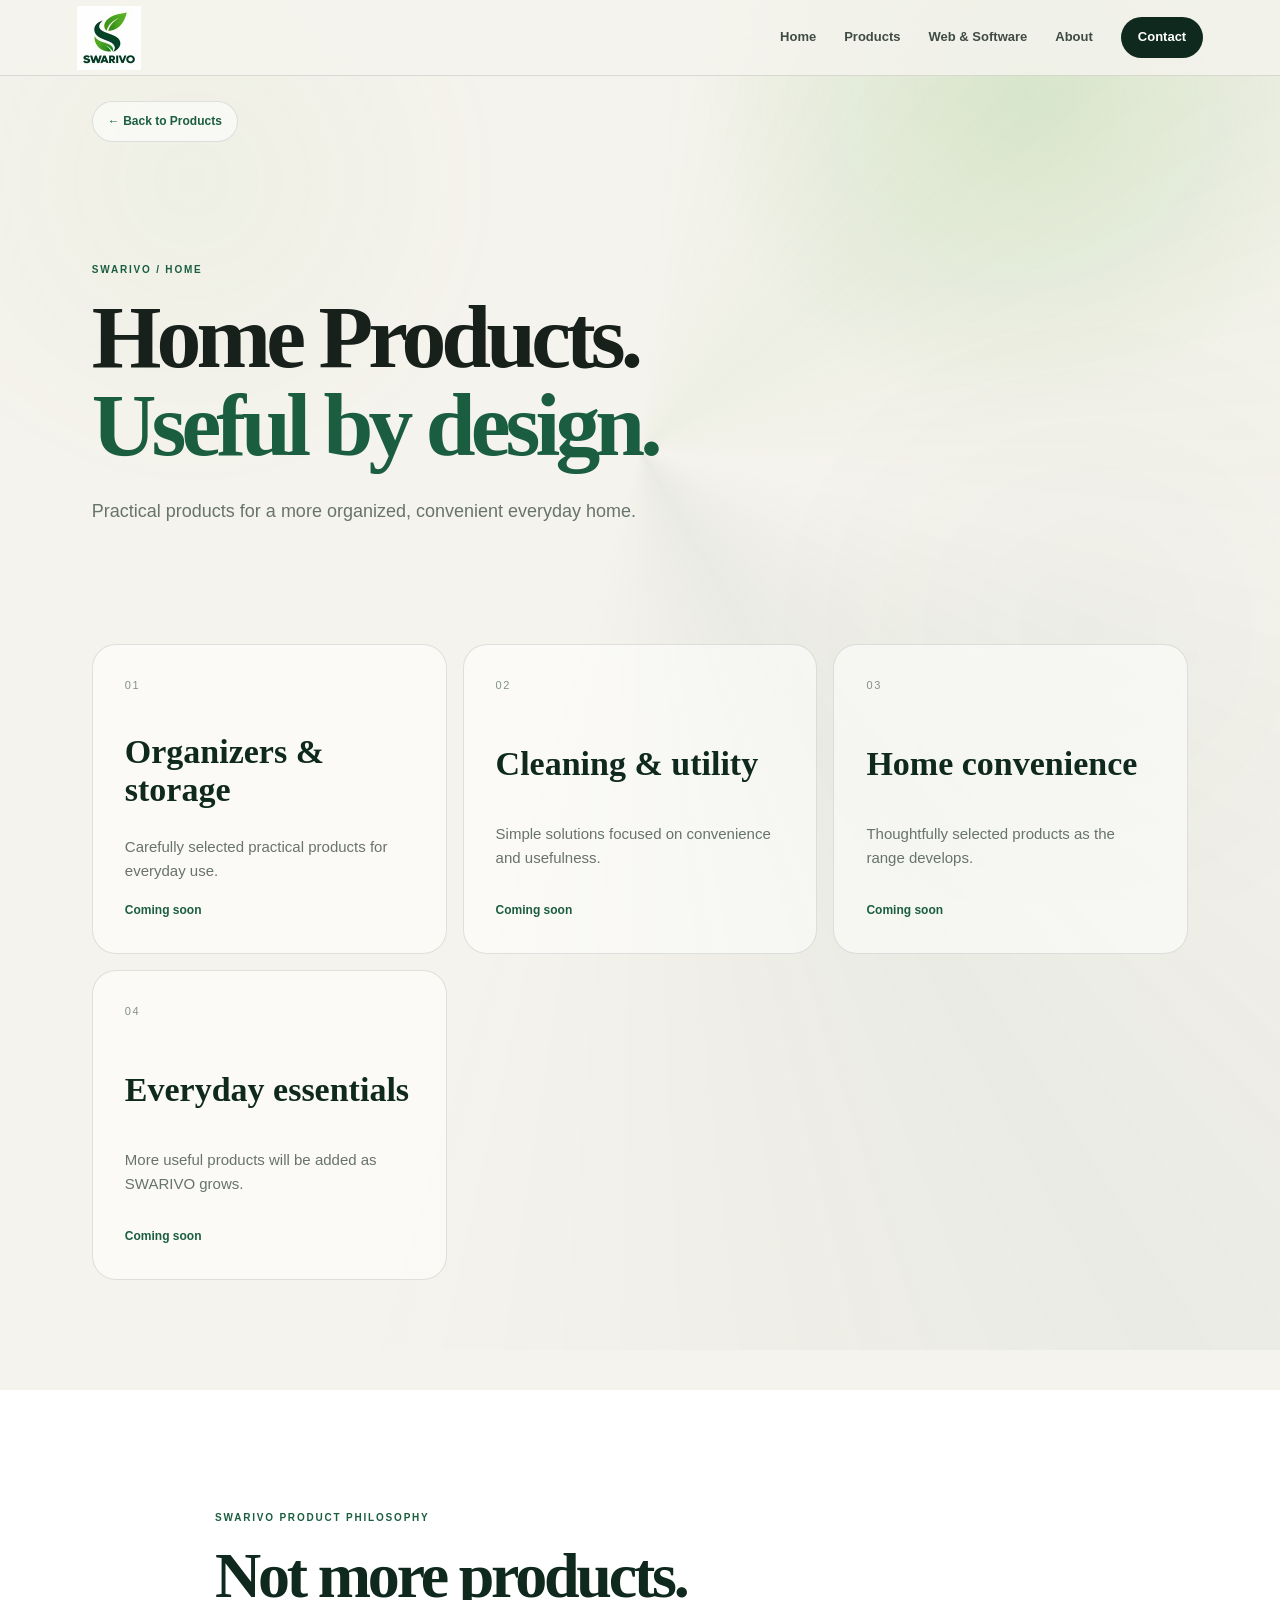
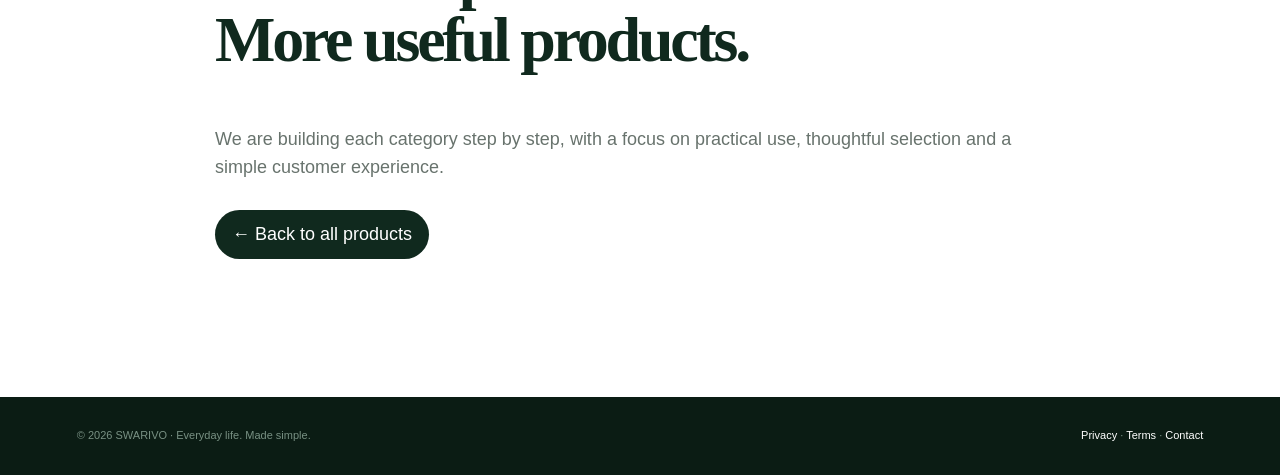
<file: home-products.html>
<!doctype html><html lang="en"><head>
<meta http-equiv="Content-Security-Policy" content="default-src 'self'; base-uri 'self'; object-src 'none'; frame-ancestors 'none'; form-action 'self'; script-src 'self' 'unsafe-inline'; style-src 'self' 'unsafe-inline' https://fonts.googleapis.com; font-src 'self' https://fonts.gstatic.com data:; img-src 'self' data: https:; connect-src 'self'; media-src 'self' https:; upgrade-insecure-requests">
<meta http-equiv="Referrer-Policy" content="strict-origin-when-cross-origin">
<meta http-equiv="X-Content-Type-Options" content="nosniff"><meta charset="utf-8"><meta name="viewport" content="width=device-width,initial-scale=1"><title>Home Products — SWARIVO</title><link rel="canonical" href="https://www.swarivo.in/home-products.html"><meta name="description" content="Practical products for a more organized, convenient everyday home."><link rel="icon" href="/swarivo-icon.svg"><link rel="stylesheet" href="/site.css?v=nav-active-3"><style>
/* SWARIVO shared mobile/tablet header */
@media (max-width:760px){
nav .links{display:none!important}
.mobile-menu-toggle{display:flex!important;width:42px;height:42px;flex:0 0 42px;align-items:center;justify-content:center;flex-direction:column;gap:5px;border:1px solid rgba(16,41,30,.12);border-radius:12px;background:rgba(255,255,255,.82);padding:9px;cursor:pointer}
.mobile-menu-toggle span{display:block;width:18px;height:1.5px;background:var(--forest);transition:transform .22s ease,opacity .18s ease}
.mobile-menu-toggle.is-open span:nth-child(1){transform:translateY(6.5px) rotate(45deg)}
.mobile-menu-toggle.is-open span:nth-child(2){opacity:0}
.mobile-menu-toggle.is-open span:nth-child(3){transform:translateY(-6.5px) rotate(-45deg)}
.mobile-nav-drawer{position:fixed;inset:0;background:rgba(8,23,16,.28);backdrop-filter:blur(8px);-webkit-backdrop-filter:blur(8px);opacity:0;visibility:hidden;pointer-events:none;transition:opacity .22s ease;z-index:60}
.mobile-nav-drawer.is-open{opacity:1;visibility:visible;pointer-events:auto}
.mobile-nav-card{position:absolute;top:0;right:0;width:min(88vw,380px);height:100%;background:var(--cream);padding:92px 26px 28px;box-shadow:-25px 0 70px rgba(8,23,16,.18);transform:translateX(100%);transition:transform .32s cubic-bezier(.2,.75,.2,1);overflow:auto}
.mobile-nav-drawer.is-open .mobile-nav-card{transform:translateX(0)}
.mobile-nav-close{position:absolute;top:20px;right:20px;border:1px solid var(--line);background:#fff;border-radius:12px;width:42px;height:42px;font-size:24px;line-height:1;cursor:pointer;color:var(--forest)}
.mobile-nav-label{text-transform:uppercase;letter-spacing:.2em;font-size:10px;font-weight:800;color:var(--green);margin-bottom:16px}
.mobile-nav-link{display:flex;align-items:center;justify-content:space-between;width:100%;padding:20px 2px;border-bottom:1px solid var(--line);text-decoration:none;color:var(--forest);font:700 21px/1.2 Manrope,Arial,sans-serif}
.mobile-nav-link span{font-size:18px;color:#89958e;transition:transform .2s ease}
.mobile-nav-link:hover span{transform:translateX(5px)}
body.menu-open{overflow:hidden}
}
@media (max-width:430px){
.mobile-menu-toggle{width:40px;height:40px;flex-basis:40px;border-radius:11px}
.mobile-nav-card{width:min(92vw,360px);padding-left:22px;padding-right:22px}
.mobile-nav-link{font-size:19px;padding:18px 2px}
}
@media (min-width:761px){.mobile-menu-toggle,.mobile-nav-drawer{display:none!important}}
</style>

<style id="swarivo-final-header-consistency">
/* SWARIVO final responsive header — shared across all main pages */
@media (max-width:760px){
  body{padding-top:78px!important}
  nav{position:fixed!important;top:8px!important;left:10px!important;right:10px!important;width:auto!important;height:62px!important;min-height:62px!important;padding:7px 10px!important;display:flex!important;align-items:center!important;justify-content:space-between!important;gap:10px!important;background:rgba(255,255,255,.98)!important;border:1px solid rgba(16,41,30,.09)!important;border-radius:16px!important;box-shadow:0 7px 24px rgba(16,41,30,.10)!important;backdrop-filter:blur(18px)!important;-webkit-backdrop-filter:blur(18px)!important;z-index:1000!important}
  nav .brand{width:94px!important;height:48px!important;flex:0 0 94px!important;display:flex!important;align-items:center!important;padding:0!important}
  nav .brand-logo{width:94px!important;height:48px!important;max-width:94px!important;max-height:48px!important;object-fit:contain!important;object-position:left center!important}
  nav .links{display:none!important}
  .mobile-menu-toggle{display:flex!important;width:42px!important;height:42px!important;flex:0 0 42px!important;align-items:center!important;justify-content:center!important;flex-direction:column!important;gap:5px!important;border:1px solid rgba(16,41,30,.12)!important;border-radius:12px!important;background:#fff!important;padding:9px!important;cursor:pointer!important;z-index:1002!important}
  .mobile-menu-toggle span{display:block!important;width:18px!important;height:1.5px!important;background:#10291e!important;transition:transform .22s ease,opacity .18s ease!important}
  .mobile-nav-drawer{position:fixed!important;inset:0!important;background:rgba(8,23,16,.34)!important;backdrop-filter:blur(7px)!important;-webkit-backdrop-filter:blur(7px)!important;opacity:0!important;visibility:hidden!important;pointer-events:none!important;transition:opacity .22s ease!important;z-index:2000!important}
  .mobile-nav-drawer.is-open{opacity:1!important;visibility:visible!important;pointer-events:auto!important}
  .mobile-nav-card{position:absolute!important;top:0!important;right:0!important;width:min(88vw,380px)!important;height:100%!important;background:#f5f3ed!important;opacity:1!important;padding:92px 26px 28px!important;box-shadow:-25px 0 70px rgba(8,23,16,.22)!important;transform:translateX(100%)!important;transition:transform .32s cubic-bezier(.2,.75,.2,1)!important;overflow:auto!important}
  .mobile-nav-drawer.is-open .mobile-nav-card{transform:translateX(0)!important}
  .mobile-nav-close{position:absolute!important;top:20px!important;right:20px!important;border:1px solid rgba(16,41,30,.12)!important;background:#fff!important;border-radius:12px!important;width:42px!important;height:42px!important;font-size:24px!important;line-height:1!important;cursor:pointer!important;color:#10291e!important}
  .mobile-nav-label{text-transform:uppercase!important;letter-spacing:.2em!important;font-size:10px!important;font-weight:800!important;color:#1b5e3f!important;margin-bottom:16px!important}
  .mobile-nav-link{display:flex!important;align-items:center!important;justify-content:space-between!important;width:100%!important;padding:20px 2px!important;border-bottom:1px solid rgba(16,41,30,.12)!important;text-decoration:none!important;color:#10291e!important;font:700 21px/1.2 Manrope,Arial,sans-serif!important;background:transparent!important}
  .mobile-nav-link span{font-size:18px!important;color:#89958e!important}
  body.menu-open{overflow:hidden!important}
}
@media (max-width:430px){
  body{padding-top:72px!important}
  nav{top:6px!important;left:7px!important;right:7px!important;height:58px!important;min-height:58px!important;padding:6px 8px!important;border-radius:14px!important;gap:7px!important}
  nav .brand,nav .brand-logo{width:82px!important;height:44px!important;max-width:82px!important;max-height:44px!important;flex-basis:82px!important}
  .mobile-menu-toggle{width:40px!important;height:40px!important;flex-basis:40px!important;border-radius:11px!important}
  .mobile-nav-card{width:min(92vw,360px)!important;padding-left:22px!important;padding-right:22px!important}
  .mobile-nav-link{font-size:19px!important;padding:18px 2px!important}
}
@media (min-width:761px){.mobile-menu-toggle,.mobile-nav-drawer{display:none!important}}
</style></head><body><div class="bg"></div><nav><a class="brand" href="/" aria-label="SWARIVO home"><img class="brand-logo" src="/swarivo-logo.svg?v=header-exact-3" alt="SWARIVO"></a><div class="links"><a href="/">Home</a><a href="/products.html">Products</a><a href="/services.html">Web &amp; Software</a><a href="/#about">About</a><a class="pill" href="/#contact">Contact</a></div><button class="mobile-menu-toggle" type="button" aria-label="Open navigation menu" aria-expanded="false"><span></span><span></span><span></span></button></nav><main><div class="page-back"><a href="/products.html">← Back to Products</a></div><section class="page-hero"><div class="eyebrow">SWARIVO / HOME</div><h1>Home Products.<br><em>Useful by design.</em></h1><p>Practical products for a more organized, convenient everyday home.</p></section><section class="category-grid"><div class="cat"><span>01</span><h2>Organizers & storage</h2><p>Carefully selected practical products for everyday use.</p><b>Coming soon</b></div><div class="cat"><span>02</span><h2>Cleaning & utility</h2><p>Simple solutions focused on convenience and usefulness.</p><b>Coming soon</b></div><div class="cat"><span>03</span><h2>Home convenience</h2><p>Thoughtfully selected products as the range develops.</p><b>Coming soon</b></div><div class="cat"><span>04</span><h2>Everyday essentials</h2><p>More useful products will be added as SWARIVO grows.</p><b>Coming soon</b></div></section><section class="statement"><div class="eyebrow">SWARIVO PRODUCT PHILOSOPHY</div><h2>Not more products.<br>More useful products.</h2><p>We are building each category step by step, with a focus on practical use, thoughtful selection and a simple customer experience.</p><p><a class="cta" href="/products.html">← Back to all products</a></p></section></main><footer><span>© 2026 SWARIVO · Everyday life. Made simple.</span><span><a href="/privacy-policy.html">Privacy</a> · <a href="/terms.html">Terms</a> · <a href="/contact.html">Contact</a></span></footer>
<script src="/mobile-nav.js?v=2" defer></script>
</body></html>
</file>
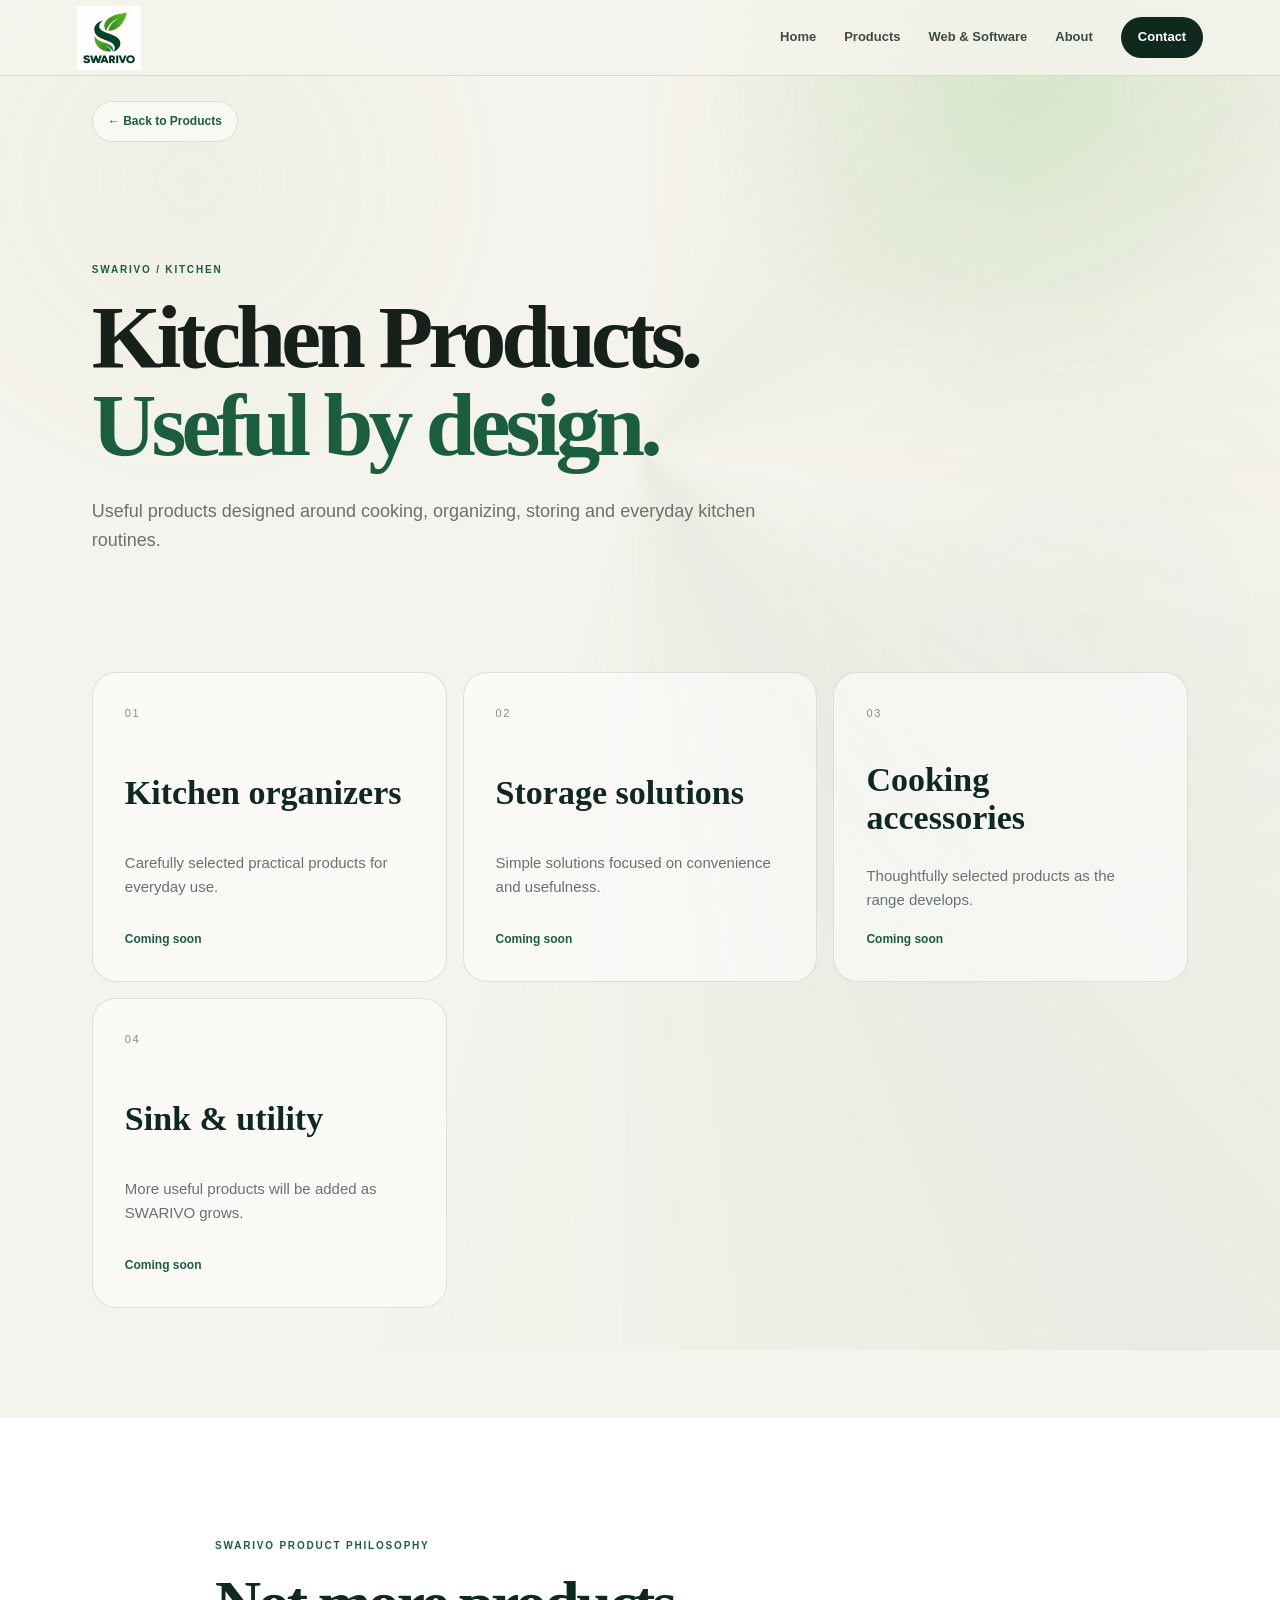
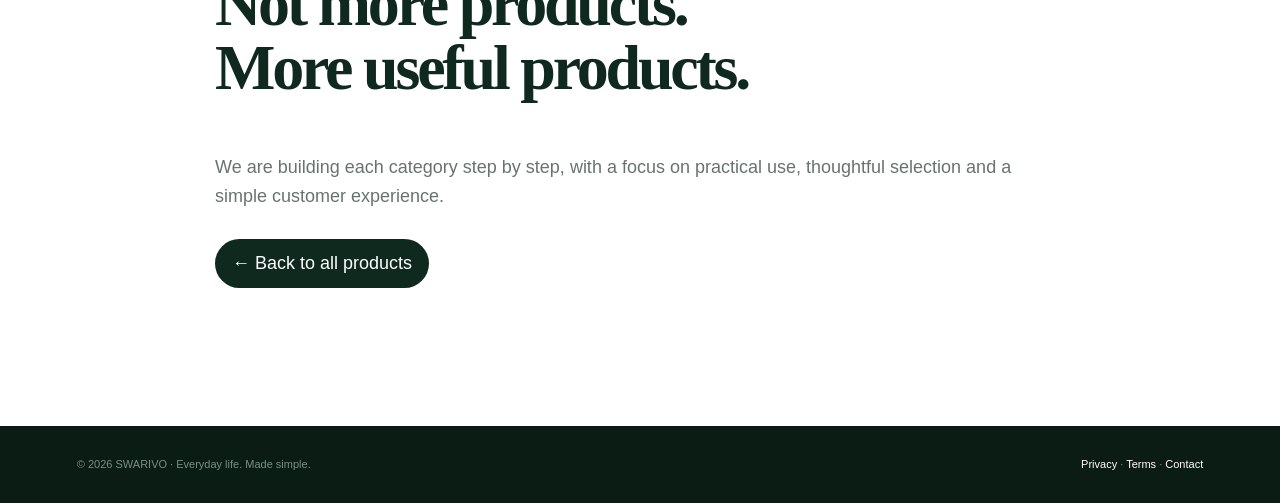
<file: kitchen-products.html>
<!doctype html><html lang="en"><head>
<meta http-equiv="Content-Security-Policy" content="default-src 'self'; base-uri 'self'; object-src 'none'; frame-ancestors 'none'; form-action 'self'; script-src 'self' 'unsafe-inline'; style-src 'self' 'unsafe-inline' https://fonts.googleapis.com; font-src 'self' https://fonts.gstatic.com data:; img-src 'self' data: https:; connect-src 'self'; media-src 'self' https:; upgrade-insecure-requests">
<meta http-equiv="Referrer-Policy" content="strict-origin-when-cross-origin">
<meta http-equiv="X-Content-Type-Options" content="nosniff"><meta charset="utf-8"><meta name="viewport" content="width=device-width,initial-scale=1"><title>Kitchen Products — SWARIVO</title><link rel="canonical" href="https://www.swarivo.in/kitchen-products.html"><meta name="description" content="Useful products designed around cooking, organizing, storing and everyday kitchen routines."><link rel="icon" href="/swarivo-icon.svg"><link rel="stylesheet" href="/site.css?v=nav-active-3"><style>
/* SWARIVO shared mobile/tablet header */
@media (max-width:760px){
nav .links{display:none!important}
.mobile-menu-toggle{display:flex!important;width:42px;height:42px;flex:0 0 42px;align-items:center;justify-content:center;flex-direction:column;gap:5px;border:1px solid rgba(16,41,30,.12);border-radius:12px;background:rgba(255,255,255,.82);padding:9px;cursor:pointer}
.mobile-menu-toggle span{display:block;width:18px;height:1.5px;background:var(--forest);transition:transform .22s ease,opacity .18s ease}
.mobile-menu-toggle.is-open span:nth-child(1){transform:translateY(6.5px) rotate(45deg)}
.mobile-menu-toggle.is-open span:nth-child(2){opacity:0}
.mobile-menu-toggle.is-open span:nth-child(3){transform:translateY(-6.5px) rotate(-45deg)}
.mobile-nav-drawer{position:fixed;inset:0;background:rgba(8,23,16,.28);backdrop-filter:blur(8px);-webkit-backdrop-filter:blur(8px);opacity:0;visibility:hidden;pointer-events:none;transition:opacity .22s ease;z-index:60}
.mobile-nav-drawer.is-open{opacity:1;visibility:visible;pointer-events:auto}
.mobile-nav-card{position:absolute;top:0;right:0;width:min(88vw,380px);height:100%;background:var(--cream);padding:92px 26px 28px;box-shadow:-25px 0 70px rgba(8,23,16,.18);transform:translateX(100%);transition:transform .32s cubic-bezier(.2,.75,.2,1);overflow:auto}
.mobile-nav-drawer.is-open .mobile-nav-card{transform:translateX(0)}
.mobile-nav-close{position:absolute;top:20px;right:20px;border:1px solid var(--line);background:#fff;border-radius:12px;width:42px;height:42px;font-size:24px;line-height:1;cursor:pointer;color:var(--forest)}
.mobile-nav-label{text-transform:uppercase;letter-spacing:.2em;font-size:10px;font-weight:800;color:var(--green);margin-bottom:16px}
.mobile-nav-link{display:flex;align-items:center;justify-content:space-between;width:100%;padding:20px 2px;border-bottom:1px solid var(--line);text-decoration:none;color:var(--forest);font:700 21px/1.2 Manrope,Arial,sans-serif}
.mobile-nav-link span{font-size:18px;color:#89958e;transition:transform .2s ease}
.mobile-nav-link:hover span{transform:translateX(5px)}
body.menu-open{overflow:hidden}
}
@media (max-width:430px){
.mobile-menu-toggle{width:40px;height:40px;flex-basis:40px;border-radius:11px}
.mobile-nav-card{width:min(92vw,360px);padding-left:22px;padding-right:22px}
.mobile-nav-link{font-size:19px;padding:18px 2px}
}
@media (min-width:761px){.mobile-menu-toggle,.mobile-nav-drawer{display:none!important}}
</style>

<style id="swarivo-final-header-consistency">
/* SWARIVO final responsive header — shared across all main pages */
@media (max-width:760px){
  body{padding-top:78px!important}
  nav{position:fixed!important;top:8px!important;left:10px!important;right:10px!important;width:auto!important;height:62px!important;min-height:62px!important;padding:7px 10px!important;display:flex!important;align-items:center!important;justify-content:space-between!important;gap:10px!important;background:rgba(255,255,255,.98)!important;border:1px solid rgba(16,41,30,.09)!important;border-radius:16px!important;box-shadow:0 7px 24px rgba(16,41,30,.10)!important;backdrop-filter:blur(18px)!important;-webkit-backdrop-filter:blur(18px)!important;z-index:1000!important}
  nav .brand{width:94px!important;height:48px!important;flex:0 0 94px!important;display:flex!important;align-items:center!important;padding:0!important}
  nav .brand-logo{width:94px!important;height:48px!important;max-width:94px!important;max-height:48px!important;object-fit:contain!important;object-position:left center!important}
  nav .links{display:none!important}
  .mobile-menu-toggle{display:flex!important;width:42px!important;height:42px!important;flex:0 0 42px!important;align-items:center!important;justify-content:center!important;flex-direction:column!important;gap:5px!important;border:1px solid rgba(16,41,30,.12)!important;border-radius:12px!important;background:#fff!important;padding:9px!important;cursor:pointer!important;z-index:1002!important}
  .mobile-menu-toggle span{display:block!important;width:18px!important;height:1.5px!important;background:#10291e!important;transition:transform .22s ease,opacity .18s ease!important}
  .mobile-nav-drawer{position:fixed!important;inset:0!important;background:rgba(8,23,16,.34)!important;backdrop-filter:blur(7px)!important;-webkit-backdrop-filter:blur(7px)!important;opacity:0!important;visibility:hidden!important;pointer-events:none!important;transition:opacity .22s ease!important;z-index:2000!important}
  .mobile-nav-drawer.is-open{opacity:1!important;visibility:visible!important;pointer-events:auto!important}
  .mobile-nav-card{position:absolute!important;top:0!important;right:0!important;width:min(88vw,380px)!important;height:100%!important;background:#f5f3ed!important;opacity:1!important;padding:92px 26px 28px!important;box-shadow:-25px 0 70px rgba(8,23,16,.22)!important;transform:translateX(100%)!important;transition:transform .32s cubic-bezier(.2,.75,.2,1)!important;overflow:auto!important}
  .mobile-nav-drawer.is-open .mobile-nav-card{transform:translateX(0)!important}
  .mobile-nav-close{position:absolute!important;top:20px!important;right:20px!important;border:1px solid rgba(16,41,30,.12)!important;background:#fff!important;border-radius:12px!important;width:42px!important;height:42px!important;font-size:24px!important;line-height:1!important;cursor:pointer!important;color:#10291e!important}
  .mobile-nav-label{text-transform:uppercase!important;letter-spacing:.2em!important;font-size:10px!important;font-weight:800!important;color:#1b5e3f!important;margin-bottom:16px!important}
  .mobile-nav-link{display:flex!important;align-items:center!important;justify-content:space-between!important;width:100%!important;padding:20px 2px!important;border-bottom:1px solid rgba(16,41,30,.12)!important;text-decoration:none!important;color:#10291e!important;font:700 21px/1.2 Manrope,Arial,sans-serif!important;background:transparent!important}
  .mobile-nav-link span{font-size:18px!important;color:#89958e!important}
  body.menu-open{overflow:hidden!important}
}
@media (max-width:430px){
  body{padding-top:72px!important}
  nav{top:6px!important;left:7px!important;right:7px!important;height:58px!important;min-height:58px!important;padding:6px 8px!important;border-radius:14px!important;gap:7px!important}
  nav .brand,nav .brand-logo{width:82px!important;height:44px!important;max-width:82px!important;max-height:44px!important;flex-basis:82px!important}
  .mobile-menu-toggle{width:40px!important;height:40px!important;flex-basis:40px!important;border-radius:11px!important}
  .mobile-nav-card{width:min(92vw,360px)!important;padding-left:22px!important;padding-right:22px!important}
  .mobile-nav-link{font-size:19px!important;padding:18px 2px!important}
}
@media (min-width:761px){.mobile-menu-toggle,.mobile-nav-drawer{display:none!important}}
</style></head><body><div class="bg"></div><nav><a class="brand" href="/" aria-label="SWARIVO home"><img class="brand-logo" src="/swarivo-logo.svg?v=header-exact-3" alt="SWARIVO"></a><div class="links"><a href="/">Home</a><a href="/products.html">Products</a><a href="/services.html">Web &amp; Software</a><a href="/#about">About</a><a class="pill" href="/#contact">Contact</a></div><button class="mobile-menu-toggle" type="button" aria-label="Open navigation menu" aria-expanded="false"><span></span><span></span><span></span></button></nav><main><div class="page-back"><a href="/products.html">← Back to Products</a></div><section class="page-hero"><div class="eyebrow">SWARIVO / KITCHEN</div><h1>Kitchen Products.<br><em>Useful by design.</em></h1><p>Useful products designed around cooking, organizing, storing and everyday kitchen routines.</p></section><section class="category-grid"><div class="cat"><span>01</span><h2>Kitchen organizers</h2><p>Carefully selected practical products for everyday use.</p><b>Coming soon</b></div><div class="cat"><span>02</span><h2>Storage solutions</h2><p>Simple solutions focused on convenience and usefulness.</p><b>Coming soon</b></div><div class="cat"><span>03</span><h2>Cooking accessories</h2><p>Thoughtfully selected products as the range develops.</p><b>Coming soon</b></div><div class="cat"><span>04</span><h2>Sink & utility</h2><p>More useful products will be added as SWARIVO grows.</p><b>Coming soon</b></div></section><section class="statement"><div class="eyebrow">SWARIVO PRODUCT PHILOSOPHY</div><h2>Not more products.<br>More useful products.</h2><p>We are building each category step by step, with a focus on practical use, thoughtful selection and a simple customer experience.</p><p><a class="cta" href="/products.html">← Back to all products</a></p></section></main><footer><span>© 2026 SWARIVO · Everyday life. Made simple.</span><span><a href="/privacy-policy.html">Privacy</a> · <a href="/terms.html">Terms</a> · <a href="/contact.html">Contact</a></span></footer>
<script src="/mobile-nav.js?v=2" defer></script>
</body></html>
</file>
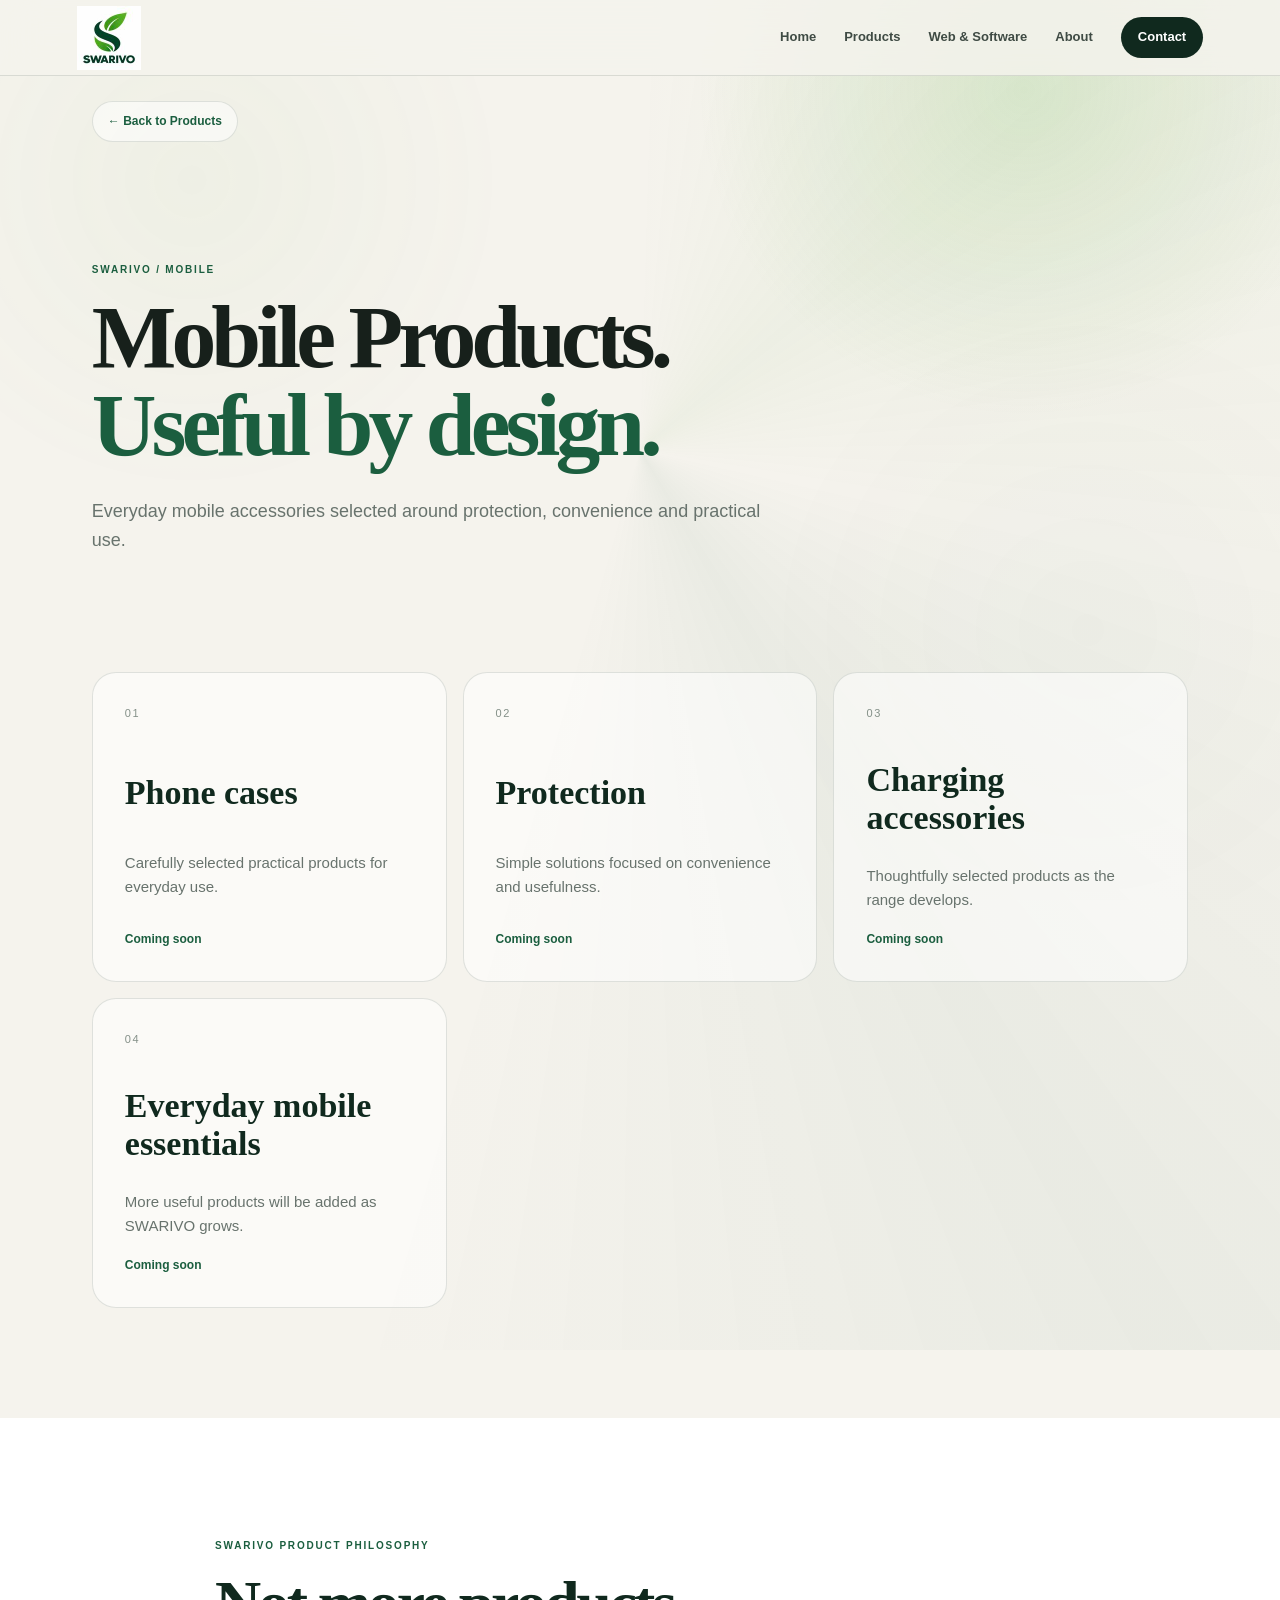
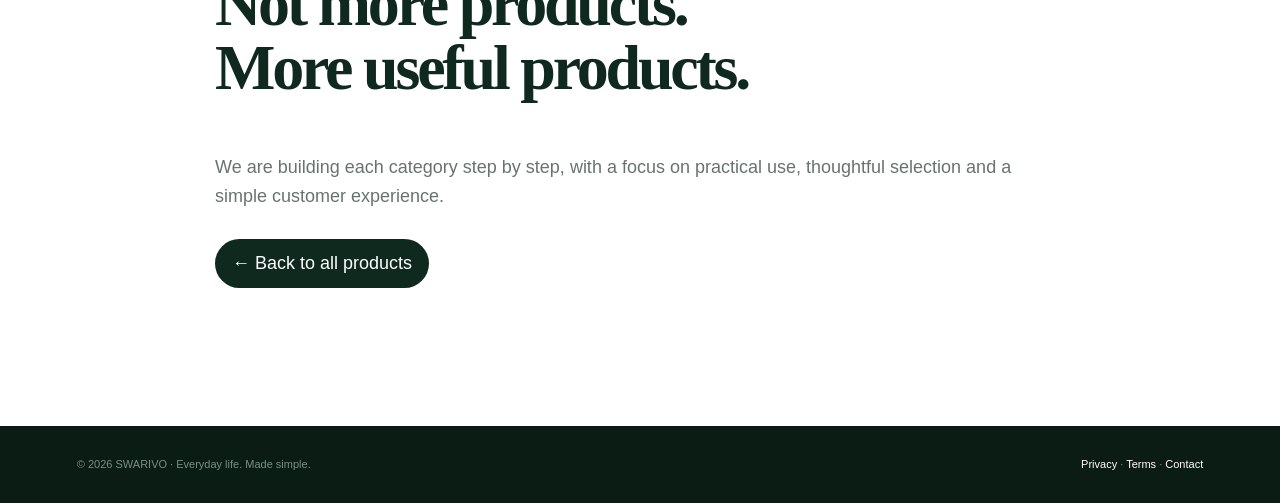
<file: mobile-products.html>
<!doctype html><html lang="en"><head>
<meta http-equiv="Content-Security-Policy" content="default-src 'self'; base-uri 'self'; object-src 'none'; frame-ancestors 'none'; form-action 'self'; script-src 'self' 'unsafe-inline'; style-src 'self' 'unsafe-inline' https://fonts.googleapis.com; font-src 'self' https://fonts.gstatic.com data:; img-src 'self' data: https:; connect-src 'self'; media-src 'self' https:; upgrade-insecure-requests">
<meta http-equiv="Referrer-Policy" content="strict-origin-when-cross-origin">
<meta http-equiv="X-Content-Type-Options" content="nosniff"><meta charset="utf-8"><meta name="viewport" content="width=device-width,initial-scale=1"><title>Mobile Products — SWARIVO</title><link rel="canonical" href="https://www.swarivo.in/mobile-products.html"><meta name="description" content="Everyday mobile accessories selected around protection, convenience and practical use."><link rel="icon" href="/swarivo-icon.svg"><link rel="stylesheet" href="/site.css?v=nav-active-3"><style>
/* SWARIVO shared mobile/tablet header */
@media (max-width:760px){
nav .links{display:none!important}
.mobile-menu-toggle{display:flex!important;width:42px;height:42px;flex:0 0 42px;align-items:center;justify-content:center;flex-direction:column;gap:5px;border:1px solid rgba(16,41,30,.12);border-radius:12px;background:rgba(255,255,255,.82);padding:9px;cursor:pointer}
.mobile-menu-toggle span{display:block;width:18px;height:1.5px;background:var(--forest);transition:transform .22s ease,opacity .18s ease}
.mobile-menu-toggle.is-open span:nth-child(1){transform:translateY(6.5px) rotate(45deg)}
.mobile-menu-toggle.is-open span:nth-child(2){opacity:0}
.mobile-menu-toggle.is-open span:nth-child(3){transform:translateY(-6.5px) rotate(-45deg)}
.mobile-nav-drawer{position:fixed;inset:0;background:rgba(8,23,16,.28);backdrop-filter:blur(8px);-webkit-backdrop-filter:blur(8px);opacity:0;visibility:hidden;pointer-events:none;transition:opacity .22s ease;z-index:60}
.mobile-nav-drawer.is-open{opacity:1;visibility:visible;pointer-events:auto}
.mobile-nav-card{position:absolute;top:0;right:0;width:min(88vw,380px);height:100%;background:var(--cream);padding:92px 26px 28px;box-shadow:-25px 0 70px rgba(8,23,16,.18);transform:translateX(100%);transition:transform .32s cubic-bezier(.2,.75,.2,1);overflow:auto}
.mobile-nav-drawer.is-open .mobile-nav-card{transform:translateX(0)}
.mobile-nav-close{position:absolute;top:20px;right:20px;border:1px solid var(--line);background:#fff;border-radius:12px;width:42px;height:42px;font-size:24px;line-height:1;cursor:pointer;color:var(--forest)}
.mobile-nav-label{text-transform:uppercase;letter-spacing:.2em;font-size:10px;font-weight:800;color:var(--green);margin-bottom:16px}
.mobile-nav-link{display:flex;align-items:center;justify-content:space-between;width:100%;padding:20px 2px;border-bottom:1px solid var(--line);text-decoration:none;color:var(--forest);font:700 21px/1.2 Manrope,Arial,sans-serif}
.mobile-nav-link span{font-size:18px;color:#89958e;transition:transform .2s ease}
.mobile-nav-link:hover span{transform:translateX(5px)}
body.menu-open{overflow:hidden}
}
@media (max-width:430px){
.mobile-menu-toggle{width:40px;height:40px;flex-basis:40px;border-radius:11px}
.mobile-nav-card{width:min(92vw,360px);padding-left:22px;padding-right:22px}
.mobile-nav-link{font-size:19px;padding:18px 2px}
}
@media (min-width:761px){.mobile-menu-toggle,.mobile-nav-drawer{display:none!important}}
</style>

<style id="swarivo-final-header-consistency">
/* SWARIVO final responsive header — shared across all main pages */
@media (max-width:760px){
  body{padding-top:78px!important}
  nav{position:fixed!important;top:8px!important;left:10px!important;right:10px!important;width:auto!important;height:62px!important;min-height:62px!important;padding:7px 10px!important;display:flex!important;align-items:center!important;justify-content:space-between!important;gap:10px!important;background:rgba(255,255,255,.98)!important;border:1px solid rgba(16,41,30,.09)!important;border-radius:16px!important;box-shadow:0 7px 24px rgba(16,41,30,.10)!important;backdrop-filter:blur(18px)!important;-webkit-backdrop-filter:blur(18px)!important;z-index:1000!important}
  nav .brand{width:94px!important;height:48px!important;flex:0 0 94px!important;display:flex!important;align-items:center!important;padding:0!important}
  nav .brand-logo{width:94px!important;height:48px!important;max-width:94px!important;max-height:48px!important;object-fit:contain!important;object-position:left center!important}
  nav .links{display:none!important}
  .mobile-menu-toggle{display:flex!important;width:42px!important;height:42px!important;flex:0 0 42px!important;align-items:center!important;justify-content:center!important;flex-direction:column!important;gap:5px!important;border:1px solid rgba(16,41,30,.12)!important;border-radius:12px!important;background:#fff!important;padding:9px!important;cursor:pointer!important;z-index:1002!important}
  .mobile-menu-toggle span{display:block!important;width:18px!important;height:1.5px!important;background:#10291e!important;transition:transform .22s ease,opacity .18s ease!important}
  .mobile-nav-drawer{position:fixed!important;inset:0!important;background:rgba(8,23,16,.34)!important;backdrop-filter:blur(7px)!important;-webkit-backdrop-filter:blur(7px)!important;opacity:0!important;visibility:hidden!important;pointer-events:none!important;transition:opacity .22s ease!important;z-index:2000!important}
  .mobile-nav-drawer.is-open{opacity:1!important;visibility:visible!important;pointer-events:auto!important}
  .mobile-nav-card{position:absolute!important;top:0!important;right:0!important;width:min(88vw,380px)!important;height:100%!important;background:#f5f3ed!important;opacity:1!important;padding:92px 26px 28px!important;box-shadow:-25px 0 70px rgba(8,23,16,.22)!important;transform:translateX(100%)!important;transition:transform .32s cubic-bezier(.2,.75,.2,1)!important;overflow:auto!important}
  .mobile-nav-drawer.is-open .mobile-nav-card{transform:translateX(0)!important}
  .mobile-nav-close{position:absolute!important;top:20px!important;right:20px!important;border:1px solid rgba(16,41,30,.12)!important;background:#fff!important;border-radius:12px!important;width:42px!important;height:42px!important;font-size:24px!important;line-height:1!important;cursor:pointer!important;color:#10291e!important}
  .mobile-nav-label{text-transform:uppercase!important;letter-spacing:.2em!important;font-size:10px!important;font-weight:800!important;color:#1b5e3f!important;margin-bottom:16px!important}
  .mobile-nav-link{display:flex!important;align-items:center!important;justify-content:space-between!important;width:100%!important;padding:20px 2px!important;border-bottom:1px solid rgba(16,41,30,.12)!important;text-decoration:none!important;color:#10291e!important;font:700 21px/1.2 Manrope,Arial,sans-serif!important;background:transparent!important}
  .mobile-nav-link span{font-size:18px!important;color:#89958e!important}
  body.menu-open{overflow:hidden!important}
}
@media (max-width:430px){
  body{padding-top:72px!important}
  nav{top:6px!important;left:7px!important;right:7px!important;height:58px!important;min-height:58px!important;padding:6px 8px!important;border-radius:14px!important;gap:7px!important}
  nav .brand,nav .brand-logo{width:82px!important;height:44px!important;max-width:82px!important;max-height:44px!important;flex-basis:82px!important}
  .mobile-menu-toggle{width:40px!important;height:40px!important;flex-basis:40px!important;border-radius:11px!important}
  .mobile-nav-card{width:min(92vw,360px)!important;padding-left:22px!important;padding-right:22px!important}
  .mobile-nav-link{font-size:19px!important;padding:18px 2px!important}
}
@media (min-width:761px){.mobile-menu-toggle,.mobile-nav-drawer{display:none!important}}
</style></head><body><div class="bg"></div><nav><a class="brand" href="/" aria-label="SWARIVO home"><img class="brand-logo" src="/swarivo-logo.svg?v=header-exact-3" alt="SWARIVO"></a><div class="links"><a href="/">Home</a><a href="/products.html">Products</a><a href="/services.html">Web &amp; Software</a><a href="/#about">About</a><a class="pill" href="/#contact">Contact</a></div><button class="mobile-menu-toggle" type="button" aria-label="Open navigation menu" aria-expanded="false"><span></span><span></span><span></span></button></nav><main><div class="page-back"><a href="/products.html">← Back to Products</a></div><section class="page-hero"><div class="eyebrow">SWARIVO / MOBILE</div><h1>Mobile Products.<br><em>Useful by design.</em></h1><p>Everyday mobile accessories selected around protection, convenience and practical use.</p></section><section class="category-grid"><div class="cat"><span>01</span><h2>Phone cases</h2><p>Carefully selected practical products for everyday use.</p><b>Coming soon</b></div><div class="cat"><span>02</span><h2>Protection</h2><p>Simple solutions focused on convenience and usefulness.</p><b>Coming soon</b></div><div class="cat"><span>03</span><h2>Charging accessories</h2><p>Thoughtfully selected products as the range develops.</p><b>Coming soon</b></div><div class="cat"><span>04</span><h2>Everyday mobile essentials</h2><p>More useful products will be added as SWARIVO grows.</p><b>Coming soon</b></div></section><section class="statement"><div class="eyebrow">SWARIVO PRODUCT PHILOSOPHY</div><h2>Not more products.<br>More useful products.</h2><p>We are building each category step by step, with a focus on practical use, thoughtful selection and a simple customer experience.</p><p><a class="cta" href="/products.html">← Back to all products</a></p></section></main><footer><span>© 2026 SWARIVO · Everyday life. Made simple.</span><span><a href="/privacy-policy.html">Privacy</a> · <a href="/terms.html">Terms</a> · <a href="/contact.html">Contact</a></span></footer>
<script src="/mobile-nav.js?v=2" defer></script>
</body></html>
</file>
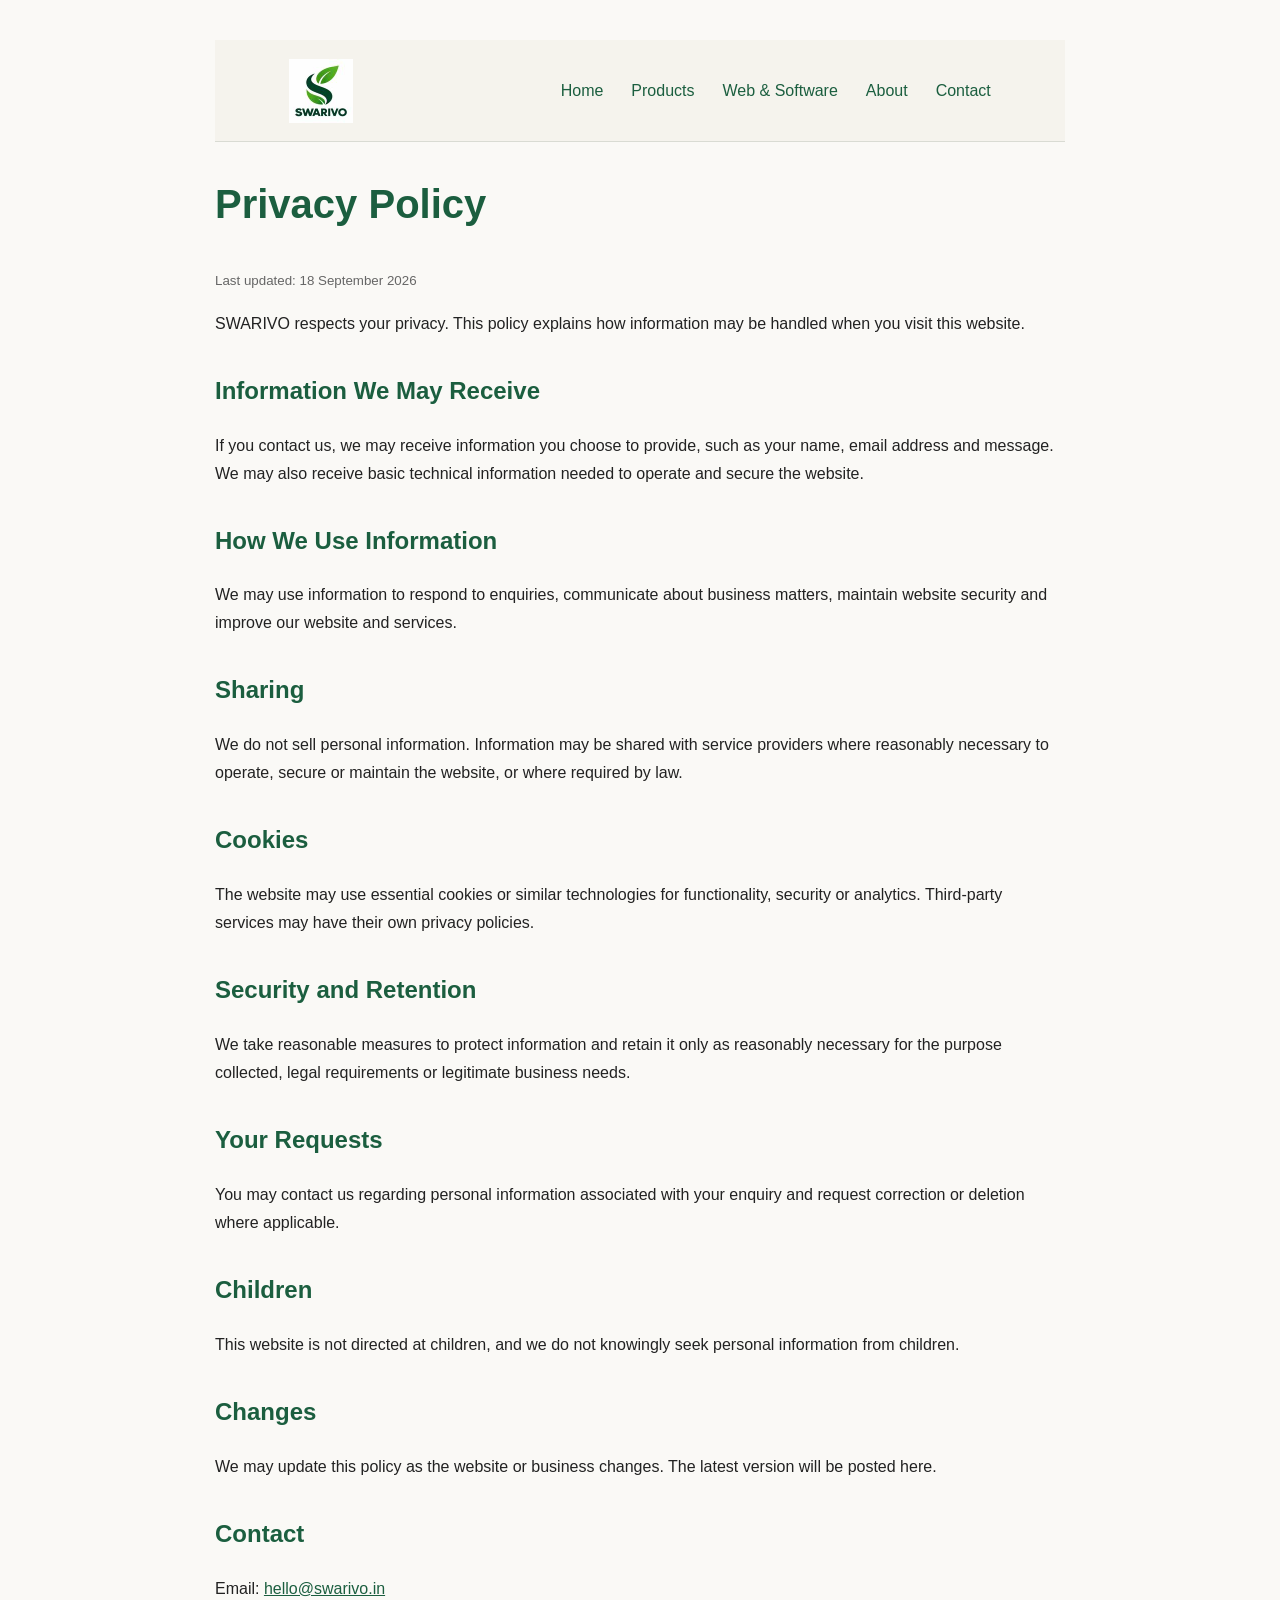
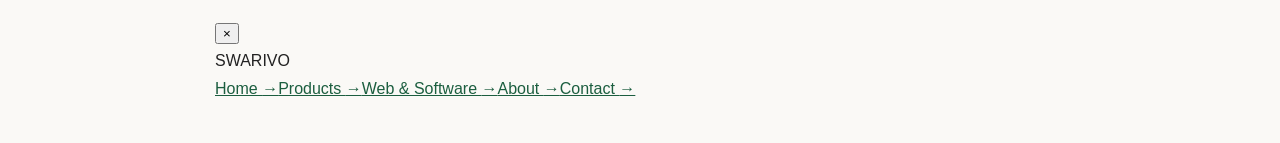
<file: privacy-policy.html>
<!doctype html><html lang="en"><head>
<meta http-equiv="Content-Security-Policy" content="default-src 'self'; base-uri 'self'; object-src 'none'; frame-ancestors 'none'; form-action 'self'; script-src 'self' 'unsafe-inline'; style-src 'self' 'unsafe-inline' https://fonts.googleapis.com; font-src 'self' https://fonts.gstatic.com data:; img-src 'self' data: https:; connect-src 'self'; media-src 'self' https:; upgrade-insecure-requests">
<meta http-equiv="Referrer-Policy" content="strict-origin-when-cross-origin">
<meta http-equiv="X-Content-Type-Options" content="nosniff"><meta charset="utf-8"><meta name="viewport" content="width=device-width,initial-scale=1"><title>Privacy Policy — SWARIVO</title><link rel="canonical" href="https://www.swarivo.in/privacy-policy.html"><meta name="description" content="SWARIVO privacy policy explaining how information may be handled when you use this website."><meta name="theme-color" content="#10291e"><link rel="preconnect" href="https://fonts.googleapis.com"><link rel="preconnect" href="https://fonts.gstatic.com" crossorigin><link href="https://fonts.googleapis.com/css2?family=Poppins:wght@400;500;600;700;800&display=swap" rel="stylesheet"><style>body{font-family:Poppins,Arial,sans-serif;max-width:850px;margin:auto;padding:40px 22px;line-height:1.75;color:#222;background:#faf9f6}a{color:#1B5E3F}h1,h2{color:#1B5E3F}h1{font-size:40px}h2{margin-top:32px}nav{margin-bottom:38px}small{color:#666}</style><style id="swarivo-universal-header">
nav{height:102px!important;min-height:102px!important;margin:0!important;padding:0 clamp(28px,5.8vw,90px)!important;display:flex!important;align-items:center!important;justify-content:space-between!important;background:rgba(245,243,237,.96)!important;border-bottom:1px solid rgba(16,41,30,.12)!important;box-sizing:border-box!important}
nav .brand{width:64px!important;height:64px!important;flex:0 0 64px!important;display:flex!important;align-items:center!important;justify-content:center!important;overflow:hidden!important;padding:0!important;margin:0!important}
nav .brand-logo{display:block!important;width:64px!important;height:64px!important;max-width:64px!important;max-height:64px!important;object-fit:contain!important;object-position:center!important}
nav .links{display:flex!important;align-items:center!important;gap:28px!important}
nav .links a{min-height:40px!important;display:inline-flex!important;align-items:center!important;justify-content:center!important;text-decoration:none!important}
@media(max-width:760px){nav{position:fixed!important;top:8px!important;left:10px!important;right:10px!important;width:auto!important;height:62px!important;min-height:62px!important;padding:7px 10px!important;border-radius:16px!important;box-shadow:0 7px 24px rgba(16,41,30,.10)!important;z-index:1000!important}body{padding-top:78px!important}nav .brand{width:48px!important;height:48px!important;flex-basis:48px!important}nav .brand-logo{width:48px!important;height:48px!important;max-width:48px!important;max-height:48px!important}.mobile-menu-toggle{display:flex!important;width:42px!important;height:42px!important;flex:0 0 42px!important;align-items:center!important;justify-content:center!important;flex-direction:column!important;gap:5px!important;border:1px solid rgba(16,41,30,.12)!important;border-radius:12px!important;background:#fff!important;padding:9px!important}.mobile-menu-toggle span{display:block!important;width:18px!important;height:1.5px!important;background:#10291e!important}.links{display:none!important}}
@media(min-width:761px){.mobile-menu-toggle{display:none!important}}
</style><style id="swarivo-mobile-drawer">
@media(max-width:760px){
.mobile-nav-drawer{position:fixed!important;inset:0!important;background:rgba(8,23,16,.34)!important;backdrop-filter:blur(7px)!important;-webkit-backdrop-filter:blur(7px)!important;opacity:0!important;visibility:hidden!important;pointer-events:none!important;transition:opacity .22s ease!important;z-index:2000!important}
.mobile-nav-drawer.is-open{opacity:1!important;visibility:visible!important;pointer-events:auto!important}
.mobile-nav-card{position:absolute!important;top:0!important;right:0!important;width:min(88vw,380px)!important;height:100%!important;background:#f5f3ed!important;padding:92px 26px 28px!important;box-shadow:-25px 0 70px rgba(8,23,16,.22)!important;transform:translateX(100%)!important;transition:transform .32s cubic-bezier(.2,.75,.2,1)!important;overflow:auto!important}
.mobile-nav-drawer.is-open .mobile-nav-card{transform:translateX(0)!important}
.mobile-nav-close{position:absolute!important;top:20px!important;right:20px!important;border:1px solid rgba(16,41,30,.12)!important;background:#fff!important;border-radius:12px!important;width:42px!important;height:42px!important;font-size:24px!important;line-height:1!important;cursor:pointer!important;color:#10291e!important}
.mobile-nav-label{text-transform:uppercase!important;letter-spacing:.2em!important;font-size:10px!important;font-weight:800!important;color:#1b5e3f!important;margin-bottom:16px!important}
.mobile-nav-link{display:flex!important;align-items:center!important;justify-content:space-between!important;width:100%!important;padding:20px 2px!important;border-bottom:1px solid rgba(16,41,30,.12)!important;text-decoration:none!important;color:#10291e!important;font:700 21px/1.2 Manrope,Arial,sans-serif!important}
.mobile-nav-link span{font-size:18px!important;color:#89958e!important}
body.menu-open{overflow:hidden!important}
}
</style></head><body><nav><a class="brand" href="/" aria-label="SWARIVO home"><img class="brand-logo" src="/swarivo-logo.svg?v=header-exact-3" alt="SWARIVO"></a><div class="links"><a href="/">Home</a><a href="/products.html">Products</a><a href="/services.html">Web &amp; Software</a><a href="/#about">About</a><a class="pill" href="/#contact">Contact</a></div><button class="mobile-menu-toggle" type="button" aria-label="Open navigation menu" aria-expanded="false"><span></span><span></span><span></span></button></nav><h1>Privacy Policy</h1><small>Last updated: 18 September 2026</small><p>SWARIVO respects your privacy. This policy explains how information may be handled when you visit this website.</p><h2>Information We May Receive</h2><p>If you contact us, we may receive information you choose to provide, such as your name, email address and message. We may also receive basic technical information needed to operate and secure the website.</p><h2>How We Use Information</h2><p>We may use information to respond to enquiries, communicate about business matters, maintain website security and improve our website and services.</p><h2>Sharing</h2><p>We do not sell personal information. Information may be shared with service providers where reasonably necessary to operate, secure or maintain the website, or where required by law.</p><h2>Cookies</h2><p>The website may use essential cookies or similar technologies for functionality, security or analytics. Third-party services may have their own privacy policies.</p><h2>Security and Retention</h2><p>We take reasonable measures to protect information and retain it only as reasonably necessary for the purpose collected, legal requirements or legitimate business needs.</p><h2>Your Requests</h2><p>You may contact us regarding personal information associated with your enquiry and request correction or deletion where applicable.</p><h2>Children</h2><p>This website is not directed at children, and we do not knowingly seek personal information from children.</p><h2>Changes</h2><p>We may update this policy as the website or business changes. The latest version will be posted here.</p><h2>Contact</h2><p>Email: <a href="mailto:hello@swarivo.in">hello@swarivo.in</a></p><script src="/mobile-nav.js?v=2" defer></script></body></html>
</file>
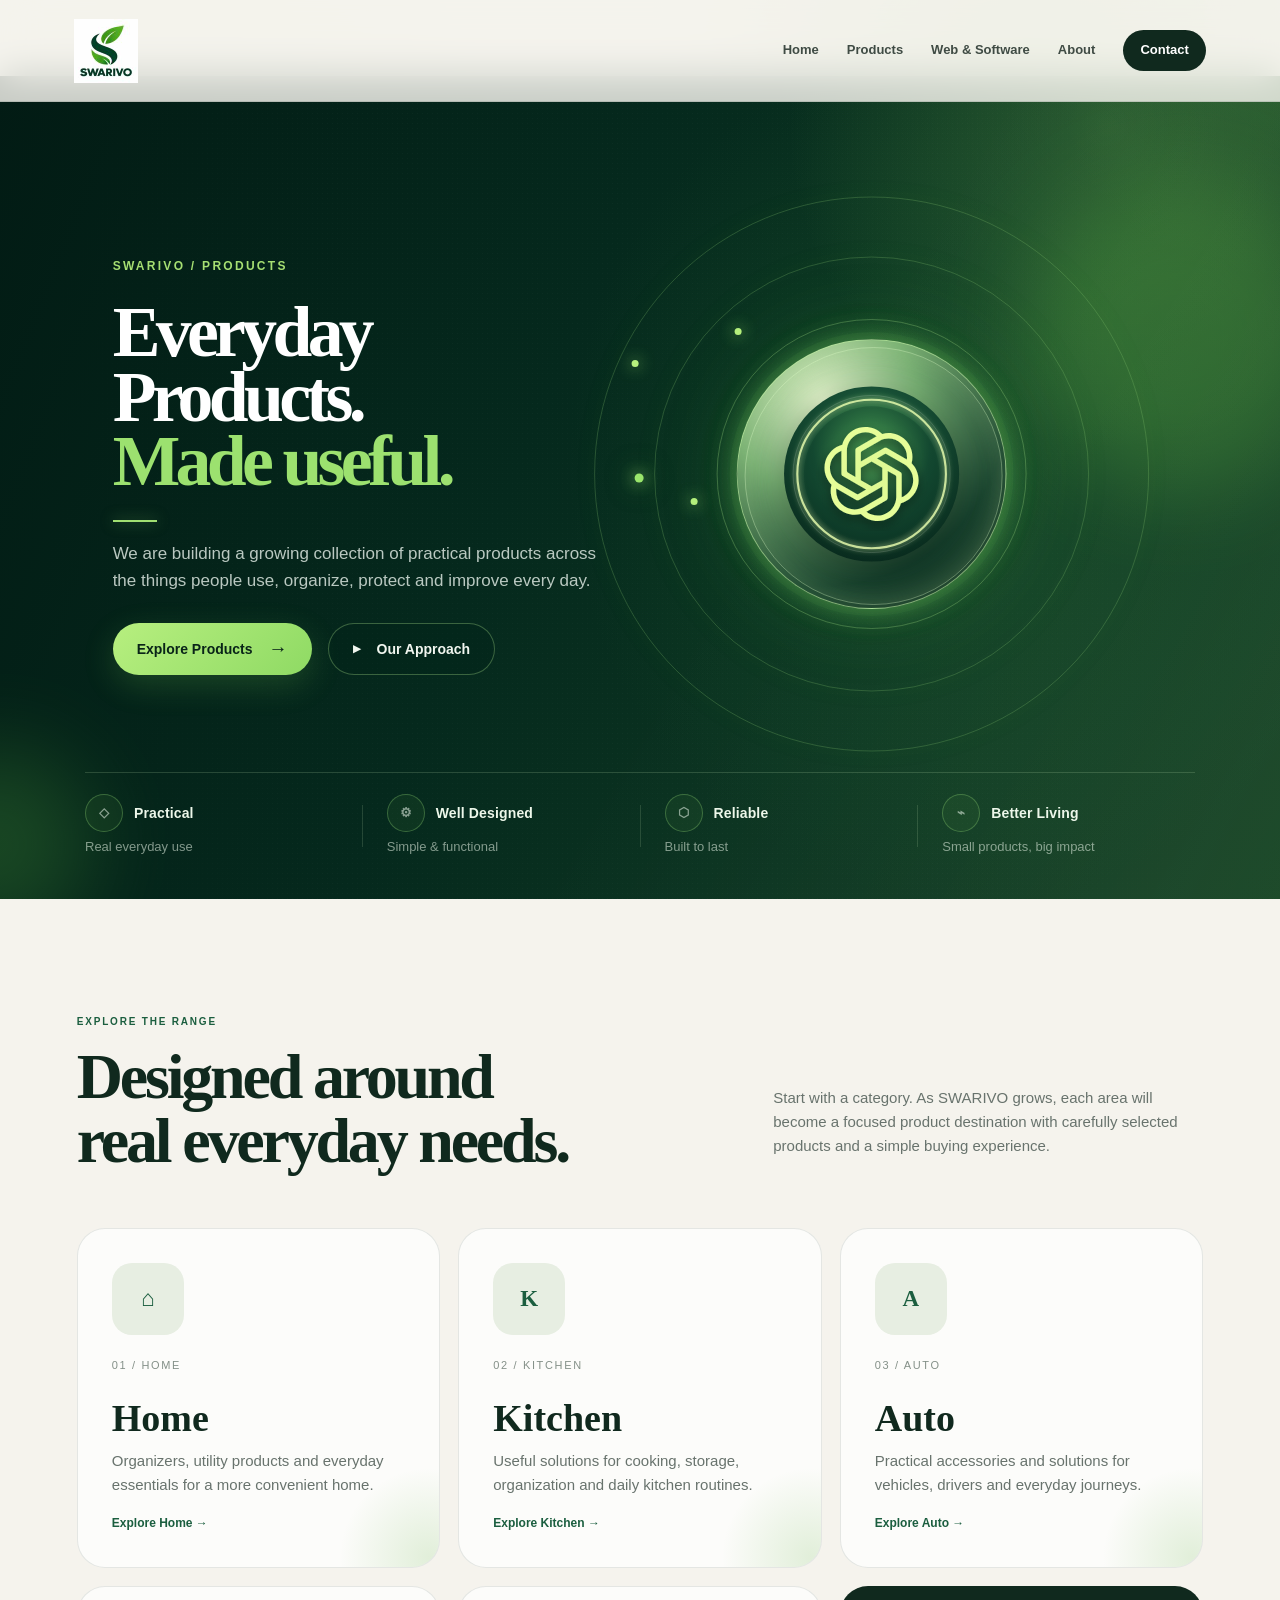
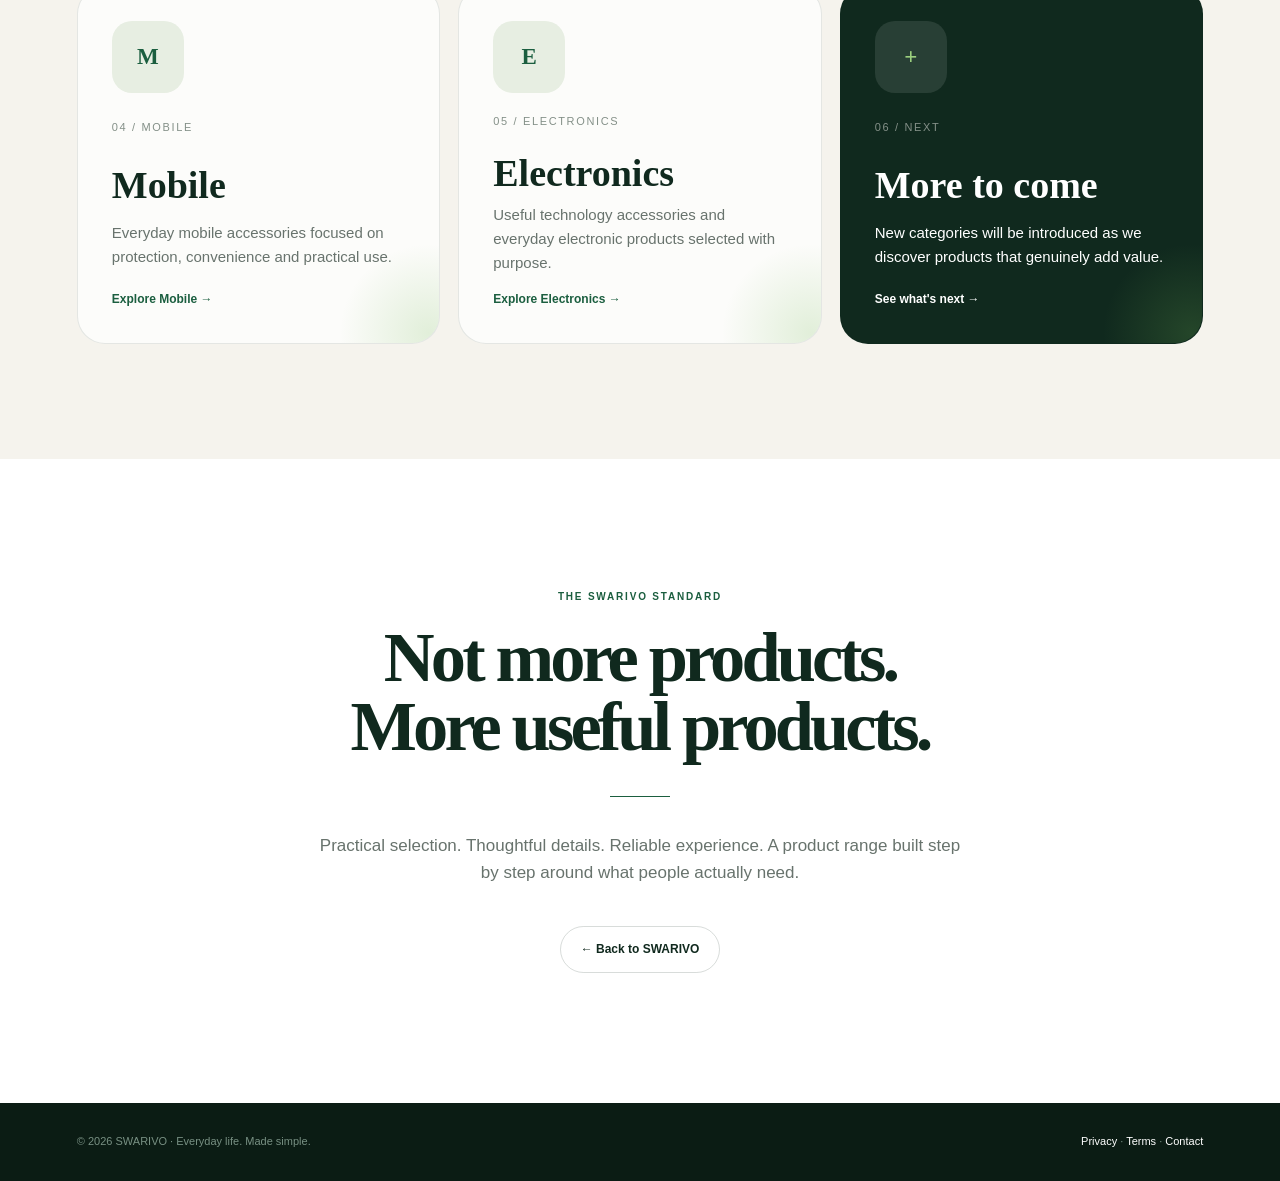
<file: products.html>
<!doctype html><html lang="en"><head>
<meta http-equiv="Content-Security-Policy" content="default-src 'self'; base-uri 'self'; object-src 'none'; frame-ancestors 'none'; form-action 'self'; script-src 'self' 'unsafe-inline'; style-src 'self' 'unsafe-inline' https://fonts.googleapis.com; font-src 'self' https://fonts.gstatic.com data:; img-src 'self' data: https:; connect-src 'self'; media-src 'self' https:; upgrade-insecure-requests">
<meta http-equiv="Referrer-Policy" content="strict-origin-when-cross-origin">
<meta http-equiv="X-Content-Type-Options" content="nosniff"><meta charset="utf-8"><meta name="viewport" content="width=device-width,initial-scale=1"><title>Products — SWARIVO</title><link rel="canonical" href="https://www.swarivo.in/products.html"><meta name="description" content="Explore SWARIVO's practical everyday product categories."><link rel="icon" href="/swarivo-icon.svg"><link rel="stylesheet" href="/site.css"><style>
.product-hero{min-height:78vh;background:#10291e;color:#fff;position:relative;overflow:hidden;display:flex;align-items:center}.product-hero:before{content:"";position:absolute;width:700px;height:700px;border-radius:50%;right:-180px;top:-300px;background:radial-gradient(circle,rgba(118,185,87,.28),transparent 65%);animation:pulse 7s ease-in-out infinite}.product-hero:after{content:"";position:absolute;inset:0;background:linear-gradient(120deg,transparent 30%,rgba(255,255,255,.035) 50%,transparent 70%);background-size:220% 100%;animation:shine 8s linear infinite}.product-hero .inner{position:relative;z-index:2;width:min(1250px,100%);margin:auto;padding:110px clamp(22px,6vw,90px);display:grid;grid-template-columns:1.05fr .95fr;gap:70px;align-items:center}.product-hero h1{font:800 clamp(52px,7vw,96px)/.94 Manrope;letter-spacing:-.06em;margin:18px 0 28px}.product-hero em{font-style:normal;color:#9bcf7e}.product-hero p{max-width:620px;color:#b7c5bc;font-size:18px}.hero-orbit{height:480px;position:relative}.orbit{position:absolute;border:1px solid rgba(255,255,255,.13);border-radius:50%;top:50%;left:50%;transform:translate(-50%,-50%);animation:rotate 24s linear infinite}.o1{width:440px;height:440px}.o2{width:320px;height:320px;animation-direction:reverse;animation-duration:18s}.o3{width:190px;height:190px;animation-duration:12s}.hero-core{position:absolute;top:50%;left:50%;transform:translate(-50%,-50%);width:170px;height:170px;border-radius:50%;display:grid;place-items:center;background:linear-gradient(145deg,#f1f4eb,#bcd3b4);box-shadow:0 35px 90px rgba(0,0,0,.25),inset -20px -20px 40px rgba(27,94,63,.12);animation:float 6s ease-in-out infinite}.hero-core img{width:92px}.orbit-dot{position:absolute;width:10px;height:10px;border-radius:50%;background:#76b957;box-shadow:0 0 22px #76b957;top:5px;left:50%;transform:translateX(-50%)}.category-shell{background:#f5f3ed;padding:115px clamp(22px,6vw,90px)}.category-head{max-width:1250px;margin:0 auto 55px;display:flex;justify-content:space-between;align-items:end;gap:40px}.category-head h2{font:800 clamp(40px,5vw,65px)/1 Manrope;letter-spacing:-.05em;color:#10291e;margin:15px 0 0}.category-head p{max-width:430px;color:#68736d}.category-grid{max-width:1250px;margin:auto;padding:0;grid-template-columns:repeat(3,1fr);gap:18px}.cat{min-height:340px;border-radius:28px;padding:34px;background:rgba(255,255,255,.7);border:1px solid rgba(16,41,30,.1);position:relative;overflow:hidden}.cat:after{content:"";position:absolute;width:180px;height:180px;border-radius:50%;right:-80px;bottom:-80px;background:radial-gradient(circle,rgba(118,185,87,.2),transparent 70%);transition:.5s}.cat:hover:after{transform:scale(2)}.cat h2{font-size:38px}.cat b{display:inline-flex;margin-top:15px}.cat .symbol{width:72px;height:72px;border-radius:20px;background:#e7eee2;display:grid;place-items:center;font:700 23px Manrope;color:#1b5e3f;margin-bottom:20px}.future{background:#10291e;color:#fff}.future h2,.future p,.future b{color:#fff}.future .symbol{background:rgba(255,255,255,.1);color:#9bcf7e}.brand-statement{background:#fff;padding:130px clamp(22px,6vw,90px);text-align:center;position:relative;overflow:hidden}.brand-statement h2{font:800 clamp(42px,5.5vw,74px)/.98 Manrope;letter-spacing:-.055em;color:#10291e;max-width:900px;margin:18px auto}.brand-statement p{max-width:650px;margin:25px auto;color:#68736d;font-size:17px}.brand-statement .line{height:1px;background:#1b5e3f;width:60px;margin:35px auto}.backtop{display:inline-flex;margin-top:15px;padding:13px 20px;border:1px solid rgba(16,41,30,.16);border-radius:999px;text-decoration:none;font-size:12px;font-weight:700;color:#10291e}@keyframes pulse{50%{transform:scale(1.15);opacity:.75}}@keyframes shine{to{background-position:-220% 0}}@keyframes rotate{to{transform:translate(-50%,-50%) rotate(360deg)}}@keyframes float{50%{transform:translate(-50%,-55%) scale(1.04)}}@media(max-width:850px){.product-hero .inner{grid-template-columns:1fr}.hero-orbit{height:390px}.o1{width:350px;height:350px}.o2{width:255px;height:255px}.o3{width:155px;height:155px}.category-grid{grid-template-columns:1fr 1fr}}@media(max-width:560px){.product-hero .inner{padding-top:75px}.product-hero h1{font-size:48px}.hero-orbit{height:300px}.o1{width:270px;height:270px}.o2{width:195px;height:195px}.o3{width:120px;height:120px}.hero-core{width:115px;height:115px}.hero-core img{width:65px}.category-grid{grid-template-columns:1fr}.category-shell{padding-top:80px}.category-head{display:block}.category-head p{margin-top:20px}}

/* FINAL RESPONSIVE PRODUCT HERO BRAND MARK */
.hero-core{width:190px!important;height:190px!important}
.hero-logo-svg{display:block;width:126px;height:126px;max-width:72%;max-height:72%;overflow:visible}
@media(max-width:850px){.hero-core{width:155px!important;height:155px!important}.hero-logo-svg{width:104px;height:104px}}
@media(max-width:560px){.hero-core{width:120px!important;height:120px!important}.hero-logo-svg{width:82px;height:82px}.hero-orbit{min-height:280px}}
@media(max-width:380px){.hero-core{width:104px!important;height:104px!important}.hero-logo-svg{width:72px;height:72px}.hero-orbit{min-height:245px}}


/* REFINED PRODUCT HERO MARK */
.product-hero .hero-core{width:180px!important;height:180px!important;background:rgba(242,247,237,.96)!important;box-shadow:0 28px 70px rgba(0,0,0,.22),inset 0 0 0 1px rgba(16,41,30,.08)!important}
.product-hero .hero-logo-svg{display:block!important;width:136px!important;height:136px!important;max-width:none!important;max-height:none!important}
@media(max-width:850px){.product-hero .hero-core{width:150px!important;height:150px!important}.product-hero .hero-logo-svg{width:112px!important;height:112px!important}}
@media(max-width:560px){.product-hero .hero-core{width:118px!important;height:118px!important}.product-hero .hero-logo-svg{width:88px!important;height:88px!important}}

/* FINAL CLICKABILITY FIX */
.product-hero:before,.product-hero:after,.product-hero-noise,.hero-light,.bg{pointer-events:none!important}
nav{position:fixed!important;top:0!important;left:0!important;right:0!important;z-index:5000!important}
nav a,nav button{position:relative!important;z-index:5001!important;pointer-events:auto!important}
@media(max-width:760px){nav{position:fixed!important;z-index:5000!important}.mobile-menu-toggle{position:relative!important;z-index:5002!important;pointer-events:auto!important}.mobile-nav-drawer{z-index:6000!important}}
.category-grid{display:grid!important;position:relative!important;z-index:2!important}
.category-grid .cat,.hero-actions a,.backtop{position:relative!important;z-index:3!important;pointer-events:auto!important;cursor:pointer!important}
</style><style>
/* SWARIVO shared mobile/tablet header */
@media (max-width:760px){
nav .links{display:none!important}
.mobile-menu-toggle{display:flex!important;width:42px;height:42px;flex:0 0 42px;align-items:center;justify-content:center;flex-direction:column;gap:5px;border:1px solid rgba(16,41,30,.12);border-radius:12px;background:rgba(255,255,255,.82);padding:9px;cursor:pointer}
.mobile-menu-toggle span{display:block;width:18px;height:1.5px;background:var(--forest);transition:transform .22s ease,opacity .18s ease}
.mobile-menu-toggle.is-open span:nth-child(1){transform:translateY(6.5px) rotate(45deg)}
.mobile-menu-toggle.is-open span:nth-child(2){opacity:0}
.mobile-menu-toggle.is-open span:nth-child(3){transform:translateY(-6.5px) rotate(-45deg)}
.mobile-nav-drawer{position:fixed;inset:0;background:rgba(8,23,16,.28);backdrop-filter:blur(8px);-webkit-backdrop-filter:blur(8px);opacity:0;visibility:hidden;pointer-events:none;transition:opacity .22s ease;z-index:60}
.mobile-nav-drawer.is-open{opacity:1;visibility:visible;pointer-events:auto}
.mobile-nav-card{position:absolute;top:0;right:0;width:min(88vw,380px);height:100%;background:var(--cream);padding:92px 26px 28px;box-shadow:-25px 0 70px rgba(8,23,16,.18);transform:translateX(100%);transition:transform .32s cubic-bezier(.2,.75,.2,1);overflow:auto}
.mobile-nav-drawer.is-open .mobile-nav-card{transform:translateX(0)}
.mobile-nav-close{position:absolute;top:20px;right:20px;border:1px solid var(--line);background:#fff;border-radius:12px;width:42px;height:42px;font-size:24px;line-height:1;cursor:pointer;color:var(--forest)}
.mobile-nav-label{text-transform:uppercase;letter-spacing:.2em;font-size:10px;font-weight:800;color:var(--green);margin-bottom:16px}
.mobile-nav-link{display:flex;align-items:center;justify-content:space-between;width:100%;padding:20px 2px;border-bottom:1px solid var(--line);text-decoration:none;color:var(--forest);font:700 21px/1.2 Manrope,Arial,sans-serif}
.mobile-nav-link span{font-size:18px;color:#89958e;transition:transform .2s ease}
.mobile-nav-link:hover span{transform:translateX(5px)}
body.menu-open{overflow:hidden}
}
@media (max-width:430px){
.mobile-menu-toggle{width:40px;height:40px;flex-basis:40px;border-radius:11px}
.mobile-nav-card{width:min(92vw,360px);padding-left:22px;padding-right:22px}
.mobile-nav-link{font-size:19px;padding:18px 2px}
}
@media (min-width:761px){.mobile-menu-toggle,.mobile-nav-drawer{display:none!important}}
</style>

<style id="swarivo-final-mobile-header">
/* Final mobile/tablet header — match homepage */
@media (max-width:760px){
  body{padding-top:78px!important}
  nav{position:fixed!important;top:8px!important;left:10px!important;right:10px!important;width:auto!important;height:62px!important;min-height:62px!important;padding:7px 10px!important;display:flex!important;align-items:center!important;justify-content:space-between!important;gap:10px!important;background:rgba(255,255,255,.96)!important;border:1px solid rgba(16,41,30,.09)!important;border-radius:16px!important;box-shadow:0 7px 24px rgba(16,41,30,.10)!important;backdrop-filter:blur(18px)!important;-webkit-backdrop-filter:blur(18px)!important;z-index:1000!important}
  nav .brand{width:94px!important;height:48px!important;flex:0 0 94px!important;display:flex!important;align-items:center!important;padding:0!important}
  nav .brand-logo{width:94px!important;height:48px!important;max-width:94px!important;max-height:48px!important;object-fit:contain!important;object-position:left center!important}
  nav .links{display:none!important}
  .mobile-menu-toggle{display:flex!important;width:42px!important;height:42px!important;flex:0 0 42px!important;align-items:center!important;justify-content:center!important;flex-direction:column!important;gap:5px!important;border:1px solid rgba(16,41,30,.12)!important;border-radius:12px!important;background:#fff!important;padding:9px!important;cursor:pointer!important;z-index:1002!important}
  .mobile-menu-toggle span{display:block!important;width:18px!important;height:1.5px!important;background:#10291e!important;transition:transform .22s ease,opacity .18s ease!important}
  .mobile-nav-drawer{position:fixed!important;inset:0!important;background:rgba(8,23,16,.34)!important;backdrop-filter:blur(7px)!important;-webkit-backdrop-filter:blur(7px)!important;opacity:0!important;visibility:hidden!important;pointer-events:none!important;transition:opacity .22s ease!important;z-index:2000!important}
  .mobile-nav-drawer.is-open{opacity:1!important;visibility:visible!important;pointer-events:auto!important}
  .mobile-nav-card{position:absolute!important;top:0!important;right:0!important;width:min(88vw,380px)!important;height:100%!important;background:#f5f3ed!important;opacity:1!important;padding:92px 26px 28px!important;box-shadow:-25px 0 70px rgba(8,23,16,.22)!important;transform:translateX(100%)!important;transition:transform .32s cubic-bezier(.2,.75,.2,1)!important;overflow:auto!important}
  .mobile-nav-drawer.is-open .mobile-nav-card{transform:translateX(0)!important}
  .mobile-nav-close{position:absolute!important;top:20px!important;right:20px!important;border:1px solid rgba(16,41,30,.12)!important;background:#fff!important;border-radius:12px!important;width:42px!important;height:42px!important;font-size:24px!important;line-height:1!important;cursor:pointer!important;color:#10291e!important}
  .mobile-nav-label{text-transform:uppercase!important;letter-spacing:.2em!important;font-size:10px!important;font-weight:800!important;color:#1b5e3f!important;margin-bottom:16px!important}
  .mobile-nav-link{display:flex!important;align-items:center!important;justify-content:space-between!important;width:100%!important;padding:20px 2px!important;border-bottom:1px solid rgba(16,41,30,.12)!important;text-decoration:none!important;color:#10291e!important;font:700 21px/1.2 Manrope,Arial,sans-serif!important;background:transparent!important}
  .mobile-nav-link span{font-size:18px!important;color:#89958e!important}
  body.menu-open{overflow:hidden!important}
}
@media (max-width:430px){
  body{padding-top:72px!important}
  nav{top:6px!important;left:7px!important;right:7px!important;height:58px!important;min-height:58px!important;padding:6px 8px!important;border-radius:14px!important;gap:7px!important}
  nav .brand,nav .brand-logo{width:82px!important;height:44px!important;max-width:82px!important;max-height:44px!important;flex-basis:82px!important}
  .mobile-menu-toggle{width:40px!important;height:40px!important;flex-basis:40px!important;border-radius:11px!important}
  .mobile-nav-card{width:min(92vw,360px)!important;padding-left:22px!important;padding-right:22px!important}
  .mobile-nav-link{font-size:19px!important;padding:18px 2px!important}
}
@media (min-width:761px){.mobile-menu-toggle,.mobile-nav-drawer{display:none!important}}
</style>
<style id="swarivo-final-header-consistency">
/* SWARIVO final responsive header — shared across all main pages */
@media (max-width:760px){
  body{padding-top:78px!important}
  nav{position:fixed!important;top:8px!important;left:10px!important;right:10px!important;width:auto!important;height:62px!important;min-height:62px!important;padding:7px 10px!important;display:flex!important;align-items:center!important;justify-content:space-between!important;gap:10px!important;background:rgba(255,255,255,.98)!important;border:1px solid rgba(16,41,30,.09)!important;border-radius:16px!important;box-shadow:0 7px 24px rgba(16,41,30,.10)!important;backdrop-filter:blur(18px)!important;-webkit-backdrop-filter:blur(18px)!important;z-index:1000!important}
  nav .brand{width:94px!important;height:48px!important;flex:0 0 94px!important;display:flex!important;align-items:center!important;padding:0!important}
  nav .brand-logo{width:94px!important;height:48px!important;max-width:94px!important;max-height:48px!important;object-fit:contain!important;object-position:left center!important}
  nav .links{display:none!important}
  .mobile-menu-toggle{display:flex!important;width:42px!important;height:42px!important;flex:0 0 42px!important;align-items:center!important;justify-content:center!important;flex-direction:column!important;gap:5px!important;border:1px solid rgba(16,41,30,.12)!important;border-radius:12px!important;background:#fff!important;padding:9px!important;cursor:pointer!important;z-index:1002!important}
  .mobile-menu-toggle span{display:block!important;width:18px!important;height:1.5px!important;background:#10291e!important;transition:transform .22s ease,opacity .18s ease!important}
  .mobile-nav-drawer{position:fixed!important;inset:0!important;background:rgba(8,23,16,.34)!important;backdrop-filter:blur(7px)!important;-webkit-backdrop-filter:blur(7px)!important;opacity:0!important;visibility:hidden!important;pointer-events:none!important;transition:opacity .22s ease!important;z-index:2000!important}
  .mobile-nav-drawer.is-open{opacity:1!important;visibility:visible!important;pointer-events:auto!important}
  .mobile-nav-card{position:absolute!important;top:0!important;right:0!important;width:min(88vw,380px)!important;height:100%!important;background:#f5f3ed!important;opacity:1!important;padding:92px 26px 28px!important;box-shadow:-25px 0 70px rgba(8,23,16,.22)!important;transform:translateX(100%)!important;transition:transform .32s cubic-bezier(.2,.75,.2,1)!important;overflow:auto!important}
  .mobile-nav-drawer.is-open .mobile-nav-card{transform:translateX(0)!important}
  .mobile-nav-close{position:absolute!important;top:20px!important;right:20px!important;border:1px solid rgba(16,41,30,.12)!important;background:#fff!important;border-radius:12px!important;width:42px!important;height:42px!important;font-size:24px!important;line-height:1!important;cursor:pointer!important;color:#10291e!important}
  .mobile-nav-label{text-transform:uppercase!important;letter-spacing:.2em!important;font-size:10px!important;font-weight:800!important;color:#1b5e3f!important;margin-bottom:16px!important}
  .mobile-nav-link{display:flex!important;align-items:center!important;justify-content:space-between!important;width:100%!important;padding:20px 2px!important;border-bottom:1px solid rgba(16,41,30,.12)!important;text-decoration:none!important;color:#10291e!important;font:700 21px/1.2 Manrope,Arial,sans-serif!important;background:transparent!important}
  .mobile-nav-link span{font-size:18px!important;color:#89958e!important}
  body.menu-open{overflow:hidden!important}
}
@media (max-width:430px){
  body{padding-top:72px!important}
  nav{top:6px!important;left:7px!important;right:7px!important;height:58px!important;min-height:58px!important;padding:6px 8px!important;border-radius:14px!important;gap:7px!important}
  nav .brand,nav .brand-logo{width:82px!important;height:44px!important;max-width:82px!important;max-height:44px!important;flex-basis:82px!important}
  .mobile-menu-toggle{width:40px!important;height:40px!important;flex-basis:40px!important;border-radius:11px!important}
  .mobile-nav-card{width:min(92vw,360px)!important;padding-left:22px!important;padding-right:22px!important}
  .mobile-nav-link{font-size:19px!important;padding:18px 2px!important}
}
@media (min-width:761px){.mobile-menu-toggle,.mobile-nav-drawer{display:none!important}}
</style><style id="exact-product-logo">
.product-hero .hero-logo-exact{display:block;width:138px!important;height:138px!important;max-width:78%!important;max-height:78%!important;object-fit:contain!important;object-position:center!important}
@media(max-width:850px){.product-hero .hero-logo-exact{width:112px!important;height:112px!important}}
@media(max-width:560px){.product-hero .hero-logo-exact{width:86px!important;height:86px!important}}
</style><style id="exact-product-symbol">
.product-hero .hero-core{width:180px!important;height:180px!important;border-radius:50%!important;background:#f1f4eb!important;display:grid!important;place-items:center!important;overflow:hidden!important}
.product-hero .hero-symbol-exact{display:block!important;width:118px!important;height:118px!important;object-fit:contain!important}
@media(max-width:850px){.product-hero .hero-core{width:155px!important;height:155px!important}.product-hero .hero-symbol-exact{width:102px!important;height:102px!important}}
@media(max-width:560px){.product-hero .hero-core{width:118px!important;height:118px!important}.product-hero .hero-symbol-exact{width:78px!important;height:78px!important}}
</style><style id="exact-product-symbol-final">
.product-hero .hero-core{width:180px!important;height:180px!important;border-radius:50%!important;background:#f1f4eb!important;display:grid!important;place-items:center!important;overflow:hidden!important}
.product-hero .hero-symbol-crop{width:118px!important;height:92px!important;overflow:hidden!important;display:block!important;position:relative!important}
.product-hero .hero-symbol-crop img{display:block!important;width:118px!important;height:118px!important;max-width:none!important;object-fit:contain!important;object-position:top center!important}
@media(max-width:850px){.product-hero .hero-core{width:155px!important;height:155px!important}.product-hero .hero-symbol-crop{width:102px!important;height:80px!important}.product-hero .hero-symbol-crop img{width:102px!important;height:102px!important}}
@media(max-width:560px){.product-hero .hero-core{width:118px!important;height:118px!important}.product-hero .hero-symbol-crop{width:78px!important;height:61px!important}.product-hero .hero-symbol-crop img{width:78px!important;height:78px!important}}
</style><style id="products-hero-reference-match">
/* Match supplied SWARIVO Products hero reference */
.product-hero{min-height:calc(100vh - 82px)!important;background:linear-gradient(112deg,#0c2b20 0%,#103426 52%,#1c4b24 100%)!important}
.product-hero .inner{width:min(1250px,100%)!important;padding:96px clamp(22px,6vw,90px)!important;grid-template-columns:1.05fr .95fr!important;gap:60px!important}
.product-hero h1{font-size:clamp(52px,6.6vw,92px)!important;line-height:.94!important;letter-spacing:-.06em!important}
.product-hero p{font-size:18px!important;line-height:1.55!important}
.hero-orbit{height:480px!important}
.o1{width:440px!important;height:440px!important}
.o2{width:320px!important;height:320px!important}
.o3{width:190px!important;height:190px!important}
.product-hero .hero-core{width:214px!important;height:214px!important;border-radius:50%!important;background:#f1f4eb!important;box-shadow:0 28px 70px rgba(0,0,0,.22),inset 0 0 0 1px rgba(16,41,30,.08)!important;overflow:hidden!important}
.product-hero .hero-symbol-crop{width:142px!important;height:88px!important;overflow:hidden!important;display:block!important;position:relative!important}
.product-hero .hero-symbol-crop img{display:block!important;width:142px!important;height:142px!important;max-width:none!important;object-fit:contain!important;object-position:top center!important;mix-blend-mode:multiply!important}
@media(max-width:850px){
 .product-hero{min-height:auto!important}
 .product-hero .inner{padding:75px 22px!important;grid-template-columns:1fr!important}
 .hero-orbit{height:390px!important}
 .product-hero .hero-core{width:174px!important;height:174px!important}
 .product-hero .hero-symbol-crop{width:116px!important;height:73px!important}
 .product-hero .hero-symbol-crop img{width:116px!important;height:116px!important}
}
@media(max-width:560px){
 .product-hero .inner{padding-top:65px!important}
 .product-hero h1{font-size:48px!important}
 .hero-orbit{height:300px!important}
 .o1{width:270px!important;height:270px!important}.o2{width:195px!important;height:195px!important}.o3{width:120px!important;height:120px!important}
 .product-hero .hero-core{width:130px!important;height:130px!important}
 .product-hero .hero-symbol-crop{width:86px!important;height:54px!important}
 .product-hero .hero-symbol-crop img{width:86px!important;height:86px!important}
}
</style><style id="original-product-mark">
.product-hero .hero-product-mark{width:150px!important;height:150px!important;overflow:visible!important;display:flex!important;align-items:center!important;justify-content:center!important;position:relative!important}
.product-hero .hero-product-mark img{display:block!important;width:150px!important;height:150px!important;max-width:none!important;object-fit:contain!important}
.product-hero .hero-product-mark::after{content:"";position:absolute;inset:18%;border-radius:50%;background:radial-gradient(circle,rgba(126,200,91,.12),transparent 68%);animation:productMarkGlow 3.5s ease-in-out infinite;pointer-events:none}
@keyframes productMarkGlow{0%,100%{transform:scale(.92);opacity:.35}50%{transform:scale(1.08);opacity:.75}}
@media(max-width:850px){
 .product-hero .hero-product-mark{width:124px!important;height:124px!important}
 .product-hero .hero-product-mark img{width:124px!important;height:124px!important}
}
@media(max-width:560px){
 .product-hero .hero-product-mark{width:94px!important;height:94px!important}
 .product-hero .hero-product-mark img{width:94px!important;height:94px!important}
}
@media(prefers-reduced-motion:reduce){.product-hero .hero-product-mark::after{animation:none}}
</style><style id="products-hero-premium">
.product-hero{position:relative!important;isolation:isolate!important;overflow:hidden!important;min-height:calc(100vh - 82px)!important;background:radial-gradient(circle at 78% 35%,rgba(69,156,65,.26),transparent 24%),radial-gradient(circle at 95% 5%,rgba(111,190,70,.14),transparent 30%),linear-gradient(115deg,#031d16 0%,#08291e 43%,#123c24 72%,#1d4d27 100%)!important}
.product-hero .product-hero-noise{position:absolute;inset:0;pointer-events:none;opacity:.18;background-image:radial-gradient(rgba(255,255,255,.18) .6px,transparent .6px);background-size:5px 5px;mask-image:linear-gradient(to bottom,transparent,#000 20%,#000 80%,transparent)}
.product-hero .inner{position:relative!important;z-index:2!important;width:min(1380px,100%)!important;min-height:calc(100vh - 190px)!important;padding:105px clamp(24px,7vw,110px) 75px!important;grid-template-columns:1.02fr .98fr!important;gap:20px!important;align-items:center!important}
.product-hero .product-copy{position:relative;z-index:4}
.product-hero .eyebrow{font-size:12px!important;letter-spacing:.18em!important;font-weight:800!important;color:#a9df78!important;margin-bottom:28px!important}
.product-hero h1{font-size:clamp(58px,6.2vw,96px)!important;line-height:.91!important;letter-spacing:-.065em!important;margin:0!important;text-wrap:balance!important}
.product-hero h1 em{font-style:normal!important;color:#9bd86f!important}
.product-hero .hero-rule{width:46px;height:2px;background:#8bcf62;margin:30px 0 22px;box-shadow:0 0 18px rgba(139,207,98,.55)}
.product-hero p{max-width:610px!important;font-size:17px!important;line-height:1.65!important;color:rgba(235,246,237,.78)!important;margin:0!important}
.product-hero .hero-actions{display:flex;gap:14px;margin-top:31px;flex-wrap:wrap}
.product-hero .hero-actions a{display:inline-flex;align-items:center;gap:18px;text-decoration:none;border-radius:999px;padding:14px 21px;font-size:14px;font-weight:750;transition:transform .25s ease,box-shadow .25s ease,background .25s ease}
.product-hero .hero-primary{background:#a7e273;color:#092319;box-shadow:0 10px 30px rgba(91,160,67,.22)}
.product-hero .hero-secondary{border:1px solid rgba(173,226,139,.32);color:#e8f5e8;background:rgba(255,255,255,.025)}
.product-hero .hero-actions a:hover{transform:translateY(-3px)}
.product-hero .hero-primary span{font-size:19px}
.product-hero .hero-secondary span{font-size:17px}
.product-hero .hero-visual{height:570px;position:relative;display:flex;align-items:center;justify-content:center;transform:translateX(2%)}
.product-hero .hero-halo{position:absolute;width:480px;height:480px;border-radius:50%;background:radial-gradient(circle,rgba(108,207,79,.16),rgba(108,207,79,.035) 38%,transparent 69%);filter:blur(2px);animation:heroHalo 5s ease-in-out infinite}
.product-hero .hero-orbit{position:relative!important;width:560px!important;height:560px!important;display:flex!important;align-items:center!important;justify-content:center!important}
.product-hero .orbit{position:absolute!important;left:50%!important;top:50%!important;transform:translate(-50%,-50%)!important;border:1px solid rgba(148,215,119,.22)!important;border-radius:50%!important;box-shadow:0 0 30px rgba(90,180,74,.03)!important}
.product-hero .o1{width:540px!important;height:540px!important;animation:orbitSpin 28s linear infinite!important}
.product-hero .o2{width:395px!important;height:395px!important;animation:orbitSpinReverse 21s linear infinite!important}
.product-hero .o3{width:260px!important;height:260px!important;border-color:rgba(181,229,147,.3)!important}
.product-hero .orbit-dot{width:10px!important;height:10px!important;background:#9be56e!important;box-shadow:0 0 18px #9be56e!important;top:50%!important;right:-5px!important;position:absolute!important;border-radius:50%!important}
.product-hero .hero-core{width:238px!important;height:238px!important;border-radius:50%!important;background:radial-gradient(circle at 35% 28%,#fbfff1 0%,#e7efd9 56%,#c8d9b9 100%)!important;box-shadow:0 0 0 1px rgba(202,236,181,.5),0 0 35px rgba(173,232,126,.24),0 30px 80px rgba(0,0,0,.3),inset 0 0 45px rgba(82,135,61,.12)!important;overflow:visible!important;display:flex!important;align-items:center!important;justify-content:center!important;z-index:5!important}
.product-hero .hero-core:before{content:"";position:absolute;width:256px;height:256px;border:1px solid rgba(187,232,149,.28);border-radius:50%;animation:corePulse 3.8s ease-in-out infinite}
.product-hero .hero-product-mark{width:168px!important;height:168px!important;overflow:visible!important;display:flex!important;align-items:center!important;justify-content:center!important;position:relative!important;z-index:2!important}
.product-hero .hero-product-mark img{display:block!important;width:168px!important;height:168px!important;max-width:none!important;object-fit:contain!important;filter:drop-shadow(0 12px 18px rgba(4,56,33,.16))!important}
.product-hero .hero-spark{position:absolute;border-radius:50%;background:#c1ee93;box-shadow:0 0 16px rgba(181,238,133,.8)}
.product-hero .spark-a{width:8px;height:8px;top:83px;right:115px;animation:sparkFloat 4s ease-in-out infinite}
.product-hero .spark-b{width:5px;height:5px;bottom:80px;left:104px;animation:sparkFloat 5s ease-in-out 1s infinite}
.product-hero .spark-c{width:12px;height:12px;top:154px;left:50px;animation:sparkFloat 4.5s ease-in-out 1.5s infinite}
.product-hero .hero-leaf{position:absolute;color:#91d96a;font-size:30px;opacity:.38;filter:blur(.2px);animation:leafFloat 7s ease-in-out infinite}
.product-hero .leaf-a{right:5%;top:14%}
.product-hero .leaf-b{left:4%;bottom:20%;font-size:20px;animation-delay:2s}
.product-hero .hero-benefits{position:absolute;z-index:4;bottom:0;left:50%;transform:translateX(-50%);width:min(1180px,calc(100% - 48px));display:grid;grid-template-columns:1fr auto 1fr auto 1fr auto 1fr;align-items:center;border-top:1px solid rgba(205,239,186,.16);padding:23px 0 24px;color:#e8f4e8}
.product-hero .hero-benefits div{display:flex;flex-direction:column;gap:5px;padding:0 24px}
.product-hero .hero-benefits div:first-child{padding-left:0}
.product-hero .hero-benefits b{font-size:14px;letter-spacing:.01em}
.product-hero .hero-benefits span{font-size:13px;color:rgba(231,242,232,.56)}
.product-hero .hero-benefits i{width:1px;height:38px;background:rgba(205,239,186,.18)}
@keyframes orbitSpin{to{transform:rotate(360deg)}}
@keyframes orbitSpinReverse{to{transform:rotate(-360deg)}}
@keyframes heroHalo{0%,100%{transform:scale(.96);opacity:.7}50%{transform:scale(1.05);opacity:1}}
@keyframes corePulse{0%,100%{transform:scale(.98);opacity:.45}50%{transform:scale(1.05);opacity:.9}}
@keyframes sparkFloat{0%,100%{transform:translate(0,0);opacity:.5}50%{transform:translate(7px,-13px);opacity:1}}
@keyframes leafFloat{0%,100%{transform:translate3d(0,0,0) rotate(0deg)}50%{transform:translate3d(-12px,-15px,0) rotate(8deg)}}
@media(max-width:850px){
 .product-hero{min-height:auto!important}
 .product-hero .inner{min-height:auto!important;padding:78px 28px 360px!important;grid-template-columns:1fr!important}
 .product-hero .hero-visual{height:430px;transform:none;margin-top:10px}
 .product-hero .hero-orbit{width:410px!important;height:410px!important}
 .product-hero .o1{width:400px!important;height:400px!important}.product-hero .o2{width:290px!important;height:290px!important}.product-hero .o3{width:190px!important;height:190px!important}
 .product-hero .hero-core{width:180px!important;height:180px!important}.product-hero .hero-product-mark{width:132px!important;height:132px!important}.product-hero .hero-product-mark img{width:132px!important;height:132px!important}
 .product-hero .hero-benefits{width:calc(100% - 56px);grid-template-columns:1fr 1fr;gap:22px;bottom:26px;padding:20px 0;border-top:1px solid rgba(205,239,186,.16)}
 .product-hero .hero-benefits i{display:none}.product-hero .hero-benefits div{padding:0!important}
}
@media(max-width:560px){
 .product-hero .inner{padding:62px 21px 400px!important}
 .product-hero h1{font-size:51px!important}
 .product-hero p{font-size:15px!important}
 .product-hero .hero-actions{gap:10px}.product-hero .hero-actions a{padding:12px 17px;font-size:13px}
 .product-hero .hero-visual{height:330px}
 .product-hero .hero-orbit{width:310px!important;height:310px!important}
 .product-hero .o1{width:300px!important;height:300px!important}.product-hero .o2{width:220px!important;height:220px!important}.product-hero .o3{width:145px!important;height:145px!important}
 .product-hero .hero-core{width:138px!important;height:138px!important}.product-hero .hero-product-mark{width:100px!important;height:100px!important}.product-hero .hero-product-mark img{width:100px!important;height:100px!important}
 .product-hero .hero-benefits{width:calc(100% - 42px);bottom:18px;grid-template-columns:1fr 1fr;gap:18px 10px}
 .product-hero .hero-benefits b{font-size:12px}.product-hero .hero-benefits span{font-size:11px}
}
@media(prefers-reduced-motion:reduce){
 .product-hero .o1,.product-hero .o2,.product-hero .hero-halo,.product-hero .hero-core:before,.product-hero .hero-spark,.product-hero .hero-leaf{animation:none!important}
}
</style><style id="products-hero-exact-reference">
.product-hero{position:relative!important;isolation:isolate!important;overflow:hidden!important;min-height:calc(100vh - 77px)!important;background:radial-gradient(ellipse 48% 80% at 76% 48%,rgba(36,111,53,.28),transparent 66%),radial-gradient(ellipse 25% 35% at 100% 0%,rgba(96,177,69,.18),transparent 70%),linear-gradient(112deg,#021b14 0%,#05291d 42%,#0c3521 68%,#174524 100%)!important}
.product-hero .product-hero-noise{position:absolute;inset:0;opacity:.12;pointer-events:none;background-image:radial-gradient(rgba(255,255,255,.22) .55px,transparent .55px);background-size:5px 5px;mask-image:linear-gradient(90deg,transparent,#000 25%,#000 78%,transparent)}
.product-hero .hero-light{position:absolute;border-radius:50%;pointer-events:none;filter:blur(45px);opacity:.35}
.product-hero .light-one{width:320px;height:320px;right:-60px;top:100px;background:#56a63e}
.product-hero .light-two{width:190px;height:190px;left:-100px;bottom:-40px;background:#438f39}
.product-hero .inner{position:relative;z-index:3;width:min(1390px,100%)!important;min-height:calc(100vh - 190px);padding:92px clamp(26px,8.8vw,142px) 120px!important;display:grid!important;grid-template-columns:46% 54%!important;gap:0!important;align-items:center!important}
.product-hero .product-copy{position:relative;z-index:5;padding-bottom:15px}
.product-hero .eyebrow{margin:0 0 24px!important;font-size:12px!important;letter-spacing:.19em!important;font-weight:800!important;color:#a6df72!important}
.product-hero h1{margin:0!important;font-size:clamp(64px,5.6vw,92px)!important;line-height:.9!important;letter-spacing:-.065em!important;font-weight:780!important}
.product-hero h1 em{font-style:normal!important;color:#9ce16f!important}
.product-hero .hero-rule{width:44px;height:2px;margin:26px 0 18px;background:#a0df72;box-shadow:0 0 14px rgba(160,223,114,.55)}
.product-hero p{margin:0!important;max-width:600px!important;color:rgba(237,246,239,.78)!important;font-size:17px!important;line-height:1.62!important}
.product-hero .hero-actions{display:flex!important;gap:16px!important;margin-top:28px!important;align-items:center}
.product-hero .hero-actions a{height:52px!important;padding:0 24px!important;border-radius:999px!important;display:inline-flex!important;align-items:center!important;gap:16px!important;font-size:14px!important;font-weight:750!important;text-decoration:none!important;transition:all .25s ease!important}
.product-hero .hero-primary{background:linear-gradient(135deg,#b7ef7f,#8fda64)!important;color:#092418!important;box-shadow:0 10px 32px rgba(119,204,85,.2)!important}
.product-hero .hero-secondary{border:1px solid rgba(162,216,132,.35)!important;color:#f1f6ef!important;background:rgba(3,32,23,.22)!important}
.product-hero .hero-secondary .play{font-size:10px}
.product-hero .hero-actions a:hover{transform:translateY(-2px);box-shadow:0 14px 35px rgba(75,145,64,.18)}
.product-hero .hero-visual{position:relative;height:575px;display:flex;align-items:center;justify-content:center;transform:translateX(-2%)}
.product-hero .hero-orbit{position:relative!important;width:600px!important;height:600px!important;display:flex!important;align-items:center!important;justify-content:center!important}.product-hero .orbit-system{position:absolute;inset:0;animation:orbitSystem 32s linear infinite!important}
.product-hero .orbit{position:absolute!important;border:1px solid rgba(138,202,113,.25)!important;border-radius:50%!important;transform-origin:center!important}
.product-hero .o1{width:555px!important;height:555px!important}
.product-hero .o2{width:435px!important;height:435px!important}
.product-hero .o3{width:310px!important;height:310px!important;border-color:rgba(171,225,143,.31)!important}
.product-hero .orbit-dot{position:absolute!important;width:9px!important;height:9px!important;border-radius:50%!important;background:#9be66d!important;box-shadow:0 0 15px #9be66d,0 0 30px rgba(155,230,109,.5)!important}
.product-hero .dot-1{right:18%;top:-4px}.product-hero .dot-2{left:8%;bottom:15px}.product-hero .dot-3{right:-4px;top:38%}
.product-hero .orbit-core-glow{position:absolute;width:335px;height:335px;border-radius:50%;background:radial-gradient(circle,rgba(106,205,91,.22),rgba(50,139,64,.08) 52%,transparent 70%);filter:blur(5px);animation:refGlow 4s ease-in-out infinite}
.product-hero .hero-core{position:absolute!important;left:50%!important;top:50%!important;transform:translate(-50%,-50%)!important;width:270px!important;height:270px!important;border-radius:50%!important;background:radial-gradient(circle at 32% 23%,#dff0c8 0%,#76ad72 34%,#153f2c 67%,#071f18 100%)!important;border:1px solid rgba(190,239,158,.65)!important;box-shadow:0 0 0 7px rgba(111,180,91,.07),0 0 28px rgba(123,220,100,.42),0 0 80px rgba(82,177,72,.24),inset 0 0 40px rgba(185,235,145,.22)!important;display:flex!important;align-items:center!important;justify-content:center!important;z-index:5!important;overflow:visible!important;animation:coreFloat 5s ease-in-out infinite!important}
.product-hero .hero-core:before{content:"";position:absolute;inset:7px;border-radius:50%;border:1px solid rgba(224,255,201,.35);box-shadow:inset 0 0 25px rgba(215,249,189,.12)}
.product-hero .hero-product-mark{width:190px!important;height:190px!important;display:flex!important;align-items:center!important;justify-content:center!important;position:relative!important;z-index:3!important}
.product-hero .hero-product-mark img{width:190px!important;height:190px!important;object-fit:contain!important;filter:drop-shadow(0 10px 15px rgba(0,0,0,.28))!important}
.product-hero .tech-card{display:none!important;position:absolute;width:82px;height:82px;border:1px solid rgba(177,229,150,.3);border-radius:19px;background:linear-gradient(145deg,rgba(113,173,103,.27),rgba(16,58,38,.42));box-shadow:inset 0 1px 0 rgba(255,255,255,.14),0 10px 30px rgba(0,0,0,.15);backdrop-filter:blur(10px);display:flex;align-items:center;justify-content:center;color:#d8f4c5;font-size:33px;font-weight:300;z-index:6;animation:cardFloat 6s ease-in-out infinite}
.product-hero .card-code{left:52px;top:82px}.product-hero .card-screen{right:45px;top:78px;animation-delay:1s}.product-hero .card-pen{left:48px;bottom:94px;animation-delay:2s}.product-hero .card-phone{right:45px;bottom:93px;animation-delay:3s}
.product-hero .tech-card span{filter:drop-shadow(0 0 8px rgba(172,239,132,.3))}
.product-hero .hero-spark{position:absolute;width:7px;height:7px;border-radius:50%;background:#b7f17e;box-shadow:0 0 15px #9be76d;animation:sparkDrift 5s ease-in-out infinite}
.product-hero .spark-a{left:8%;top:31%}.product-hero .spark-b{right:7%;top:54%;animation-delay:1.5s}.product-hero .spark-c{left:26%;bottom:17%;animation-delay:3s}
.product-hero .hero-benefits{position:absolute!important;z-index:5!important;bottom:0!important;left:50%!important;transform:translateX(-50%)!important;width:min(1110px,calc(100% - 70px))!important;border-top:1px solid rgba(200,233,180,.18)!important;display:grid!important;grid-template-columns:1fr auto 1fr auto 1fr auto 1fr!important;padding:21px 0 23px!important;align-items:center!important}
.product-hero .hero-benefits div{display:flex;flex-direction:column;gap:5px;padding:0 24px!important}
.product-hero .hero-benefits div:first-child{padding-left:0!important}
.product-hero .hero-benefits b{font-size:14px!important;color:#edf7ea!important;display:flex;align-items:center;gap:11px}
.product-hero .hero-benefits span:not(.benefit-icon){font-size:13px!important;color:rgba(226,240,225,.57)!important}
.product-hero .benefit-icon{width:38px;height:38px;border-radius:50%;border:1px solid rgba(151,218,118,.32);display:inline-flex;align-items:center;justify-content:center;color:#a8e87d;background:rgba(85,145,69,.11);font-size:19px}
.product-hero .hero-benefits i{width:1px;height:42px;background:rgba(197,231,179,.16)}
@keyframes orbitSystem{to{transform:rotate(360deg)}}@keyframes refGlow{0%,100%{transform:scale(.94);opacity:.65}50%{transform:scale(1.08);opacity:1}}@keyframes sparkDrift{0%,100%{transform:translate(0,0);opacity:.45}50%{transform:translate(7px,-12px);opacity:1}}
@media(max-width:850px){
 .product-hero{min-height:auto!important}.product-hero .inner{min-height:auto;padding:75px 28px 360px!important;grid-template-columns:1fr!important}.product-hero .hero-visual{height:480px;transform:none}.product-hero .hero-orbit{width:470px!important;height:470px!important}.product-hero .orbit-system{inset:0}.product-hero .o1{width:440px!important;height:440px!important}.product-hero .o2{width:340px!important;height:340px!important}.product-hero .o3{width:245px!important;height:245px!important}.product-hero .hero-core{width:210px!important;height:210px!important}.product-hero .hero-product-mark,.product-hero .hero-product-mark img{width:150px!important;height:150px!important}.product-hero .tech-card{width:62px;height:62px;border-radius:15px;font-size:25px}.product-hero .card-code{left:24px;top:65px}.product-hero .card-screen{right:20px;top:60px}.product-hero .card-pen{left:24px;bottom:65px}.product-hero .card-phone{right:20px;bottom:65px}.product-hero .hero-benefits{width:calc(100% - 56px);grid-template-columns:1fr 1fr;gap:18px 8px;padding:20px 0}.product-hero .hero-benefits i{display:none}.product-hero .hero-benefits div{padding:0!important}
}
@media(max-width:560px){
 .product-hero .inner{padding:62px 21px 410px!important}.product-hero h1{font-size:50px!important}.product-hero p{font-size:15px!important}.product-hero .hero-actions{gap:10px;flex-wrap:wrap}.product-hero .hero-actions a{height:47px!important;padding:0 17px!important}.product-hero .hero-visual{height:355px}.product-hero .hero-orbit{width:340px!important;height:340px!important}.product-hero .orbit-system{inset:0}.product-hero .o1{width:325px!important;height:325px!important}.product-hero .o2{width:250px!important;height:250px!important}.product-hero .o3{width:175px!important;height:175px!important}.product-hero .hero-core{width:148px!important;height:148px!important}.product-hero .hero-product-mark,.product-hero .hero-product-mark img{width:105px!important;height:105px!important}.product-hero .tech-card{width:50px;height:50px;border-radius:12px;font-size:19px}.product-hero .card-code{left:5px;top:53px}.product-hero .card-screen{right:2px;top:50px}.product-hero .card-pen{left:4px;bottom:52px}.product-hero .card-phone{right:1px;bottom:50px}.product-hero .hero-benefits{width:calc(100% - 42px);bottom:16px!important;grid-template-columns:1fr 1fr;gap:17px 8px}.product-hero .benefit-icon{width:31px;height:31px;font-size:15px}.product-hero .hero-benefits b{font-size:12px}.product-hero .hero-benefits span:not(.benefit-icon){font-size:10px}
}
@media(prefers-reduced-motion:reduce){.product-hero .hero-orbit,.product-hero .orbit-core-glow,.product-hero .hero-spark{animation:none!important}}
</style><style id="swarivo-header-final-override">
nav{height:102px!important;min-height:102px!important;padding:0 clamp(28px,5.8vw,90px)!important;display:flex!important;align-items:center!important;justify-content:space-between!important;box-sizing:border-box!important}
nav .brand{width:64px!important;height:64px!important;flex:0 0 64px!important;display:flex!important;align-items:center!important;justify-content:center!important;overflow:hidden!important;padding:0!important;margin:0!important}
nav .brand-logo{width:64px!important;height:64px!important;max-width:64px!important;max-height:64px!important;flex:0 0 64px!important;object-fit:contain!important;object-position:center!important}
@media(min-width:761px){nav .links{display:flex!important;align-items:center!important;justify-content:flex-end!important;gap:28px!important;min-width:0!important}}
@media(max-width:760px){
body{padding-top:78px!important}
nav{position:fixed!important;top:8px!important;left:10px!important;right:10px!important;width:auto!important;height:62px!important;min-height:62px!important;padding:7px 10px!important;border-radius:16px!important;box-shadow:0 7px 24px rgba(16,41,30,.10)!important;z-index:1000!important}
nav .brand{width:48px!important;height:48px!important;flex-basis:48px!important}
nav .brand-logo{width:48px!important;height:48px!important;max-width:48px!important;max-height:48px!important;flex-basis:48px!important}
}
@media(max-width:430px){nav .brand,nav .brand-logo{width:46px!important;height:46px!important;max-width:46px!important;max-height:46px!important;flex-basis:46px!important}}
</style>




<style id="swarivo-contact-button-consistency">
@media (min-width:761px){
  nav .links .pill{
    background:#10291e!important;
    color:#fff!important;
    border-color:#10291e!important;
    border-radius:999px!important;
    padding:10px 17px!important;
    box-shadow:none!important;
  }
}
</style>
</head><body><div class="bg"></div><nav><a class="brand" href="/" aria-label="SWARIVO home"><img class="brand-logo" src="/swarivo-logo.svg?v=header-exact-3" alt="SWARIVO"></a><div class="links"><a href="/">Home</a><a href="/products.html">Products</a><a href="/services.html">Web &amp; Software</a><a href="/#about">About</a><a class="pill" href="/#contact">Contact</a></div><button class="mobile-menu-toggle" type="button" aria-label="Open navigation menu" aria-expanded="false" onclick="return window.__swarivoMobileToggle ? window.__swarivoMobileToggle() : false;"><span></span><span></span><span></span></button></nav><main><section class="product-hero"><div class="product-hero-noise" aria-hidden="true"></div><div class="hero-light light-one"></div><div class="hero-light light-two"></div><div class="inner"><div class="product-copy"><div class="eyebrow">SWARIVO / PRODUCTS</div><h1>Everyday<br>Products.<br><em>Made useful.</em></h1><div class="hero-rule"></div><p>We are building a growing collection of practical products across the things people use, organize, protect and improve every day.</p><div class="hero-actions"><a class="hero-primary" href="#product-categories">Explore Products <span>→</span></a><a class="hero-secondary" href="#our-approach"><span class="play">▶</span> Our Approach</a></div></div><div class="hero-visual" aria-hidden="true"><div class="hero-orbit"><div class="orbit-system"><div class="orbit o1"><i class="orbit-dot dot-1"></i><i class="orbit-dot dot-2"></i></div><div class="orbit o2"><i class="orbit-dot dot-3"></i></div><div class="orbit o3"></div><div class="hero-spark spark-a"></div><div class="hero-spark spark-b"></div><div class="hero-spark spark-c"></div></div><div class="orbit-core-glow"></div><div class="hero-core"><div class="hero-product-mark exact-swarivo-center"><img src="/swarivo-products-hero.svg?v=hero-logo-1" alt="SWARIVO"></div></div></div></div><div class="hero-benefits" id="product-categories"><div><b><span class="benefit-icon">◇</span> Practical</b><span>Real everyday use</span></div><i></i><div><b><span class="benefit-icon">⚙</span> Well Designed</b><span>Simple &amp; functional</span></div><i></i><div><b><span class="benefit-icon">⬡</span> Reliable</b><span>Built to last</span></div><i></i><div><b><span class="benefit-icon">⌁</span> Better Living</b><span>Small products, big impact</span></div></div></section><section class="category-shell"><div class="category-head"><div><div class="eyebrow">EXPLORE THE RANGE</div><h2>Designed around<br>real everyday needs.</h2></div><p>Start with a category. As SWARIVO grows, each area will become a focused product destination with carefully selected products and a simple buying experience.</p></div><div class="category-grid"><a class="cat" href="/home-products.html"><div class="symbol">⌂</div><span>01 / HOME</span><h2>Home</h2><p>Organizers, utility products and everyday essentials for a more convenient home.</p><b>Explore Home →</b></a><a class="cat" href="/kitchen-products.html"><div class="symbol">K</div><span>02 / KITCHEN</span><h2>Kitchen</h2><p>Useful solutions for cooking, storage, organization and daily kitchen routines.</p><b>Explore Kitchen →</b></a><a class="cat" href="/auto-products.html"><div class="symbol">A</div><span>03 / AUTO</span><h2>Auto</h2><p>Practical accessories and solutions for vehicles, drivers and everyday journeys.</p><b>Explore Auto →</b></a><a class="cat" href="/mobile-products.html"><div class="symbol">M</div><span>04 / MOBILE</span><h2>Mobile</h2><p>Everyday mobile accessories focused on protection, convenience and practical use.</p><b>Explore Mobile →</b></a><a class="cat" href="/electronics-products.html"><div class="symbol">E</div><span>05 / ELECTRONICS</span><h2>Electronics</h2><p>Useful technology accessories and everyday electronic products selected with purpose.</p><b>Explore Electronics →</b></a><a class="cat future" href="/coming-soon.html"><div class="symbol">+</div><span>06 / NEXT</span><h2>More to come</h2><p>New categories will be introduced as we discover products that genuinely add value.</p><b>See what's next →</b></a></div></section><section class="brand-statement"><div class="eyebrow">THE SWARIVO STANDARD</div><h2>Not more products.<br>More useful products.</h2><div class="line"></div><p>Practical selection. Thoughtful details. Reliable experience. A product range built step by step around what people actually need.</p><a class="backtop" href="/">← Back to SWARIVO</a></section></main><footer><span>© 2026 SWARIVO · Everyday life. Made simple.</span><span><a href="/privacy-policy.html">Privacy</a> · <a href="/terms.html">Terms</a> · <a href="/contact.html">Contact</a></span></footer>
<script src="/mobile-nav.js?v=4" defer></script>
</body></html>
</file>
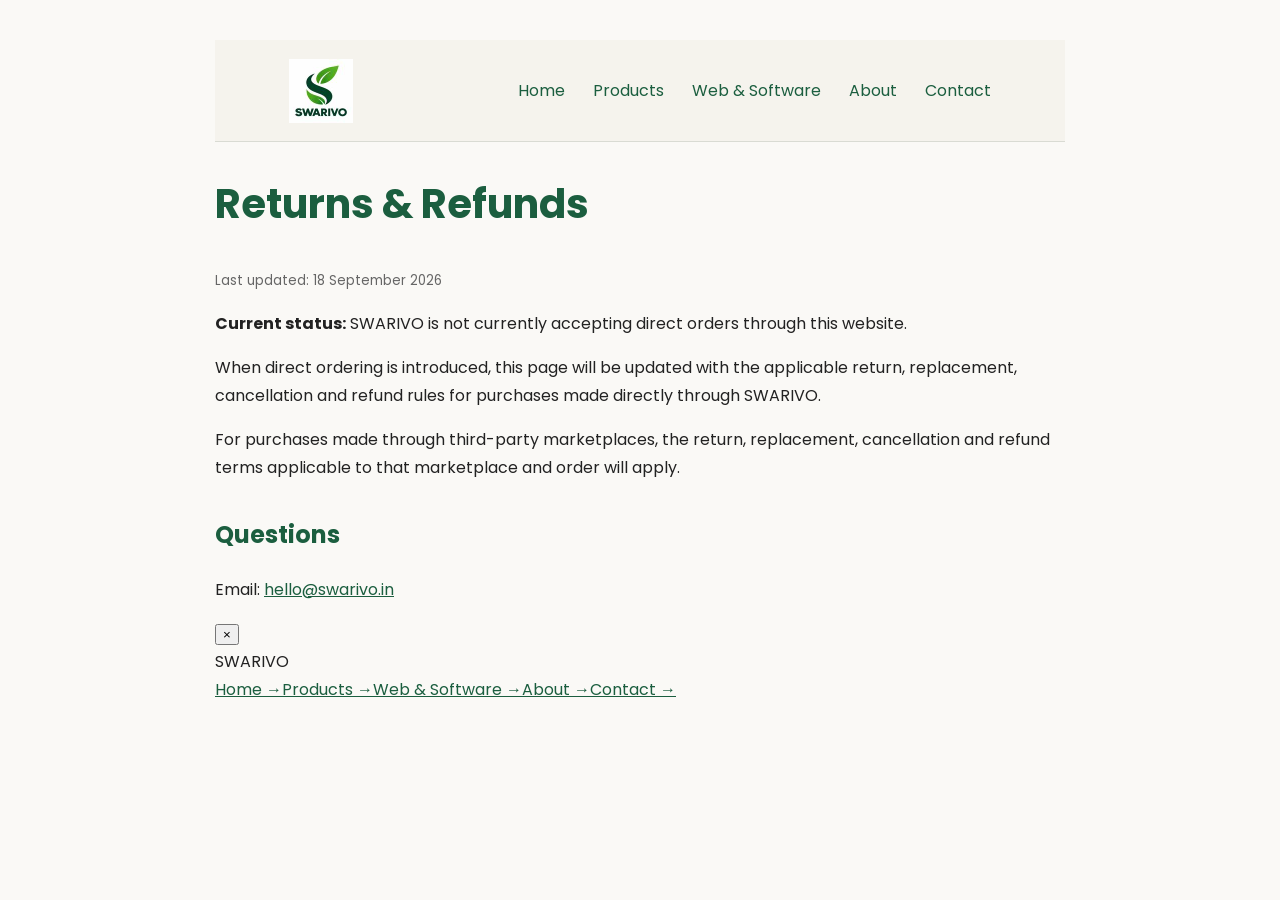
<file: returns-refunds.html>
<!doctype html><html lang="en"><head><meta charset="utf-8"><meta name="viewport" content="width=device-width,initial-scale=1"><title>Returns & Refunds — SWARIVO</title><link rel="preconnect" href="https://fonts.googleapis.com"><link rel="preconnect" href="https://fonts.gstatic.com" crossorigin><link href="https://fonts.googleapis.com/css2?family=Poppins:wght@400;500;600;700;800&display=swap" rel="stylesheet"><style>body{font-family:Poppins,Arial,sans-serif;max-width:850px;margin:auto;padding:40px 22px;line-height:1.75;color:#222;background:#faf9f6}a{color:#1B5E3F}h1,h2{color:#1B5E3F}h1{font-size:40px}h2{margin-top:32px}nav{margin-bottom:38px}small{color:#666}</style><style id="swarivo-universal-header">
nav{height:102px!important;min-height:102px!important;margin:0!important;padding:0 clamp(28px,5.8vw,90px)!important;display:flex!important;align-items:center!important;justify-content:space-between!important;background:rgba(245,243,237,.96)!important;border-bottom:1px solid rgba(16,41,30,.12)!important;box-sizing:border-box!important}
nav .brand{width:64px!important;height:64px!important;flex:0 0 64px!important;display:flex!important;align-items:center!important;justify-content:center!important;overflow:hidden!important;padding:0!important;margin:0!important}
nav .brand-logo{display:block!important;width:64px!important;height:64px!important;max-width:64px!important;max-height:64px!important;object-fit:contain!important;object-position:center!important}
nav .links{display:flex!important;align-items:center!important;gap:28px!important}
nav .links a{min-height:40px!important;display:inline-flex!important;align-items:center!important;justify-content:center!important;text-decoration:none!important}
@media(max-width:760px){nav{position:fixed!important;top:8px!important;left:10px!important;right:10px!important;width:auto!important;height:62px!important;min-height:62px!important;padding:7px 10px!important;border-radius:16px!important;box-shadow:0 7px 24px rgba(16,41,30,.10)!important;z-index:1000!important}body{padding-top:78px!important}nav .brand{width:48px!important;height:48px!important;flex-basis:48px!important}nav .brand-logo{width:48px!important;height:48px!important;max-width:48px!important;max-height:48px!important}.mobile-menu-toggle{display:flex!important;width:42px!important;height:42px!important;flex:0 0 42px!important;align-items:center!important;justify-content:center!important;flex-direction:column!important;gap:5px!important;border:1px solid rgba(16,41,30,.12)!important;border-radius:12px!important;background:#fff!important;padding:9px!important}.mobile-menu-toggle span{display:block!important;width:18px!important;height:1.5px!important;background:#10291e!important}.links{display:none!important}}
@media(min-width:761px){.mobile-menu-toggle{display:none!important}}
</style><style id="swarivo-mobile-drawer">
@media(max-width:760px){
.mobile-nav-drawer{position:fixed!important;inset:0!important;background:rgba(8,23,16,.34)!important;backdrop-filter:blur(7px)!important;-webkit-backdrop-filter:blur(7px)!important;opacity:0!important;visibility:hidden!important;pointer-events:none!important;transition:opacity .22s ease!important;z-index:2000!important}
.mobile-nav-drawer.is-open{opacity:1!important;visibility:visible!important;pointer-events:auto!important}
.mobile-nav-card{position:absolute!important;top:0!important;right:0!important;width:min(88vw,380px)!important;height:100%!important;background:#f5f3ed!important;padding:92px 26px 28px!important;box-shadow:-25px 0 70px rgba(8,23,16,.22)!important;transform:translateX(100%)!important;transition:transform .32s cubic-bezier(.2,.75,.2,1)!important;overflow:auto!important}
.mobile-nav-drawer.is-open .mobile-nav-card{transform:translateX(0)!important}
.mobile-nav-close{position:absolute!important;top:20px!important;right:20px!important;border:1px solid rgba(16,41,30,.12)!important;background:#fff!important;border-radius:12px!important;width:42px!important;height:42px!important;font-size:24px!important;line-height:1!important;cursor:pointer!important;color:#10291e!important}
.mobile-nav-label{text-transform:uppercase!important;letter-spacing:.2em!important;font-size:10px!important;font-weight:800!important;color:#1b5e3f!important;margin-bottom:16px!important}
.mobile-nav-link{display:flex!important;align-items:center!important;justify-content:space-between!important;width:100%!important;padding:20px 2px!important;border-bottom:1px solid rgba(16,41,30,.12)!important;text-decoration:none!important;color:#10291e!important;font:700 21px/1.2 Manrope,Arial,sans-serif!important}
.mobile-nav-link span{font-size:18px!important;color:#89958e!important}
body.menu-open{overflow:hidden!important}
}
</style></head><body><nav><a class="brand" href="/" aria-label="SWARIVO home"><img class="brand-logo" src="/swarivo-logo.svg?v=header-exact-3" alt="SWARIVO"></a><div class="links"><a href="/">Home</a><a href="/products.html">Products</a><a href="/services.html">Web &amp; Software</a><a href="/#about">About</a><a class="pill" href="/#contact">Contact</a></div><button class="mobile-menu-toggle" type="button" aria-label="Open navigation menu" aria-expanded="false"><span></span><span></span><span></span></button></nav><h1>Returns & Refunds</h1><small>Last updated: 18 September 2026</small><p><strong>Current status:</strong> SWARIVO is not currently accepting direct orders through this website.</p><p>When direct ordering is introduced, this page will be updated with the applicable return, replacement, cancellation and refund rules for purchases made directly through SWARIVO.</p><p>For purchases made through third-party marketplaces, the return, replacement, cancellation and refund terms applicable to that marketplace and order will apply.</p><h2>Questions</h2><p>Email: <a href="mailto:hello@swarivo.in">hello@swarivo.in</a></p><script src="/mobile-nav.js?v=2" defer></script></body></html>
</file>
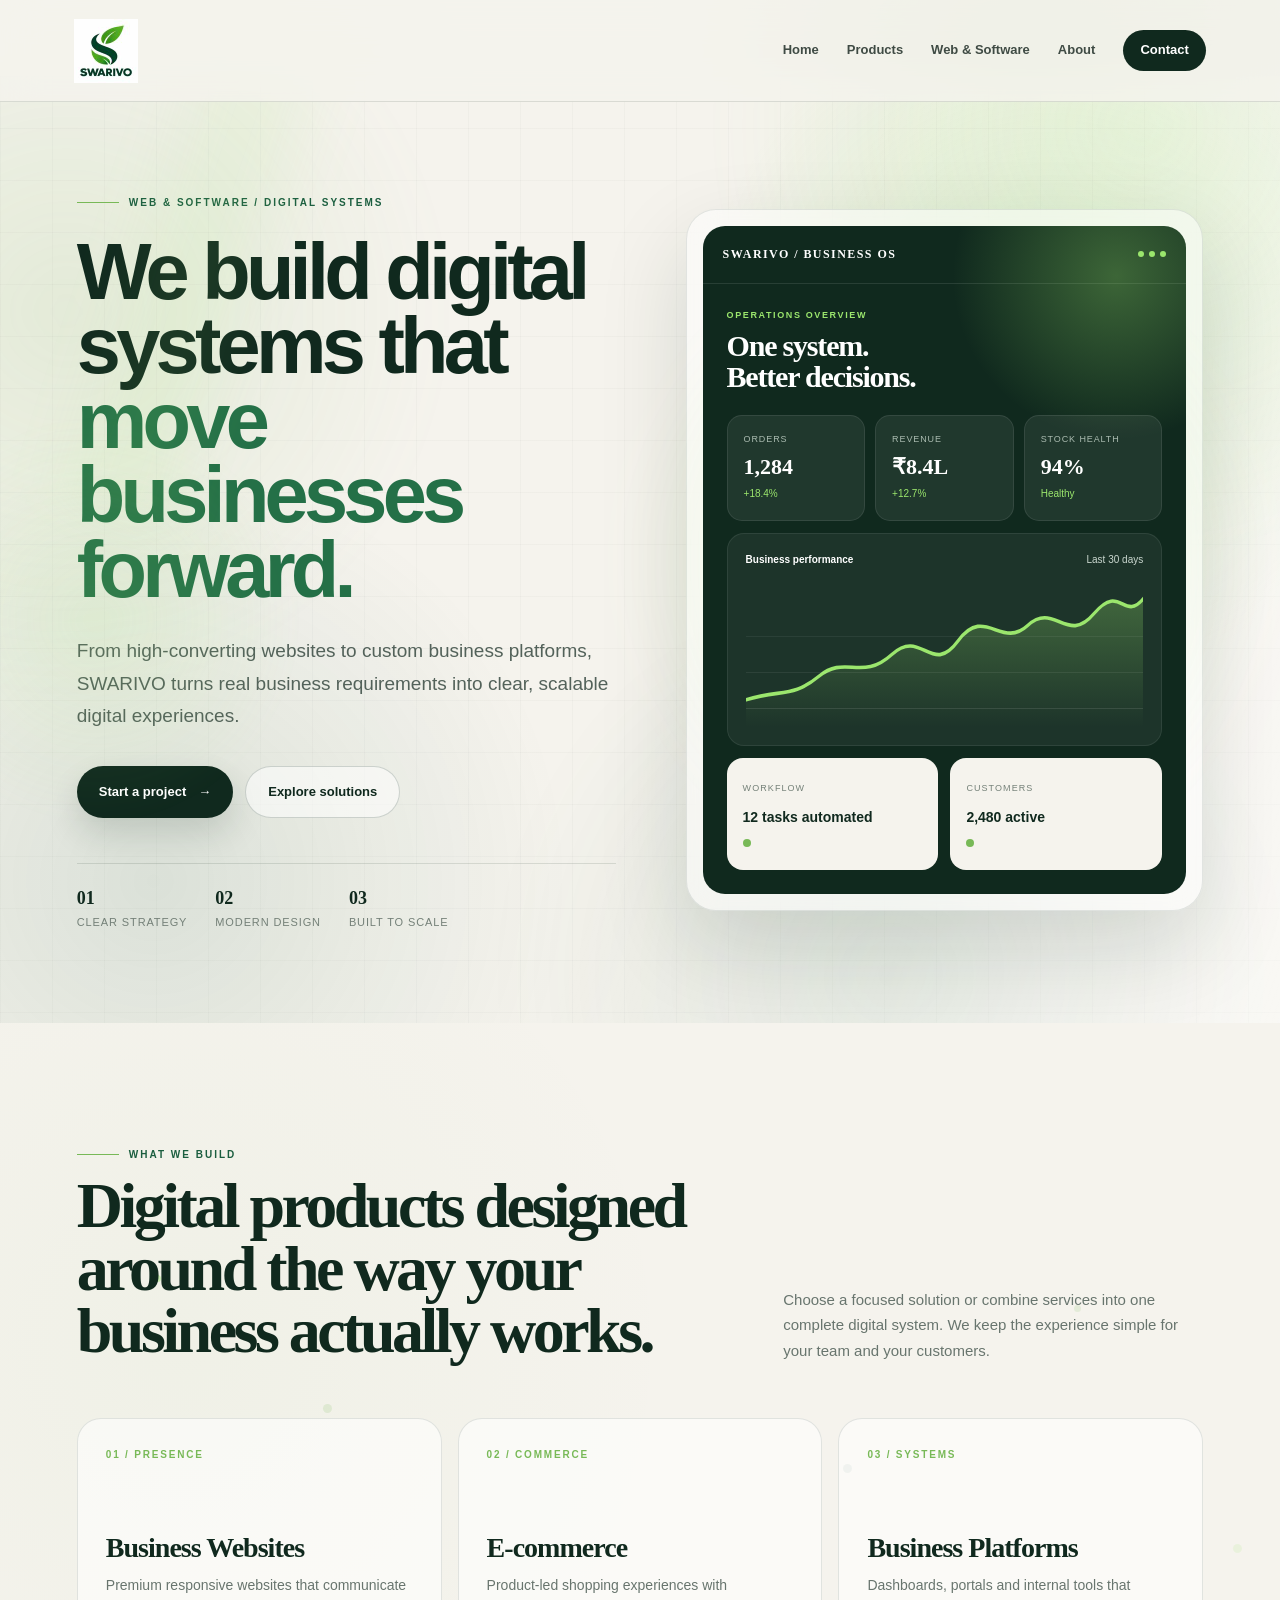
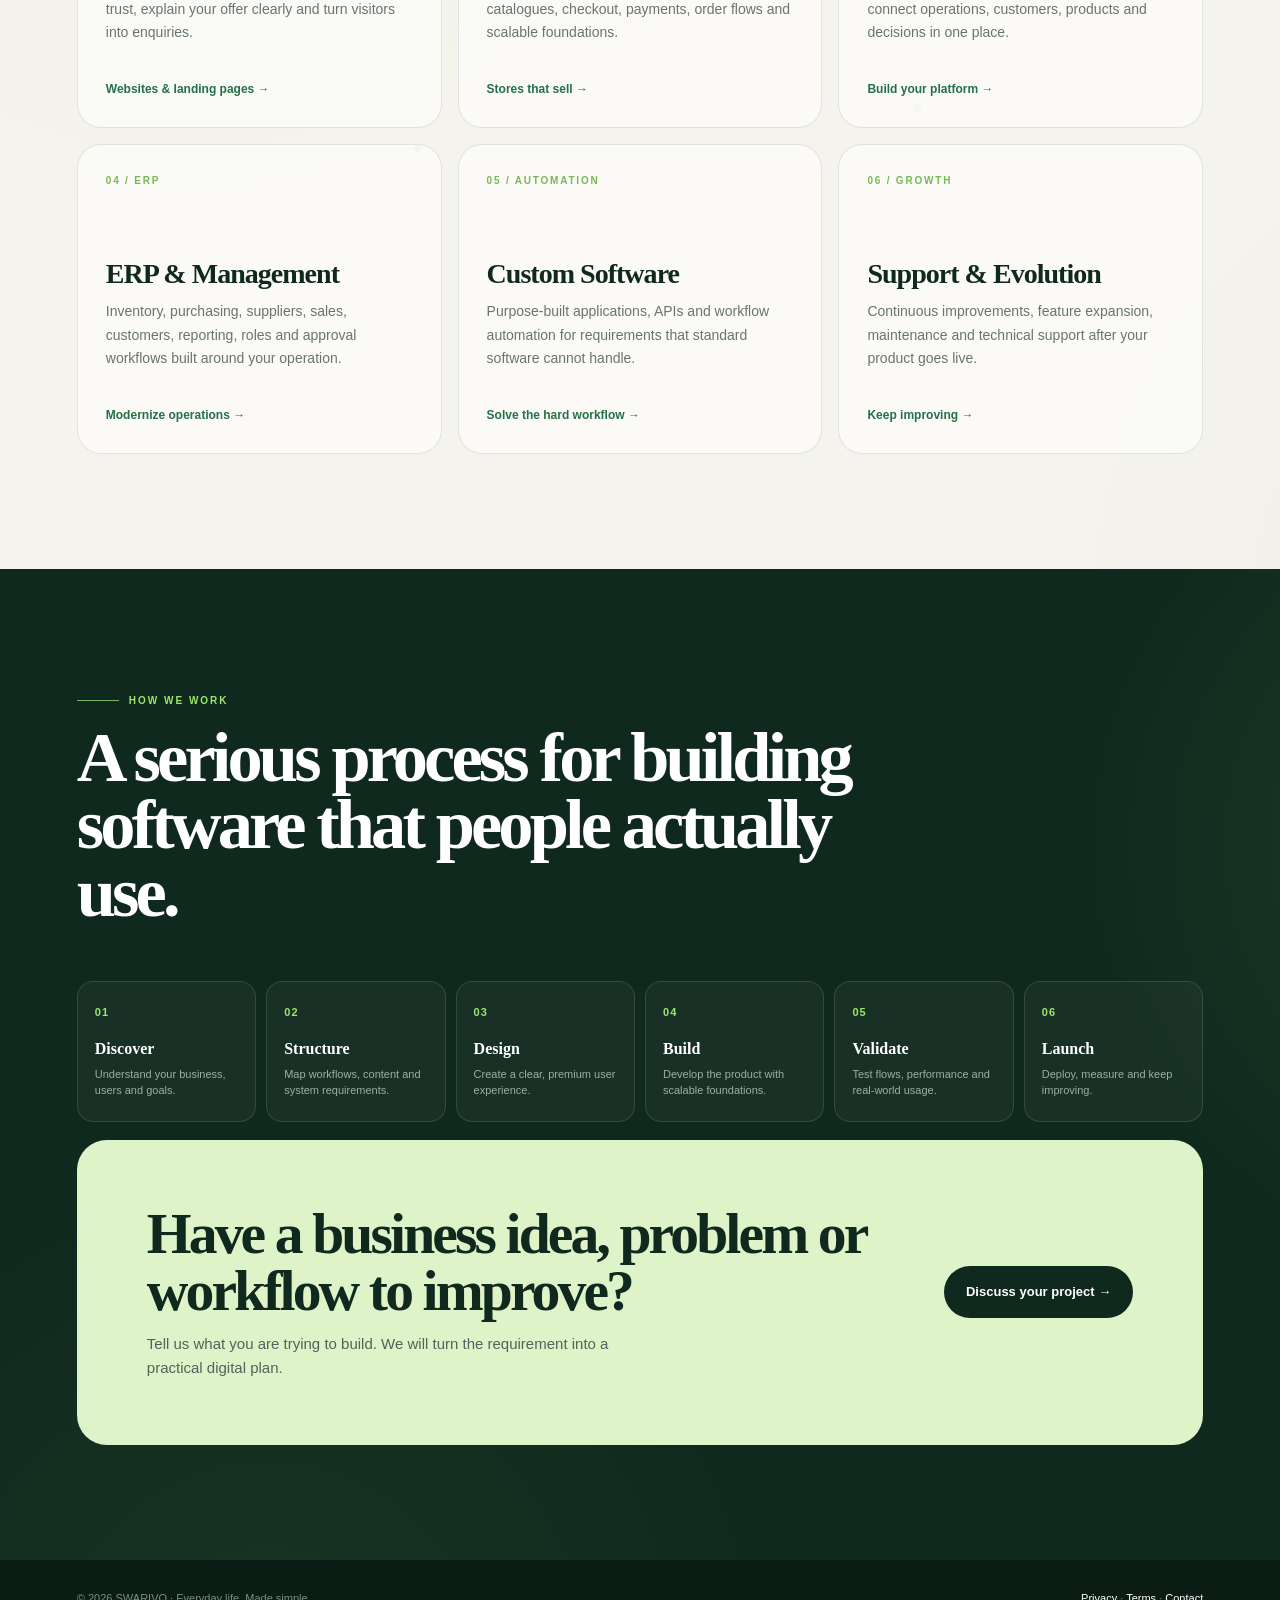
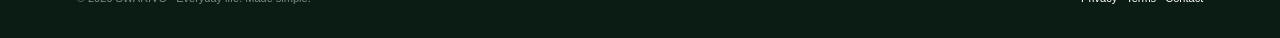
<file: services.html>
<!doctype html><html lang="en"><head>
<meta http-equiv="Content-Security-Policy" content="default-src 'self'; base-uri 'self'; object-src 'none'; frame-ancestors 'none'; form-action 'self'; script-src 'self' 'unsafe-inline'; style-src 'self' 'unsafe-inline' https://fonts.googleapis.com; font-src 'self' https://fonts.gstatic.com data:; img-src 'self' data: https:; connect-src 'self'; media-src 'self' https:; upgrade-insecure-requests">
<meta http-equiv="Referrer-Policy" content="strict-origin-when-cross-origin">
<meta http-equiv="X-Content-Type-Options" content="nosniff"><meta charset="utf-8"><meta name="viewport" content="width=device-width,initial-scale=1"><title>Web &amp; Software Services — SWARIVO</title><link rel="canonical" href="https://www.swarivo.in/services.html"><meta name="description" content="SWARIVO Web & Software Services: websites, e-commerce, web applications, ERP and custom software."><link rel="icon" href="/swarivo-icon.svg"><link rel="stylesheet" href="/site.css"><style>
/* SWARIVO shared mobile/tablet header */
@media (max-width:760px){
nav .links{display:none!important}
.mobile-menu-toggle{display:flex!important;width:42px;height:42px;flex:0 0 42px;align-items:center;justify-content:center;flex-direction:column;gap:5px;border:1px solid rgba(16,41,30,.12);border-radius:12px;background:rgba(255,255,255,.82);padding:9px;cursor:pointer}
.mobile-menu-toggle span{display:block;width:18px;height:1.5px;background:var(--forest);transition:transform .22s ease,opacity .18s ease}
.mobile-menu-toggle.is-open span:nth-child(1){transform:translateY(6.5px) rotate(45deg)}
.mobile-menu-toggle.is-open span:nth-child(2){opacity:0}
.mobile-menu-toggle.is-open span:nth-child(3){transform:translateY(-6.5px) rotate(-45deg)}
.mobile-nav-drawer{position:fixed;inset:0;background:rgba(8,23,16,.28);backdrop-filter:blur(8px);-webkit-backdrop-filter:blur(8px);opacity:0;visibility:hidden;pointer-events:none;transition:opacity .22s ease;z-index:60}
.mobile-nav-drawer.is-open{opacity:1;visibility:visible;pointer-events:auto}
.mobile-nav-card{position:absolute;top:0;right:0;width:min(88vw,380px);height:100%;background:var(--cream);padding:92px 26px 28px;box-shadow:-25px 0 70px rgba(8,23,16,.18);transform:translateX(100%);transition:transform .32s cubic-bezier(.2,.75,.2,1);overflow:auto}
.mobile-nav-drawer.is-open .mobile-nav-card{transform:translateX(0)}
.mobile-nav-close{position:absolute;top:20px;right:20px;border:1px solid var(--line);background:#fff;border-radius:12px;width:42px;height:42px;font-size:24px;line-height:1;cursor:pointer;color:var(--forest)}
.mobile-nav-label{text-transform:uppercase;letter-spacing:.2em;font-size:10px;font-weight:800;color:var(--green);margin-bottom:16px}
.mobile-nav-link{display:flex;align-items:center;justify-content:space-between;width:100%;padding:20px 2px;border-bottom:1px solid var(--line);text-decoration:none;color:var(--forest);font:700 21px/1.2 Manrope,Arial,sans-serif}
.mobile-nav-link span{font-size:18px;color:#89958e;transition:transform .2s ease}
.mobile-nav-link:hover span{transform:translateX(5px)}
body.menu-open{overflow:hidden}
}
@media (max-width:430px){
.mobile-menu-toggle{width:40px;height:40px;flex-basis:40px;border-radius:11px}
.mobile-nav-card{width:min(92vw,360px);padding-left:22px;padding-right:22px}
.mobile-nav-link{font-size:19px;padding:18px 2px}
}
@media (min-width:761px){.mobile-menu-toggle,.mobile-nav-drawer{display:none!important}}
</style>

<style id="swarivo-final-mobile-header">
/* Final mobile/tablet header — match homepage */
@media (max-width:760px){
  body{padding-top:78px!important}
  nav{position:fixed!important;top:8px!important;left:10px!important;right:10px!important;width:auto!important;height:62px!important;min-height:62px!important;padding:7px 10px!important;display:flex!important;align-items:center!important;justify-content:space-between!important;gap:10px!important;background:rgba(255,255,255,.96)!important;border:1px solid rgba(16,41,30,.09)!important;border-radius:16px!important;box-shadow:0 7px 24px rgba(16,41,30,.10)!important;backdrop-filter:blur(18px)!important;-webkit-backdrop-filter:blur(18px)!important;z-index:1000!important}
  nav .brand{width:94px!important;height:48px!important;flex:0 0 94px!important;display:flex!important;align-items:center!important;padding:0!important}
  nav .brand-logo{width:94px!important;height:48px!important;max-width:94px!important;max-height:48px!important;object-fit:contain!important;object-position:left center!important}
  nav .links{display:none!important}
  .mobile-menu-toggle{display:flex!important;width:42px!important;height:42px!important;flex:0 0 42px!important;align-items:center!important;justify-content:center!important;flex-direction:column!important;gap:5px!important;border:1px solid rgba(16,41,30,.12)!important;border-radius:12px!important;background:#fff!important;padding:9px!important;cursor:pointer!important;z-index:1002!important}
  .mobile-menu-toggle span{display:block!important;width:18px!important;height:1.5px!important;background:#10291e!important;transition:transform .22s ease,opacity .18s ease!important}
  .mobile-nav-drawer{position:fixed!important;inset:0!important;background:rgba(8,23,16,.34)!important;backdrop-filter:blur(7px)!important;-webkit-backdrop-filter:blur(7px)!important;opacity:0!important;visibility:hidden!important;pointer-events:none!important;transition:opacity .22s ease!important;z-index:2000!important}
  .mobile-nav-drawer.is-open{opacity:1!important;visibility:visible!important;pointer-events:auto!important}
  .mobile-nav-card{position:absolute!important;top:0!important;right:0!important;width:min(88vw,380px)!important;height:100%!important;background:#f5f3ed!important;opacity:1!important;padding:92px 26px 28px!important;box-shadow:-25px 0 70px rgba(8,23,16,.22)!important;transform:translateX(100%)!important;transition:transform .32s cubic-bezier(.2,.75,.2,1)!important;overflow:auto!important}
  .mobile-nav-drawer.is-open .mobile-nav-card{transform:translateX(0)!important}
  .mobile-nav-close{position:absolute!important;top:20px!important;right:20px!important;border:1px solid rgba(16,41,30,.12)!important;background:#fff!important;border-radius:12px!important;width:42px!important;height:42px!important;font-size:24px!important;line-height:1!important;cursor:pointer!important;color:#10291e!important}
  .mobile-nav-label{text-transform:uppercase!important;letter-spacing:.2em!important;font-size:10px!important;font-weight:800!important;color:#1b5e3f!important;margin-bottom:16px!important}
  .mobile-nav-link{display:flex!important;align-items:center!important;justify-content:space-between!important;width:100%!important;padding:20px 2px!important;border-bottom:1px solid rgba(16,41,30,.12)!important;text-decoration:none!important;color:#10291e!important;font:700 21px/1.2 Manrope,Arial,sans-serif!important;background:transparent!important}
  .mobile-nav-link span{font-size:18px!important;color:#89958e!important}
  body.menu-open{overflow:hidden!important}
}
@media (max-width:430px){
  body{padding-top:72px!important}
  nav{top:6px!important;left:7px!important;right:7px!important;height:58px!important;min-height:58px!important;padding:6px 8px!important;border-radius:14px!important;gap:7px!important}
  nav .brand,nav .brand-logo{width:82px!important;height:44px!important;max-width:82px!important;max-height:44px!important;flex-basis:82px!important}
  .mobile-menu-toggle{width:40px!important;height:40px!important;flex-basis:40px!important;border-radius:11px!important}
  .mobile-nav-card{width:min(92vw,360px)!important;padding-left:22px!important;padding-right:22px!important}
  .mobile-nav-link{font-size:19px!important;padding:18px 2px!important}
}
@media (min-width:761px){.mobile-menu-toggle,.mobile-nav-drawer{display:none!important}}
</style>
<style id="swarivo-final-header-consistency">
/* SWARIVO final responsive header — shared across all main pages */
@media (max-width:760px){
  body{padding-top:78px!important}
  nav{position:fixed!important;top:8px!important;left:10px!important;right:10px!important;width:auto!important;height:62px!important;min-height:62px!important;padding:7px 10px!important;display:flex!important;align-items:center!important;justify-content:space-between!important;gap:10px!important;background:rgba(255,255,255,.98)!important;border:1px solid rgba(16,41,30,.09)!important;border-radius:16px!important;box-shadow:0 7px 24px rgba(16,41,30,.10)!important;backdrop-filter:blur(18px)!important;-webkit-backdrop-filter:blur(18px)!important;z-index:1000!important}
  nav .brand{width:94px!important;height:48px!important;flex:0 0 94px!important;display:flex!important;align-items:center!important;padding:0!important}
  nav .brand-logo{width:94px!important;height:48px!important;max-width:94px!important;max-height:48px!important;object-fit:contain!important;object-position:left center!important}
  nav .links{display:none!important}
  .mobile-menu-toggle{display:flex!important;width:42px!important;height:42px!important;flex:0 0 42px!important;align-items:center!important;justify-content:center!important;flex-direction:column!important;gap:5px!important;border:1px solid rgba(16,41,30,.12)!important;border-radius:12px!important;background:#fff!important;padding:9px!important;cursor:pointer!important;z-index:1002!important}
  .mobile-menu-toggle span{display:block!important;width:18px!important;height:1.5px!important;background:#10291e!important;transition:transform .22s ease,opacity .18s ease!important}
  .mobile-nav-drawer{position:fixed!important;inset:0!important;background:rgba(8,23,16,.34)!important;backdrop-filter:blur(7px)!important;-webkit-backdrop-filter:blur(7px)!important;opacity:0!important;visibility:hidden!important;pointer-events:none!important;transition:opacity .22s ease!important;z-index:2000!important}
  .mobile-nav-drawer.is-open{opacity:1!important;visibility:visible!important;pointer-events:auto!important}
  .mobile-nav-card{position:absolute!important;top:0!important;right:0!important;width:min(88vw,380px)!important;height:100%!important;background:#f5f3ed!important;opacity:1!important;padding:92px 26px 28px!important;box-shadow:-25px 0 70px rgba(8,23,16,.22)!important;transform:translateX(100%)!important;transition:transform .32s cubic-bezier(.2,.75,.2,1)!important;overflow:auto!important}
  .mobile-nav-drawer.is-open .mobile-nav-card{transform:translateX(0)!important}
  .mobile-nav-close{position:absolute!important;top:20px!important;right:20px!important;border:1px solid rgba(16,41,30,.12)!important;background:#fff!important;border-radius:12px!important;width:42px!important;height:42px!important;font-size:24px!important;line-height:1!important;cursor:pointer!important;color:#10291e!important}
  .mobile-nav-label{text-transform:uppercase!important;letter-spacing:.2em!important;font-size:10px!important;font-weight:800!important;color:#1b5e3f!important;margin-bottom:16px!important}
  .mobile-nav-link{display:flex!important;align-items:center!important;justify-content:space-between!important;width:100%!important;padding:20px 2px!important;border-bottom:1px solid rgba(16,41,30,.12)!important;text-decoration:none!important;color:#10291e!important;font:700 21px/1.2 Manrope,Arial,sans-serif!important;background:transparent!important}
  .mobile-nav-link span{font-size:18px!important;color:#89958e!important}
  body.menu-open{overflow:hidden!important}
}
@media (max-width:430px){
  body{padding-top:72px!important}
  nav{top:6px!important;left:7px!important;right:7px!important;height:58px!important;min-height:58px!important;padding:6px 8px!important;border-radius:14px!important;gap:7px!important}
  nav .brand,nav .brand-logo{width:82px!important;height:44px!important;max-width:82px!important;max-height:44px!important;flex-basis:82px!important}
  .mobile-menu-toggle{width:40px!important;height:40px!important;flex-basis:40px!important;border-radius:11px!important}
  .mobile-nav-card{width:min(92vw,360px)!important;padding-left:22px!important;padding-right:22px!important}
  .mobile-nav-link{font-size:19px!important;padding:18px 2px!important}
}
@media (min-width:761px){.mobile-menu-toggle,.mobile-nav-drawer{display:none!important}}
</style><style id="services-mobile-header-override">
@media (max-width:760px){
  html body{padding-top:78px!important}
  html body nav{
    position:fixed!important;top:8px!important;left:10px!important;right:10px!important;
    width:auto!important;height:62px!important;min-height:62px!important;
    padding:7px 10px!important;display:flex!important;align-items:center!important;
    justify-content:space-between!important;gap:10px!important;
    background:#fff!important;border:1px solid rgba(16,41,30,.09)!important;
    border-radius:16px!important;box-shadow:0 7px 24px rgba(16,41,30,.10)!important;
    opacity:1!important;z-index:1000!important;
  }
  html body nav .links{display:none!important}
  html body nav .brand{width:94px!important;height:48px!important;flex:0 0 94px!important}
  html body nav .brand-logo{width:94px!important;height:48px!important;max-width:94px!important;max-height:48px!important;object-fit:contain!important}
  html body .mobile-menu-toggle{display:flex!important;width:42px!important;height:42px!important;flex:0 0 42px!important;background:#fff!important;border:1px solid rgba(16,41,30,.12)!important;border-radius:12px!important;align-items:center!important;justify-content:center!important;flex-direction:column!important;gap:5px!important;z-index:1002!important}
  html body .mobile-menu-toggle span{display:block!important;width:18px!important;height:1.5px!important;background:#10291e!important}
  html body .mobile-nav-drawer{position:fixed!important;inset:0!important;background:rgba(8,23,16,.34)!important;opacity:0!important;visibility:hidden!important;pointer-events:none!important;z-index:2000!important}
  html body .mobile-nav-drawer.is-open{opacity:1!important;visibility:visible!important;pointer-events:auto!important}
  html body .mobile-nav-card{position:absolute!important;top:0!important;right:0!important;width:min(88vw,380px)!important;height:100%!important;background:#f5f3ed!important;opacity:1!important;transform:translateX(100%)!important;padding:92px 26px 28px!important}
  html body .mobile-nav-drawer.is-open .mobile-nav-card{transform:translateX(0)!important}
}
@media (max-width:430px){
  html body{padding-top:72px!important}
  html body nav{top:6px!important;left:7px!important;right:7px!important;height:58px!important;min-height:58px!important}
  html body nav .brand,html body nav .brand-logo{width:82px!important;height:44px!important;max-width:82px!important;max-height:44px!important;flex-basis:82px!important}
  html body .mobile-menu-toggle{width:40px!important;height:40px!important;flex-basis:40px!important}
}
</style><style id="swarivo-header-final-override">
nav{height:102px!important;min-height:102px!important;padding:0 clamp(28px,5.8vw,90px)!important;display:flex!important;align-items:center!important;justify-content:space-between!important;box-sizing:border-box!important}
nav .brand{width:64px!important;height:64px!important;flex:0 0 64px!important;display:flex!important;align-items:center!important;justify-content:center!important;overflow:hidden!important;padding:0!important;margin:0!important}
nav .brand-logo{width:64px!important;height:64px!important;max-width:64px!important;max-height:64px!important;flex:0 0 64px!important;object-fit:contain!important;object-position:center!important}
@media(min-width:761px){nav .links{display:flex!important;align-items:center!important;justify-content:flex-end!important;gap:28px!important;min-width:0!important}}
@media(max-width:760px){
body{padding-top:78px!important}
nav{position:fixed!important;top:8px!important;left:10px!important;right:10px!important;width:auto!important;height:62px!important;min-height:62px!important;padding:7px 10px!important;border-radius:16px!important;box-shadow:0 7px 24px rgba(16,41,30,.10)!important;z-index:1000!important}
nav .brand{width:48px!important;height:48px!important;flex-basis:48px!important}
nav .brand-logo{width:48px!important;height:48px!important;max-width:48px!important;max-height:48px!important;flex-basis:48px!important}
}
@media(max-width:430px){nav .brand,nav .brand-logo{width:46px!important;height:46px!important;max-width:46px!important;max-height:46px!important;flex-basis:46px!important}}
</style><style id="swarivo-contact-button-consistency">
@media (min-width:761px){
  nav .links .pill{
    background:#10291e!important;
    color:#fff!important;
    border-color:#10291e!important;
    border-radius:999px!important;
    padding:10px 17px!important;
    box-shadow:none!important;
  }
}
</style>
<style id="swarivo-services-premium">
.services-premium{background:#f5f3ed;color:#10291e;overflow:hidden}
.services-hero{position:relative;min-height:720px;padding:110px clamp(24px,6vw,90px) 90px;background:
radial-gradient(circle at 82% 28%,rgba(137,211,105,.22),transparent 28%),
radial-gradient(circle at 12% 85%,rgba(27,94,63,.12),transparent 30%),
#f5f3ed;display:grid;grid-template-columns:minmax(0,1.02fr) minmax(420px,.98fr);gap:70px;align-items:center}
.services-hero:before{content:"";position:absolute;inset:0;background:linear-gradient(110deg,transparent 55%,rgba(255,255,255,.45));pointer-events:none}
.services-hero-copy,.services-dashboard{position:relative;z-index:1}
.services-kicker{display:inline-flex;align-items:center;gap:10px;text-transform:uppercase;letter-spacing:.2em;font-size:10px;font-weight:800;color:#1b5e3f}
.services-kicker:before{content:"";width:42px;height:1px;background:#78b957}
.services-hero h1{font:800 clamp(52px,6.2vw,88px)/.94 Manrope,sans-serif;letter-spacing:-.06em;margin:24px 0 28px;max-width:820px}
.services-hero h1 em{font-style:normal;color:#247047}
.services-lead{max-width:680px;font-size:19px;line-height:1.7;color:#53625a;margin:0 0 34px}
.services-hero-actions{display:flex;gap:12px;flex-wrap:wrap}
.services-btn{display:inline-flex;align-items:center;justify-content:center;gap:12px;min-height:52px;padding:0 22px;border-radius:999px;text-decoration:none;font-weight:800;font-size:13px}
.services-btn.primary{background:#10291e;color:#fff;box-shadow:0 14px 35px rgba(16,41,30,.16)}
.services-btn.secondary{border:1px solid rgba(16,41,30,.18);color:#10291e;background:rgba(255,255,255,.55)}
.services-proof{display:flex;gap:28px;flex-wrap:wrap;margin-top:45px;padding-top:24px;border-top:1px solid rgba(16,41,30,.12)}
.services-proof b{display:block;font:800 18px Manrope}.services-proof span{font-size:11px;color:#748078;letter-spacing:.08em;text-transform:uppercase}

.services-dashboard{min-height:530px;border-radius:30px;padding:16px;background:rgba(255,255,255,.48);border:1px solid rgba(16,41,30,.1);box-shadow:0 35px 90px rgba(16,41,30,.14);backdrop-filter:blur(15px);transform:rotate(1.5deg)}
.dashboard-window{height:100%;min-height:498px;border-radius:22px;background:#10291e;color:#fff;overflow:hidden;position:relative}
.dashboard-window:before{content:"";position:absolute;width:340px;height:340px;border-radius:50%;right:-100px;top:-120px;background:radial-gradient(circle,rgba(155,230,109,.32),transparent 68%)}
.dashboard-top{height:58px;display:flex;align-items:center;justify-content:space-between;padding:0 20px;border-bottom:1px solid rgba(255,255,255,.1)}
.dashboard-brand{font:800 12px Manrope;letter-spacing:.12em}.dashboard-dots{display:flex;gap:5px}.dashboard-dots i{width:6px;height:6px;border-radius:50%;background:#9be66d}
.dashboard-body{padding:24px;position:relative;z-index:1}.dashboard-label{font-size:9px;letter-spacing:.18em;text-transform:uppercase;color:#9be66d;font-weight:800}.dashboard-title{font:800 30px/1.05 Manrope;margin:8px 0 22px;letter-spacing:-.04em}
.metric-grid{display:grid;grid-template-columns:repeat(3,1fr);gap:10px}.metric{padding:16px;border-radius:15px;background:rgba(255,255,255,.07);border:1px solid rgba(255,255,255,.09)}.metric small{display:block;color:#aabbb0;font-size:9px;text-transform:uppercase;letter-spacing:.1em}.metric b{display:block;font:800 22px Manrope;margin-top:8px}.metric em{font-style:normal;color:#9be66d;font-size:10px}
.dashboard-panel{margin-top:12px;padding:18px;border-radius:17px;background:rgba(255,255,255,.055);border:1px solid rgba(255,255,255,.08)}.panel-head{display:flex;justify-content:space-between;align-items:center;font-size:10px;color:#cbd8d0}.panel-head b{color:#fff}.chart{height:145px;margin-top:14px;position:relative;overflow:hidden}.chart:before{content:"";position:absolute;left:0;right:0;bottom:18px;height:1px;background:rgba(255,255,255,.1);box-shadow:0 -36px 0 rgba(255,255,255,.07),0 -72px 0 rgba(255,255,255,.06)}.chart svg{width:100%;height:100%}.dash-row{display:grid;grid-template-columns:1fr 1fr;gap:12px;margin-top:12px}.dash-card{padding:16px;border-radius:16px;background:#f5f3ed;color:#10291e}.dash-card span{font-size:9px;text-transform:uppercase;letter-spacing:.12em;color:#748078}.dash-card b{display:block;font-size:14px;margin-top:8px}.dash-card i{display:inline-block;margin-top:10px;width:8px;height:8px;border-radius:50%;background:#78b957}

.services-section{padding:115px clamp(24px,6vw,90px);max-width:1320px;margin:auto}
.services-section-head{display:flex;justify-content:space-between;gap:50px;align-items:end;margin-bottom:55px}.services-section-head h2{font:800 clamp(40px,5vw,68px)/.98 Manrope;letter-spacing:-.055em;margin:12px 0 0;max-width:700px}.services-section-head p{max-width:420px;color:#68756e;line-height:1.7;margin:0}
.service-cards{display:grid;grid-template-columns:repeat(3,1fr);gap:16px}.service-card{min-height:310px;padding:28px;border:1px solid rgba(16,41,30,.11);border-radius:24px;background:rgba(255,255,255,.58);display:flex;flex-direction:column;transition:.3s;position:relative;overflow:hidden}.service-card:hover{transform:translateY(-7px);background:#fff;box-shadow:0 25px 65px rgba(16,41,30,.1)}.service-card.featured{background:#10291e;color:#fff;border-color:#10291e}.service-card .service-num{font-size:10px;letter-spacing:.18em;color:#78b957;font-weight:800}.service-card h3{font:750 28px/1.05 Manrope;margin:70px 0 12px;letter-spacing:-.035em}.service-card p{font-size:14px;line-height:1.65;color:#68756e;margin:0}.service-card.featured p{color:#b7c5bc}.service-arrow{margin-top:auto;padding-top:28px;font-size:12px;font-weight:800;color:#247047}.featured .service-arrow{color:#9be66d}

.services-dark{background:#10291e;color:#fff;padding:115px clamp(24px,6vw,90px)}.services-dark-inner{max-width:1250px;margin:auto}.services-dark .section-kicker{color:#9be66d}.services-dark h2{font:800 clamp(42px,5.5vw,72px)/.96 Manrope;letter-spacing:-.055em;max-width:850px;margin:15px 0 55px}.process-grid{display:grid;grid-template-columns:repeat(6,1fr);gap:10px}.process-item{padding:22px 17px;border:1px solid rgba(255,255,255,.12);border-radius:16px;background:rgba(255,255,255,.035)}.process-item b{display:block;color:#9be66d;font-size:11px;letter-spacing:.1em}.process-item span{display:block;margin-top:18px;font:700 16px Manrope}.process-item p{font-size:11px;line-height:1.5;color:#9eaea5;margin:8px 0 0}

.services-cta{margin-top:18px;background:#dff3c9;border-radius:30px;padding:65px 70px;color:#10291e;display:flex;align-items:center;justify-content:space-between;gap:40px}.services-cta h2{font:800 clamp(34px,4.5vw,58px)/1 Manrope;letter-spacing:-.05em;margin:0}.services-cta p{max-width:470px;color:#53625a;line-height:1.6;margin:12px 0 0}.services-cta .services-btn{background:#10291e;color:#fff;white-space:nowrap}

@media(max-width:1000px){.services-hero{grid-template-columns:1fr;gap:45px}.services-dashboard{max-width:760px;width:100%;margin:auto}.service-cards{grid-template-columns:1fr 1fr}.process-grid{grid-template-columns:repeat(3,1fr)}.services-section-head{display:block}.services-section-head p{margin-top:20px}}
@media(max-width:700px){.services-hero{min-height:auto;padding-top:90px}.services-hero h1{font-size:clamp(48px,14vw,68px)}.services-lead{font-size:16px}.services-proof{gap:18px}.services-dashboard{transform:none;min-height:430px}.dashboard-window{min-height:398px}.dashboard-body{padding:18px}.dashboard-title{font-size:25px}.metric-grid{grid-template-columns:1fr 1fr}.metric:last-child{grid-column:span 2}.service-cards{grid-template-columns:1fr}.service-card{min-height:260px}.service-card h3{margin-top:55px}.process-grid{grid-template-columns:1fr 1fr}.services-cta{display:block;padding:42px 28px}.services-cta .services-btn{margin-top:25px}}
@media(max-width:430px){.services-hero{padding-left:20px;padding-right:20px}.services-section,.services-dark{padding-left:20px;padding-right:20px}.services-dashboard{padding:9px;border-radius:23px}.dashboard-window{border-radius:17px}.dashboard-body{padding:15px}.dashboard-title{font-size:23px}.metric{padding:12px}.metric b{font-size:18px}.services-proof b{font-size:16px}.process-grid{grid-template-columns:1fr}.services-cta{border-radius:22px}}
</style>
<style id="swarivo-services-animations">
/* Premium motion layer — visual animation only */
@keyframes swFadeUp{from{opacity:0;transform:translateY(28px)}to{opacity:1;transform:translateY(0)}}
@keyframes swFadeRight{from{opacity:0;transform:translateX(34px)}to{opacity:1;transform:translateX(0)}}
@keyframes swFloat{0%,100%{transform:rotate(1.5deg) translateY(0)}50%{transform:rotate(1.5deg) translateY(-10px)}}
@keyframes swPulse{0%,100%{box-shadow:0 35px 90px rgba(16,41,30,.14)}50%{box-shadow:0 42px 105px rgba(16,41,30,.20)}}
@keyframes swShimmer{0%{transform:translateX(-120%)}100%{transform:translateX(120%)}}

.services-hero-copy{animation:swFadeUp .8s cubic-bezier(.2,.75,.2,1) both}
.services-dashboard{animation:swFadeRight .9s .12s cubic-bezier(.2,.75,.2,1) both,swFloat 6s 1.1s ease-in-out infinite}
.dashboard-window{animation:swPulse 5s 1.4s ease-in-out infinite}
.services-kicker:after{content:"";display:block;position:absolute;inset:0;background:linear-gradient(90deg,transparent,rgba(255,255,255,.65),transparent);transform:translateX(-120%);animation:swShimmer 4s 1.2s ease-in-out infinite;pointer-events:none}
.services-kicker{position:relative;overflow:hidden}

.service-card,.process-item,.services-cta{opacity:0;transform:translateY(24px);transition:opacity .7s cubic-bezier(.2,.75,.2,1),transform .7s cubic-bezier(.2,.75,.2,1),box-shadow .3s ease}
.service-card.sw-visible,.process-item.sw-visible,.services-cta.sw-visible{opacity:1;transform:translateY(0)}
.service-card:nth-child(2){transition-delay:.08s}.service-card:nth-child(3){transition-delay:.16s}
.service-card:nth-child(4){transition-delay:.08s}.service-card:nth-child(5){transition-delay:.16s}.service-card:nth-child(6){transition-delay:.24s}
.process-item:nth-child(2){transition-delay:.06s}.process-item:nth-child(3){transition-delay:.12s}.process-item:nth-child(4){transition-delay:.18s}.process-item:nth-child(5){transition-delay:.24s}.process-item:nth-child(6){transition-delay:.30s}
.service-card:hover{transform:translateY(-8px) scale(1.008)}
.services-btn{transition:transform .25s ease,box-shadow .25s ease,background .25s ease}
.services-btn:hover{transform:translateY(-3px);box-shadow:0 14px 30px rgba(16,41,30,.16)}
.metric{transition:transform .3s ease,background .3s ease}.metric:hover{transform:translateY(-4px);background:rgba(255,255,255,.11)}
.dash-card{transition:transform .3s ease,box-shadow .3s ease}.dash-card:hover{transform:translateY(-4px);box-shadow:0 12px 28px rgba(0,0,0,.12)}
@media(max-width:700px){.services-dashboard{animation:swFadeUp .8s .12s cubic-bezier(.2,.75,.2,1) both,swFloat 6s 1s ease-in-out infinite}}
@media(prefers-reduced-motion:reduce){
  .services-hero-copy,.services-dashboard,.dashboard-window{animation:none!important}
  .service-card,.process-item,.services-cta{opacity:1!important;transform:none!important;transition:none!important}
  .services-kicker:after{display:none!important}
}
</style>
<style id="swarivo-services-animated-background">
/* Animated background only — no layout/content changes */
.services-hero{isolation:isolate}
.services-hero:after{
  content:"";
  position:absolute;
  inset:-20%;
  z-index:-1;
  pointer-events:none;
  background:
    radial-gradient(circle at 18% 32%,rgba(120,185,87,.14) 0,transparent 22%),
    radial-gradient(circle at 78% 18%,rgba(155,230,109,.16) 0,transparent 24%),
    radial-gradient(circle at 64% 82%,rgba(27,94,63,.10) 0,transparent 25%);
  filter:blur(18px);
  animation:swAmbientDrift 14s ease-in-out infinite alternate;
}
.services-hero:before{
  background:
    linear-gradient(110deg,transparent 55%,rgba(255,255,255,.45)),
    linear-gradient(rgba(16,41,30,.025) 1px,transparent 1px),
    linear-gradient(90deg,rgba(16,41,30,.025) 1px,transparent 1px);
  background-size:auto,52px 52px,52px 52px;
  animation:swGridMove 18s linear infinite;
}
.services-hero-copy:before{
  content:"";
  position:absolute;
  width:420px;
  height:420px;
  left:-190px;
  top:30%;
  border-radius:50%;
  background:radial-gradient(circle,rgba(155,230,109,.13),transparent 68%);
  filter:blur(8px);
  pointer-events:none;
  animation:swOrbFloat 11s ease-in-out infinite;
}
.services-dashboard:before{
  content:"";
  position:absolute;
  inset:-70px;
  border-radius:50%;
  background:radial-gradient(circle,rgba(155,230,109,.18),transparent 62%);
  filter:blur(18px);
  z-index:-1;
  animation:swDashboardGlow 7s ease-in-out infinite alternate;
}
@keyframes swAmbientDrift{
  0%{transform:translate3d(-2%,1%,0) scale(1)}
  50%{transform:translate3d(3%,-2%,0) scale(1.05)}
  100%{transform:translate3d(-1%,3%,0) scale(1.08)}
}
@keyframes swGridMove{
  from{background-position:0 0,0 0,0 0}
  to{background-position:0 0,52px 52px,52px 52px}
}
@keyframes swOrbFloat{
  0%,100%{transform:translate3d(0,0,0);opacity:.7}
  50%{transform:translate3d(55px,-28px,0);opacity:1}
}
@keyframes swDashboardGlow{
  0%{transform:scale(.92);opacity:.45}
  100%{transform:scale(1.08);opacity:.9}
}
@media(prefers-reduced-motion:reduce){
  .services-hero:after,.services-hero:before,.services-hero-copy:before,.services-dashboard:before{animation:none!important}
}
.services-hero-copy:after{
  content:"";
  position:absolute;
  width:180px;
  height:520px;
  top:-80px;
  right:4%;
  background:linear-gradient(90deg,transparent,rgba(155,230,109,.10),transparent);
  filter:blur(22px);
  transform:rotate(18deg) translateX(-180%);
  pointer-events:none;
  animation:swLightSweep 9s ease-in-out infinite;
}
.services-section{
  position:relative;
  overflow:hidden;
  background:
    radial-gradient(circle at 10% 20%,rgba(120,185,87,.045),transparent 24%),
    radial-gradient(circle at 90% 75%,rgba(27,94,63,.04),transparent 28%),
    #f5f3ed;
  background-size:140% 140%;
  animation:swSectionBreath 16s ease-in-out infinite alternate;
}
.services-section:before{
  content:"";
  position:absolute;
  width:7px;height:7px;border-radius:50%;
  left:12%;top:22%;
  background:#9be66d;
  opacity:.45;
  box-shadow:
    170px 130px 0 1px rgba(120,185,87,.35),
    420px -70px 0 0 rgba(155,230,109,.3),
    690px 190px 0 1px rgba(27,94,63,.25),
    920px 30px 0 0 rgba(120,185,87,.3),
    1080px 270px 0 1px rgba(155,230,109,.28),
    260px 470px 0 0 rgba(27,94,63,.2),
    760px 430px 0 1px rgba(120,185,87,.22);
  filter:blur(.2px);
  pointer-events:none;
  animation:swParticles 12s ease-in-out infinite alternate;
}
.services-section>*{position:relative;z-index:1}
.services-dark{
  position:relative;
  overflow:hidden;
  background:
    radial-gradient(circle at 85% 20%,rgba(155,230,109,.10),transparent 24%),
    radial-gradient(circle at 15% 80%,rgba(120,185,87,.08),transparent 28%),
    #10291e;
  background-size:140% 140%;
  animation:swDarkBreath 18s ease-in-out infinite alternate;
}
.services-dark:after{
  content:"";
  position:absolute;
  width:70%;
  height:1px;
  left:-80%;
  top:28%;
  background:linear-gradient(90deg,transparent,rgba(155,230,109,.28),transparent);
  filter:blur(1px);
  pointer-events:none;
  animation:swDarkSweep 10s ease-in-out infinite;
}
.services-dark-inner{position:relative;z-index:1}
@keyframes swLightSweep{
  0%,55%{transform:rotate(18deg) translateX(-180%);opacity:0}
  65%{opacity:1}
  100%{transform:rotate(18deg) translateX(520%);opacity:0}
}
@keyframes swSectionBreath{
  0%{background-position:0% 20%}
  100%{background-position:100% 80%}
}
@keyframes swParticles{
  0%{transform:translate3d(0,0,0);opacity:.25}
  50%{transform:translate3d(18px,-14px,0);opacity:.55}
  100%{transform:translate3d(-10px,18px,0);opacity:.3}
}
@keyframes swDarkBreath{
  0%{background-position:100% 0%}
  100%{background-position:0% 100%}
}
@keyframes swDarkSweep{
  0%,25%{left:-80%;opacity:0}
  40%{opacity:1}
  75%{left:110%;opacity:0}
  100%{left:110%;opacity:0}
}
@media(prefers-reduced-motion:reduce){
  .services-hero-copy:after,.services-section,.services-section:before,.services-dark,.services-dark:after{animation:none!important}
}
</style>
</head><body><div class="bg"></div><nav><a class="brand" href="/" aria-label="SWARIVO home"><img class="brand-logo" src="/swarivo-logo.svg?v=header-exact-3" alt="SWARIVO"></a><div class="links"><a href="/">Home</a><a href="/products.html">Products</a><a href="/services.html">Web &amp; Software</a><a href="/#about">About</a><a class="pill" href="/#contact">Contact</a></div><button class="mobile-menu-toggle" type="button" aria-label="Open navigation menu" aria-expanded="false" onclick="return window.__swarivoMobileToggle ? window.__swarivoMobileToggle() : false;"><span></span><span></span><span></span></button></nav><main class="services-premium">
<section class="services-hero">
  <div class="services-hero-copy">
    <div class="services-kicker">WEB &amp; SOFTWARE / DIGITAL SYSTEMS</div>
    <h1>We build digital systems that <em>move businesses forward.</em></h1>
    <p class="services-lead">From high-converting websites to custom business platforms, SWARIVO turns real business requirements into clear, scalable digital experiences.</p>
    <div class="services-hero-actions">
      <a class="services-btn primary" href="/#contact">Start a project <span>→</span></a>
      <a class="services-btn secondary" href="#services">Explore solutions</a>
    </div>
    <div class="services-proof">
      <div><b>01</b><span>Clear strategy</span></div>
      <div><b>02</b><span>Modern design</span></div>
      <div><b>03</b><span>Built to scale</span></div>
    </div>
  </div>
  <div class="services-dashboard" aria-label="Illustration of a SWARIVO business dashboard">
    <div class="dashboard-window">
      <div class="dashboard-top"><span class="dashboard-brand">SWARIVO / BUSINESS OS</span><span class="dashboard-dots"><i></i><i></i><i></i></span></div>
      <div class="dashboard-body">
        <div class="dashboard-label">Operations overview</div>
        <div class="dashboard-title">One system.<br>Better decisions.</div>
        <div class="metric-grid">
          <div class="metric"><small>Orders</small><b>1,284</b><em>+18.4%</em></div>
          <div class="metric"><small>Revenue</small><b>₹8.4L</b><em>+12.7%</em></div>
          <div class="metric"><small>Stock health</small><b>94%</b><em>Healthy</em></div>
        </div>
        <div class="dashboard-panel">
          <div class="panel-head"><b>Business performance</b><span>Last 30 days</span></div>
          <div class="chart"><svg viewBox="0 0 600 160" preserveAspectRatio="none" aria-hidden="true"><defs><linearGradient id="chartFill" x1="0" x2="0" y1="0" y2="1"><stop offset="0" stop-color="#9be66d" stop-opacity=".28"/><stop offset="1" stop-color="#9be66d" stop-opacity="0"/></linearGradient></defs><path d="M0 130 C55 118 70 128 110 104 S175 110 220 80 S280 105 320 65 S385 75 425 48 S485 70 525 35 S570 45 600 18 L600 160 L0 160Z" fill="url(#chartFill)"/><path d="M0 130 C55 118 70 128 110 104 S175 110 220 80 S280 105 320 65 S385 75 425 48 S485 70 525 35 S570 45 600 18" fill="none" stroke="#9be66d" stroke-width="4" stroke-linecap="round"/></svg></div>
        </div>
        <div class="dash-row"><div class="dash-card"><span>Workflow</span><b>12 tasks automated</b><i></i></div><div class="dash-card"><span>Customers</span><b>2,480 active</b><i></i></div></div>
      </div>
    </div>
  </div>
</section>

<section class="services-section" id="services">
  <div class="services-section-head">
    <div><div class="services-kicker">WHAT WE BUILD</div><h2>Digital products designed around the way your business actually works.</h2></div>
    <p>Choose a focused solution or combine services into one complete digital system. We keep the experience simple for your team and your customers.</p>
  </div>
  <div class="service-cards">
    <article class="service-card"><span class="service-num">01 / PRESENCE</span><h3>Business Websites</h3><p>Premium responsive websites that communicate trust, explain your offer clearly and turn visitors into enquiries.</p><span class="service-arrow">Websites &amp; landing pages →</span></article>
    <article class="service-card"><span class="service-num">02 / COMMERCE</span><h3>E-commerce</h3><p>Product-led shopping experiences with catalogues, checkout, payments, order flows and scalable foundations.</p><span class="service-arrow">Stores that sell →</span></article>
    <article class="service-card"><span class="service-num">03 / SYSTEMS</span><h3>Business Platforms</h3><p>Dashboards, portals and internal tools that connect operations, customers, products and decisions in one place.</p><span class="service-arrow">Build your platform →</span></article>
    <article class="service-card"><span class="service-num">04 / ERP</span><h3>ERP &amp; Management</h3><p>Inventory, purchasing, suppliers, sales, customers, reporting, roles and approval workflows built around your operation.</p><span class="service-arrow">Modernize operations →</span></article>
    <article class="service-card"><span class="service-num">05 / AUTOMATION</span><h3>Custom Software</h3><p>Purpose-built applications, APIs and workflow automation for requirements that standard software cannot handle.</p><span class="service-arrow">Solve the hard workflow →</span></article>
    <article class="service-card"><span class="service-num">06 / GROWTH</span><h3>Support &amp; Evolution</h3><p>Continuous improvements, feature expansion, maintenance and technical support after your product goes live.</p><span class="service-arrow">Keep improving →</span></article>
  </div>
</section>

<section class="services-dark">
  <div class="services-dark-inner">
    <div class="services-kicker section-kicker">HOW WE WORK</div>
    <h2>A serious process for building software that people actually use.</h2>
    <div class="process-grid">
      <div class="process-item"><b>01</b><span>Discover</span><p>Understand your business, users and goals.</p></div>
      <div class="process-item"><b>02</b><span>Structure</span><p>Map workflows, content and system requirements.</p></div>
      <div class="process-item"><b>03</b><span>Design</span><p>Create a clear, premium user experience.</p></div>
      <div class="process-item"><b>04</b><span>Build</span><p>Develop the product with scalable foundations.</p></div>
      <div class="process-item"><b>05</b><span>Validate</span><p>Test flows, performance and real-world usage.</p></div>
      <div class="process-item"><b>06</b><span>Launch</span><p>Deploy, measure and keep improving.</p></div>
    </div>
    <div class="services-cta">
      <div><h2>Have a business idea, problem or workflow to improve?</h2><p>Tell us what you are trying to build. We will turn the requirement into a practical digital plan.</p></div>
      <a class="services-btn" href="/#contact">Discuss your project →</a>
    </div>
  </div>
</section>
</main><footer><span>© 2026 SWARIVO · Everyday life. Made simple.</span><span><a href="/privacy-policy.html">Privacy</a> · <a href="/terms.html">Terms</a> · <a href="/contact.html">Contact</a></span></footer>
<script src="/mobile-nav.js?v=4" defer></script>
<script id="swarivo-services-motion">
document.addEventListener("DOMContentLoaded",function(){
  const items=document.querySelectorAll(".service-card,.process-item,.services-cta");
  if(!("IntersectionObserver" in window)){items.forEach(el=>el.classList.add("sw-visible"));return}
  const observer=new IntersectionObserver(entries=>{
    entries.forEach(entry=>{
      if(entry.isIntersecting){entry.target.classList.add("sw-visible");observer.unobserve(entry.target)}
    });
  },{threshold:.12,rootMargin:"0px 0px -40px"});
  items.forEach(el=>observer.observe(el));
});
</script>
</body></html>
</file>
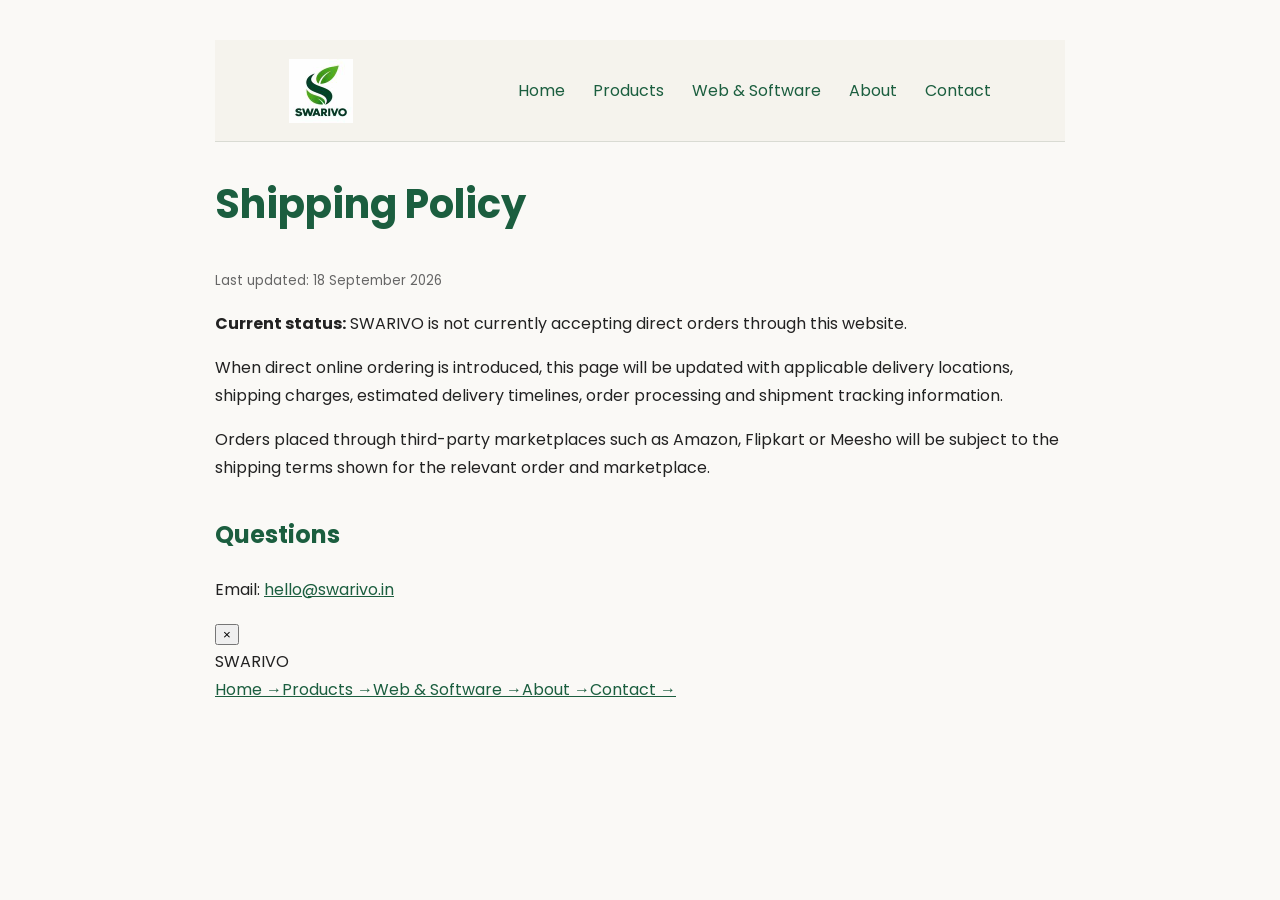
<file: shipping-policy.html>
<!doctype html><html lang="en"><head><meta charset="utf-8"><meta name="viewport" content="width=device-width,initial-scale=1"><title>Shipping Policy — SWARIVO</title><link rel="preconnect" href="https://fonts.googleapis.com"><link rel="preconnect" href="https://fonts.gstatic.com" crossorigin><link href="https://fonts.googleapis.com/css2?family=Poppins:wght@400;500;600;700;800&display=swap" rel="stylesheet"><style>body{font-family:Poppins,Arial,sans-serif;max-width:850px;margin:auto;padding:40px 22px;line-height:1.75;color:#222;background:#faf9f6}a{color:#1B5E3F}h1,h2{color:#1B5E3F}h1{font-size:40px}h2{margin-top:32px}nav{margin-bottom:38px}small{color:#666}</style><style id="swarivo-universal-header">
nav{height:102px!important;min-height:102px!important;margin:0!important;padding:0 clamp(28px,5.8vw,90px)!important;display:flex!important;align-items:center!important;justify-content:space-between!important;background:rgba(245,243,237,.96)!important;border-bottom:1px solid rgba(16,41,30,.12)!important;box-sizing:border-box!important}
nav .brand{width:64px!important;height:64px!important;flex:0 0 64px!important;display:flex!important;align-items:center!important;justify-content:center!important;overflow:hidden!important;padding:0!important;margin:0!important}
nav .brand-logo{display:block!important;width:64px!important;height:64px!important;max-width:64px!important;max-height:64px!important;object-fit:contain!important;object-position:center!important}
nav .links{display:flex!important;align-items:center!important;gap:28px!important}
nav .links a{min-height:40px!important;display:inline-flex!important;align-items:center!important;justify-content:center!important;text-decoration:none!important}
@media(max-width:760px){nav{position:fixed!important;top:8px!important;left:10px!important;right:10px!important;width:auto!important;height:62px!important;min-height:62px!important;padding:7px 10px!important;border-radius:16px!important;box-shadow:0 7px 24px rgba(16,41,30,.10)!important;z-index:1000!important}body{padding-top:78px!important}nav .brand{width:48px!important;height:48px!important;flex-basis:48px!important}nav .brand-logo{width:48px!important;height:48px!important;max-width:48px!important;max-height:48px!important}.mobile-menu-toggle{display:flex!important;width:42px!important;height:42px!important;flex:0 0 42px!important;align-items:center!important;justify-content:center!important;flex-direction:column!important;gap:5px!important;border:1px solid rgba(16,41,30,.12)!important;border-radius:12px!important;background:#fff!important;padding:9px!important}.mobile-menu-toggle span{display:block!important;width:18px!important;height:1.5px!important;background:#10291e!important}.links{display:none!important}}
@media(min-width:761px){.mobile-menu-toggle{display:none!important}}
</style><style id="swarivo-mobile-drawer">
@media(max-width:760px){
.mobile-nav-drawer{position:fixed!important;inset:0!important;background:rgba(8,23,16,.34)!important;backdrop-filter:blur(7px)!important;-webkit-backdrop-filter:blur(7px)!important;opacity:0!important;visibility:hidden!important;pointer-events:none!important;transition:opacity .22s ease!important;z-index:2000!important}
.mobile-nav-drawer.is-open{opacity:1!important;visibility:visible!important;pointer-events:auto!important}
.mobile-nav-card{position:absolute!important;top:0!important;right:0!important;width:min(88vw,380px)!important;height:100%!important;background:#f5f3ed!important;padding:92px 26px 28px!important;box-shadow:-25px 0 70px rgba(8,23,16,.22)!important;transform:translateX(100%)!important;transition:transform .32s cubic-bezier(.2,.75,.2,1)!important;overflow:auto!important}
.mobile-nav-drawer.is-open .mobile-nav-card{transform:translateX(0)!important}
.mobile-nav-close{position:absolute!important;top:20px!important;right:20px!important;border:1px solid rgba(16,41,30,.12)!important;background:#fff!important;border-radius:12px!important;width:42px!important;height:42px!important;font-size:24px!important;line-height:1!important;cursor:pointer!important;color:#10291e!important}
.mobile-nav-label{text-transform:uppercase!important;letter-spacing:.2em!important;font-size:10px!important;font-weight:800!important;color:#1b5e3f!important;margin-bottom:16px!important}
.mobile-nav-link{display:flex!important;align-items:center!important;justify-content:space-between!important;width:100%!important;padding:20px 2px!important;border-bottom:1px solid rgba(16,41,30,.12)!important;text-decoration:none!important;color:#10291e!important;font:700 21px/1.2 Manrope,Arial,sans-serif!important}
.mobile-nav-link span{font-size:18px!important;color:#89958e!important}
body.menu-open{overflow:hidden!important}
}
</style></head><body><nav><a class="brand" href="/" aria-label="SWARIVO home"><img class="brand-logo" src="/swarivo-logo.svg?v=header-exact-3" alt="SWARIVO"></a><div class="links"><a href="/">Home</a><a href="/products.html">Products</a><a href="/services.html">Web &amp; Software</a><a href="/#about">About</a><a class="pill" href="/#contact">Contact</a></div><button class="mobile-menu-toggle" type="button" aria-label="Open navigation menu" aria-expanded="false"><span></span><span></span><span></span></button></nav><h1>Shipping Policy</h1><small>Last updated: 18 September 2026</small><p><strong>Current status:</strong> SWARIVO is not currently accepting direct orders through this website.</p><p>When direct online ordering is introduced, this page will be updated with applicable delivery locations, shipping charges, estimated delivery timelines, order processing and shipment tracking information.</p><p>Orders placed through third-party marketplaces such as Amazon, Flipkart or Meesho will be subject to the shipping terms shown for the relevant order and marketplace.</p><h2>Questions</h2><p>Email: <a href="mailto:hello@swarivo.in">hello@swarivo.in</a></p><script src="/mobile-nav.js?v=2" defer></script></body></html>
</file>
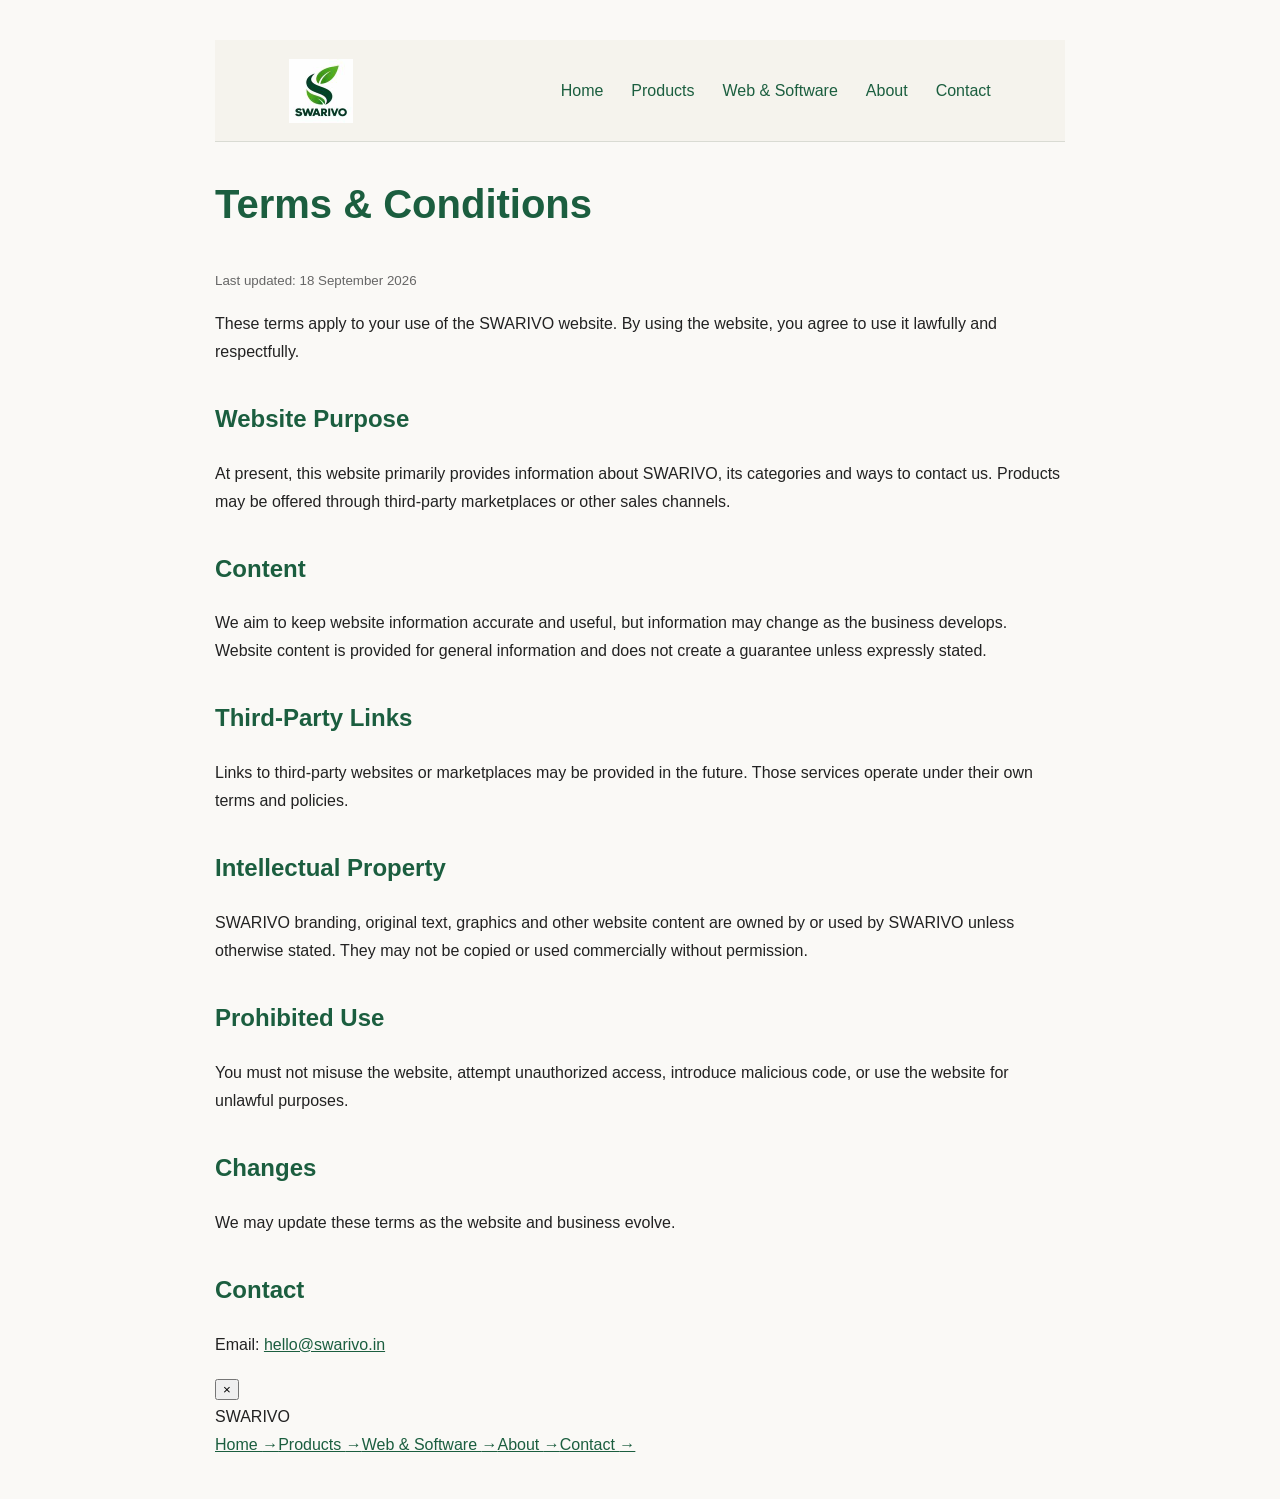
<file: terms.html>
<!doctype html><html lang="en"><head>
<meta http-equiv="Content-Security-Policy" content="default-src 'self'; base-uri 'self'; object-src 'none'; frame-ancestors 'none'; form-action 'self'; script-src 'self' 'unsafe-inline'; style-src 'self' 'unsafe-inline' https://fonts.googleapis.com; font-src 'self' https://fonts.gstatic.com data:; img-src 'self' data: https:; connect-src 'self'; media-src 'self' https:; upgrade-insecure-requests">
<meta http-equiv="Referrer-Policy" content="strict-origin-when-cross-origin">
<meta http-equiv="X-Content-Type-Options" content="nosniff"><meta charset="utf-8"><meta name="viewport" content="width=device-width,initial-scale=1"><title>Terms & Conditions — SWARIVO</title><link rel="canonical" href="https://www.swarivo.in/terms.html"><meta name="description" content="Terms and conditions for use of the SWARIVO website."><meta name="theme-color" content="#10291e"><link rel="preconnect" href="https://fonts.googleapis.com"><link rel="preconnect" href="https://fonts.gstatic.com" crossorigin><link href="https://fonts.googleapis.com/css2?family=Poppins:wght@400;500;600;700;800&display=swap" rel="stylesheet"><style>body{font-family:Poppins,Arial,sans-serif;max-width:850px;margin:auto;padding:40px 22px;line-height:1.75;color:#222;background:#faf9f6}a{color:#1B5E3F}h1,h2{color:#1B5E3F}h1{font-size:40px}h2{margin-top:32px}nav{margin-bottom:38px}small{color:#666}</style><style id="swarivo-universal-header">
nav{height:102px!important;min-height:102px!important;margin:0!important;padding:0 clamp(28px,5.8vw,90px)!important;display:flex!important;align-items:center!important;justify-content:space-between!important;background:rgba(245,243,237,.96)!important;border-bottom:1px solid rgba(16,41,30,.12)!important;box-sizing:border-box!important}
nav .brand{width:64px!important;height:64px!important;flex:0 0 64px!important;display:flex!important;align-items:center!important;justify-content:center!important;overflow:hidden!important;padding:0!important;margin:0!important}
nav .brand-logo{display:block!important;width:64px!important;height:64px!important;max-width:64px!important;max-height:64px!important;object-fit:contain!important;object-position:center!important}
nav .links{display:flex!important;align-items:center!important;gap:28px!important}
nav .links a{min-height:40px!important;display:inline-flex!important;align-items:center!important;justify-content:center!important;text-decoration:none!important}
@media(max-width:760px){nav{position:fixed!important;top:8px!important;left:10px!important;right:10px!important;width:auto!important;height:62px!important;min-height:62px!important;padding:7px 10px!important;border-radius:16px!important;box-shadow:0 7px 24px rgba(16,41,30,.10)!important;z-index:1000!important}body{padding-top:78px!important}nav .brand{width:48px!important;height:48px!important;flex-basis:48px!important}nav .brand-logo{width:48px!important;height:48px!important;max-width:48px!important;max-height:48px!important}.mobile-menu-toggle{display:flex!important;width:42px!important;height:42px!important;flex:0 0 42px!important;align-items:center!important;justify-content:center!important;flex-direction:column!important;gap:5px!important;border:1px solid rgba(16,41,30,.12)!important;border-radius:12px!important;background:#fff!important;padding:9px!important}.mobile-menu-toggle span{display:block!important;width:18px!important;height:1.5px!important;background:#10291e!important}.links{display:none!important}}
@media(min-width:761px){.mobile-menu-toggle{display:none!important}}
</style><style id="swarivo-mobile-drawer">
@media(max-width:760px){
.mobile-nav-drawer{position:fixed!important;inset:0!important;background:rgba(8,23,16,.34)!important;backdrop-filter:blur(7px)!important;-webkit-backdrop-filter:blur(7px)!important;opacity:0!important;visibility:hidden!important;pointer-events:none!important;transition:opacity .22s ease!important;z-index:2000!important}
.mobile-nav-drawer.is-open{opacity:1!important;visibility:visible!important;pointer-events:auto!important}
.mobile-nav-card{position:absolute!important;top:0!important;right:0!important;width:min(88vw,380px)!important;height:100%!important;background:#f5f3ed!important;padding:92px 26px 28px!important;box-shadow:-25px 0 70px rgba(8,23,16,.22)!important;transform:translateX(100%)!important;transition:transform .32s cubic-bezier(.2,.75,.2,1)!important;overflow:auto!important}
.mobile-nav-drawer.is-open .mobile-nav-card{transform:translateX(0)!important}
.mobile-nav-close{position:absolute!important;top:20px!important;right:20px!important;border:1px solid rgba(16,41,30,.12)!important;background:#fff!important;border-radius:12px!important;width:42px!important;height:42px!important;font-size:24px!important;line-height:1!important;cursor:pointer!important;color:#10291e!important}
.mobile-nav-label{text-transform:uppercase!important;letter-spacing:.2em!important;font-size:10px!important;font-weight:800!important;color:#1b5e3f!important;margin-bottom:16px!important}
.mobile-nav-link{display:flex!important;align-items:center!important;justify-content:space-between!important;width:100%!important;padding:20px 2px!important;border-bottom:1px solid rgba(16,41,30,.12)!important;text-decoration:none!important;color:#10291e!important;font:700 21px/1.2 Manrope,Arial,sans-serif!important}
.mobile-nav-link span{font-size:18px!important;color:#89958e!important}
body.menu-open{overflow:hidden!important}
}
</style></head><body><nav><a class="brand" href="/" aria-label="SWARIVO home"><img class="brand-logo" src="/swarivo-logo.svg?v=header-exact-3" alt="SWARIVO"></a><div class="links"><a href="/">Home</a><a href="/products.html">Products</a><a href="/services.html">Web &amp; Software</a><a href="/#about">About</a><a class="pill" href="/#contact">Contact</a></div><button class="mobile-menu-toggle" type="button" aria-label="Open navigation menu" aria-expanded="false"><span></span><span></span><span></span></button></nav><h1>Terms & Conditions</h1><small>Last updated: 18 September 2026</small><p>These terms apply to your use of the SWARIVO website. By using the website, you agree to use it lawfully and respectfully.</p><h2>Website Purpose</h2><p>At present, this website primarily provides information about SWARIVO, its categories and ways to contact us. Products may be offered through third-party marketplaces or other sales channels.</p><h2>Content</h2><p>We aim to keep website information accurate and useful, but information may change as the business develops. Website content is provided for general information and does not create a guarantee unless expressly stated.</p><h2>Third-Party Links</h2><p>Links to third-party websites or marketplaces may be provided in the future. Those services operate under their own terms and policies.</p><h2>Intellectual Property</h2><p>SWARIVO branding, original text, graphics and other website content are owned by or used by SWARIVO unless otherwise stated. They may not be copied or used commercially without permission.</p><h2>Prohibited Use</h2><p>You must not misuse the website, attempt unauthorized access, introduce malicious code, or use the website for unlawful purposes.</p><h2>Changes</h2><p>We may update these terms as the website and business evolve.</p><h2>Contact</h2><p>Email: <a href="mailto:hello@swarivo.in">hello@swarivo.in</a></p><script src="/mobile-nav.js?v=2" defer></script></body></html>
</file>
<file: site.css>
@import url('https://fonts.googleapis.com/css2?family=DM+Sans:wght@400;500;600;700&family=Manrope:wght@500;600;700;800&display=swap');:root{--f:#10291e;--g:#1b5e3f;--l:#76b957;--c:#f5f3ed;--w:#fff;--m:#68736d;--line:rgba(16,41,30,.12)}*{box-sizing:border-box}html{scroll-behavior:smooth}body{margin:0;padding-top:76px;background:var(--c);color:#17201b;font:15px/1.6 "DM Sans",sans-serif}body:before{content:"";position:fixed;inset:0;pointer-events:none;opacity:.22;background:radial-gradient(circle at 15% 20%,rgba(118,185,87,.22),transparent 25%),radial-gradient(circle at 85% 70%,rgba(27,94,63,.13),transparent 28%);animation:drift 16s ease-in-out infinite alternate}body:after{content:"";position:fixed;inset:-50%;pointer-events:none;background:conic-gradient(from 0deg,transparent,rgba(118,185,87,.06),transparent 28%,rgba(27,94,63,.05),transparent 55%);animation:spin 35s linear infinite}a{color:inherit}nav{position:fixed;top:0;left:0;right:0;z-index:1000;display:flex;justify-content:space-between;align-items:center;padding:18px clamp(20px,6vw,90px);background:rgba(245,243,237,.82);backdrop-filter:blur(18px);border-bottom:1px solid var(--line)}nav>div{display:flex;align-items:center;gap:26px}nav a{text-decoration:none;font-size:13px;font-weight:600;color:#3f4b44}nav a.active{color:var(--g)}nav .pill,.cta{padding:10px 17px;border-radius:999px;background:var(--f);color:#fff}.brand{display:flex;align-items:center;gap:10px;font:800 18px Manrope;letter-spacing:.14em;color:var(--f)}.brand img{width:34px;height:34px}.bg{position:fixed;inset:0;z-index:-1;background:radial-gradient(circle at 80% 10%,rgba(118,185,87,.18),transparent 25%)}main{position:relative;z-index:1}.page-hero{max-width:1250px;margin:auto;padding:120px clamp(22px,6vw,90px) 100px}.page-hero.dark{max-width:none;padding-left:clamp(22px,6vw,90px);padding-right:clamp(22px,6vw,90px);background:var(--f);color:#fff}.page-hero h1{font:800 clamp(48px,7vw,90px)/.98 Manrope;letter-spacing:-.055em;margin:15px 0 28px;max-width:950px}.page-hero em{font-style:normal;color:var(--g)}.dark em{color:#9bcf7e}.page-hero p{max-width:680px;font-size:18px;color:var(--m)}.dark p{color:#b7c5bc}.eyebrow{font-size:10px;font-weight:800;letter-spacing:.18em;color:var(--g)}.category-grid{max-width:1250px;margin:auto;padding:0 clamp(22px,6vw,90px) 110px;display:grid;grid-template-columns:repeat(3,1fr);gap:16px}.cat{min-height:310px;padding:32px;border:1px solid var(--line);background:rgba(255,255,255,.55);border-radius:24px;text-decoration:none;display:flex;flex-direction:column;justify-content:space-between;transition:.35s}.cat:hover{transform:translateY(-8px);background:#fff;box-shadow:0 25px 70px rgba(16,41,30,.11)}.cat span,.num{font-size:11px;color:#849088;letter-spacing:.15em}.cat h2{font:700 34px Manrope;color:var(--f);margin:20px 0 8px}.cat p{color:var(--m);margin:0}.cat b{font-size:12px;color:var(--g)}.future{background:var(--f);color:#fff}.future h2,.future p,.future b{color:#fff}.statement{padding:120px clamp(22px,6vw,90px);max-width:100%;background:#fff}.statement>*{max-width:850px;margin-left:auto;margin-right:auto}.statement h2{font:800 clamp(40px,5vw,66px)/1 Manrope;letter-spacing:-.05em;color:var(--f);margin-top:18px}.statement p{font-size:18px;color:var(--m)}.service-stack{max-width:1100px;margin:auto;padding:90px clamp(22px,5vw,60px)}.service-stack article{display:grid;grid-template-columns:90px 1fr;gap:35px;padding:55px 0;border-bottom:1px solid var(--line)}.service-stack h2{font:700 clamp(28px,3.4vw,43px)/1.05 Manrope;color:var(--f);margin:0 0 15px}.service-stack p{max-width:750px;color:var(--m);font-size:16px}.service-stack ul{display:flex;flex-wrap:wrap;gap:8px 25px;padding:0;margin:25px 0 0;list-style:none;color:var(--g);font-size:13px;font-weight:600}.service-stack li:before{content:"✓ ";color:var(--l)}.dark-box{background:var(--f);color:#fff}.dark-box h2{color:#fff}.process{display:grid;grid-template-columns:repeat(6,1fr);gap:10px;margin:45px auto;max-width:1100px}.process span{border:1px solid rgba(255,255,255,.14);padding:17px;border-radius:12px;color:#b7c5bc;font-size:12px}.cta{display:inline-block;text-decoration:none;margin-top:10px}footer{padding:30px clamp(22px,6vw,90px);background:#0b1c14;color:#789083;font-size:11px;display:flex;justify-content:space-between}footer a{color:#fff;text-decoration:none}@keyframes drift{to{transform:translate(4%,2%) scale(1.08)}}@keyframes spin{to{transform:rotate(360deg)}}@media(max-width:800px){nav>div{gap:14px;overflow:auto}nav a{white-space:nowrap}.category-grid{grid-template-columns:1fr 1fr}.process{grid-template-columns:1fr 1fr}.service-stack article{grid-template-columns:45px 1fr}}@media(max-width:560px){body{padding-top:70px}nav{align-items:flex-start;gap:15px;flex-wrap:wrap}nav>div{width:100%;order:3}.page-hero{padding-top:80px}.category-grid{grid-template-columns:1fr}.service-stack article{grid-template-columns:1fr;gap:10px}.process{grid-template-columns:1fr}footer{display:block;line-height:2}footer a{margin-left:10px}}.page-back{max-width:1250px;margin:0 auto;padding:25px clamp(22px,6vw,90px) 0}.page-back a{display:inline-flex;align-items:center;gap:9px;text-decoration:none;font-size:12px;font-weight:700;color:var(--g);padding:10px 15px;border:1px solid var(--line);border-radius:999px;background:rgba(255,255,255,.55);transition:.25s}.page-back a:hover{transform:translateX(-4px);background:#fff;box-shadow:0 10px 25px rgba(16,41,30,.08)}@media(max-width:560px){.page-back{padding-top:18px}}
/* Final SWARIVO header logo fix */
nav .brand-logo{display:block!important;width:178px!important;height:42px!important;max-width:none!important;object-fit:contain;object-position:left center}
nav .brand{width:178px!important;height:42px!important;display:flex!important;align-items:center!important;flex:0 0 178px!important}
@media(max-width:760px){nav .brand,nav .brand-logo{width:150px!important;height:36px!important;flex-basis:150px!important}nav .links{max-width:calc(100vw - 170px)!important}}
@media(max-width:520px){nav .brand,nav .brand-logo{width:132px!important;height:32px!important;flex-basis:132px!important}nav .links{max-width:calc(100vw - 145px)!important;gap:12px!important}}

/* Supplied SWARIVO logo - full mark and wordmark */
nav .brand{display:flex!important;align-items:center!important;width:76px!important;height:60px!important;flex:0 0 76px!important;overflow:hidden!important}
nav .brand-logo{display:block!important;width:76px!important;height:60px!important;object-fit:contain!important;object-position:center!important}
@media(max-width:760px){nav .brand{width:68px!important;height:54px!important;flex-basis:68px!important}nav .brand-logo{width:68px!important;height:54px!important}}
@media(max-width:520px){nav .brand{width:60px!important;height:50px!important;flex-basis:60px!important}nav .brand-logo{width:60px!important;height:50px!important}}

/* Exact supplied SWARIVO header logo */
nav .brand{display:flex!important;align-items:center!important;width:88px!important;height:60px!important;flex:0 0 88px!important;overflow:hidden!important}
nav .brand-logo{display:block!important;width:88px!important;height:60px!important;object-fit:contain!important}
@media(max-width:760px){nav .brand{width:78px!important;height:54px!important;flex-basis:78px!important}nav .brand-logo{width:78px!important;height:54px!important}}
@media(max-width:520px){nav .brand{width:68px!important;height:50px!important;flex-basis:68px!important}nav .brand-logo{width:68px!important;height:50px!important}}

/* SWARIVO RESPONSIVE POLISH — preserves existing content */
html{scroll-behavior:smooth;overflow-x:hidden}body{overflow-x:hidden}img,svg{max-width:100%;height:auto}a,button{touch-action:manipulation}.links a{transition:color .2s,background .2s,transform .2s}.links a:hover{transform:translateY(-1px)}
@media(min-width:1400px){nav{padding-left:clamp(28px,5vw,90px);padding-right:clamp(28px,5vw,90px)}}
@media(max-width:800px){nav{gap:14px}nav .links{overflow-x:auto;overflow-y:hidden;scrollbar-width:none;-webkit-overflow-scrolling:touch}nav .links::-webkit-scrollbar{display:none}section,.page-hero,.category-shell,.brand-statement,.service-stack,.statement{max-width:100%;box-sizing:border-box}}
@media(max-width:560px){nav{padding:10px 16px;min-height:60px;box-sizing:border-box}nav .brand,nav .brand-logo{width:68px!important;height:50px!important;flex-basis:68px!important}nav .links{gap:11px!important;font-size:12px}nav .pill{padding:9px 12px!important}footer{gap:10px}footer span{display:block}.page-hero{padding-left:20px!important;padding-right:20px!important}}
@media(max-width:380px){nav .brand,nav .brand-logo{width:60px!important;height:46px!important;flex-basis:60px!important}nav .links{gap:9px!important;font-size:11px}}

/* SWARIVO RESPONSIVE POLISH — content and page details unchanged */
html{scroll-behavior:smooth;overflow-x:hidden}body{overflow-x:hidden}img,svg{max-width:100%;height:auto}button,a{touch-action:manipulation}@media(max-width:1100px){nav{padding-left:clamp(18px,4vw,50px)!important;padding-right:clamp(18px,4vw,50px)!important}.links{gap:clamp(10px,2vw,22px)!important}.links a{font-size:13px}}@media(max-width:760px){nav{min-height:64px!important;padding:8px 18px!important;gap:10px!important}.links{gap:7px!important}.links a{font-size:11px;padding:7px 8px!important}.links .pill{padding:8px 11px!important}main{overflow:hidden}.page-hero{padding-left:22px!important;padding-right:22px!important}.service-stack,.category-shell,.brand-statement,.experience-section{padding-left:22px!important;padding-right:22px!important}}@media(max-width:520px){nav{padding:7px 14px!important}.links a:not(.pill){display:none}.links{margin-left:auto}.links .pill{font-size:11px!important}.brand-logo{object-fit:contain!important}.page-hero h1{font-size:clamp(40px,12vw,58px)!important}.page-hero p{font-size:16px!important;line-height:1.6}.service-stack article{grid-template-columns:42px 1fr!important;gap:16px!important}.service-stack article h2{font-size:28px!important}.service-stack article p{font-size:15px!important}.service-stack article ul{padding-left:18px}.process{flex-wrap:wrap!important;gap:10px!important}.process span{font-size:11px!important}.cta,.backtop{min-height:44px;align-items:center}.category-grid{width:100%!important}.cat{min-height:280px!important}}@media(max-width:360px){nav{padding-left:10px!important;padding-right:10px!important}.links .pill{font-size:10px!important;padding:7px 9px!important}.brand{max-width:72px!important}.service-stack article h2{font-size:24px!important}}

/* MOBILE HEADER — keep primary navigation visible on every page */
@media(max-width:520px){nav{display:flex!important;align-items:center!important;justify-content:space-between!important;flex-wrap:nowrap!important;overflow:visible!important}.links{display:flex!important;align-items:center!important;justify-content:flex-end!important;flex-wrap:nowrap!important;overflow:visible!important;visibility:visible!important;opacity:1!important}.links a{display:inline-flex!important;visibility:visible!important;opacity:1!important;white-space:nowrap!important}.links a:not(.pill){display:inline-flex!important}.links{gap:4px!important}.links a{font-size:9px!important;padding:6px 5px!important}.links .pill{font-size:9px!important;padding:7px 7px!important}.brand{flex:0 0 auto!important}.brand-logo{flex-shrink:0!important}}
@media(max-width:400px){nav{padding-left:8px!important;padding-right:8px!important}.links{gap:2px!important}.links a{font-size:8px!important;padding:5px 3px!important}.links .pill{font-size:8px!important;padding:6px 5px!important}.brand{max-width:62px!important}.brand-logo{max-width:62px!important}}


/* FINAL CROSS-DEVICE QA — layout/content preserved */
html{min-width:320px;scroll-padding-top:84px}
body{min-width:320px;overflow-x:hidden}
nav{min-width:0}
nav .brand,nav .brand-logo{flex-shrink:0}
nav .links{min-width:0}
nav .links a{min-height:40px;display:inline-flex;align-items:center;justify-content:center}
nav a:focus-visible,.page-back a:focus-visible,.cta:focus-visible{outline:3px solid rgba(118,185,87,.75);outline-offset:3px;border-radius:6px}
img,svg,video{max-width:100%;height:auto}
input,textarea,select,button{font:inherit;max-width:100%}

/* Tablet + phone: keep every primary navigation item available. */
@media(max-width:760px){
  body{padding-top:112px!important}
  nav{min-height:104px!important;height:auto!important;padding:8px 14px 7px!important;display:flex!important;flex-wrap:wrap!important;align-items:center!important;gap:4px 10px!important}
  nav .brand{width:120px!important;height:48px!important;flex:0 0 120px!important;overflow:visible!important}
  nav .brand-logo{width:120px!important;height:48px!important;max-width:120px!important;max-height:48px!important;object-fit:contain!important}
  nav .links{order:3!important;width:100%!important;max-width:none!important;flex:1 1 100%!important;display:flex!important;justify-content:flex-start!important;align-items:center!important;gap:6px!important;overflow-x:auto!important;overflow-y:hidden!important;white-space:nowrap!important;padding:2px 1px 4px!important;scrollbar-width:none!important;-webkit-overflow-scrolling:touch!important}
  nav .links::-webkit-scrollbar{display:none}
  nav .links a{display:inline-flex!important;flex:0 0 auto!important;font-size:11px!important;padding:7px 8px!important;min-height:38px!important}
  nav .links .pill{padding:8px 11px!important}
}
@media(max-width:380px){
  body{padding-top:108px!important}
  nav{min-height:100px!important;padding-left:9px!important;padding-right:9px!important}
  nav .brand{width:105px!important;height:44px!important;flex-basis:105px!important}
  nav .brand-logo{width:105px!important;height:44px!important;max-width:105px!important;max-height:44px!important}
  nav .links{gap:3px!important}
  nav .links a{font-size:10px!important;padding:6px 6px!important}
  nav .links .pill{padding:7px 8px!important}
}
@media(max-width:340px){
  nav .brand{width:96px!important;flex-basis:96px!important}
  nav .brand-logo{width:96px!important}
  nav .links a{font-size:9px!important;padding:5px 5px!important}
}
@media(orientation:landscape) and (max-width:760px){
  body{padding-top:94px!important}
  nav{min-height:88px!important}
  nav .brand{width:105px!important;height:40px!important;flex-basis:105px!important}
  nav .brand-logo{width:105px!important;height:40px!important}
  nav .links a{min-height:34px!important;padding:5px 7px!important}
}
@media(hover:none){.business-card:hover,.service:hover,.value:hover,.cat:hover{transform:none;box-shadow:none}}
@media(prefers-reduced-motion:reduce){html{scroll-behavior:auto!important}body:before,body:after{animation:none!important}}
@media print{nav,.scroll-progress,body:before,body:after{display:none!important}body{padding:0!important;background:#fff!important;color:#000!important}.page-hero,.section,.statement,.service-stack{padding-top:25px!important;padding-bottom:25px!important}a{color:#000!important;text-decoration:underline!important}}


/* MOBILE PREMIUM HEADER — mobile/tablet only; desktop unchanged */
@media (max-width:760px){
  body{padding-top:118px!important}
  nav{
    top:8px!important;left:10px!important;right:10px!important;width:auto!important;
    min-height:104px!important;height:auto!important;
    padding:8px 10px 9px!important;
    display:grid!important;grid-template-columns:1fr auto!important;
    grid-template-rows:48px 38px!important;align-items:center!important;
    gap:5px 8px!important;
    background:rgba(255,255,255,.90)!important;
    border:1px solid rgba(16,41,30,.10)!important;border-radius:18px!important;
    box-shadow:0 10px 35px rgba(16,41,30,.12)!important;
    backdrop-filter:blur(22px)!important;-webkit-backdrop-filter:blur(22px)!important;
  }
  nav .brand{grid-column:1!important;grid-row:1!important;width:118px!important;height:46px!important;flex:none!important;overflow:visible!important;padding:0!important}
  nav .brand-logo{width:118px!important;height:46px!important;max-width:118px!important;max-height:46px!important;object-fit:contain!important;object-position:left center!important}
  nav .links{
    grid-column:1 / -1!important;grid-row:2!important;width:100%!important;max-width:none!important;min-width:0!important;
    margin:0!important;padding:0 1px!important;display:flex!important;align-items:center!important;justify-content:flex-start!important;
    gap:6px!important;overflow-x:auto!important;overflow-y:hidden!important;scrollbar-width:none!important;-webkit-overflow-scrolling:touch!important
  }
  nav .links::-webkit-scrollbar{display:none!important}
  nav .links a{
    flex:0 0 auto!important;display:inline-flex!important;align-items:center!important;justify-content:center!important;
    min-height:34px!important;height:34px!important;padding:6px 11px!important;border:1px solid transparent!important;
    border-radius:999px!important;background:rgba(16,41,30,.045)!important;color:#26362e!important;
    font-size:10.5px!important;font-weight:700!important;letter-spacing:.01em!important;white-space:nowrap!important;transform:none!important
  }
  nav .links a:first-child{background:rgba(118,185,87,.16)!important;color:#17452f!important;border-color:rgba(118,185,87,.28)!important}
  nav .links .pill{background:#10291e!important;color:#fff!important;border-color:#10291e!important;padding:6px 13px!important;box-shadow:0 5px 14px rgba(16,41,30,.16)!important}
}
@media (max-width:420px){
  body{padding-top:114px!important}
  nav{top:6px!important;left:7px!important;right:7px!important;border-radius:16px!important;grid-template-rows:45px 36px!important;padding:7px 8px 8px!important}
  nav .brand,nav .brand-logo{width:108px!important;height:43px!important;max-width:108px!important;max-height:43px!important}
  nav .links{gap:5px!important}
  nav .links a{min-height:32px!important;height:32px!important;padding:5px 9px!important;font-size:10px!important}
  nav .links .pill{padding:5px 11px!important}
}
@media (orientation:landscape) and (max-width:760px){
  body{padding-top:82px!important}
  nav{min-height:72px!important;height:72px!important;grid-template-columns:auto 1fr;grid-template-rows:1fr!important;padding:6px 10px!important}
  nav .brand{grid-column:1!important;grid-row:1!important;width:105px!important;height:46px!important}
  nav .brand-logo{width:105px!important;height:46px!important}
  nav .links{grid-column:2!important;grid-row:1!important;justify-content:flex-end!important;height:100%!important}
}

/* FINAL MOBILE/TABLET HEADER — compact, premium, single-row; desktop untouched */
@media (max-width:760px){
  body{padding-top:78px!important}
  nav{
    top:8px!important;left:10px!important;right:10px!important;width:auto!important;
    height:62px!important;min-height:62px!important;padding:7px 10px!important;
    display:flex!important;flex-wrap:nowrap!important;align-items:center!important;
    gap:10px!important;background:rgba(255,255,255,.94)!important;
    border:1px solid rgba(16,41,30,.09)!important;border-radius:16px!important;
    box-shadow:0 7px 24px rgba(16,41,30,.10)!important;
    backdrop-filter:blur(18px)!important;-webkit-backdrop-filter:blur(18px)!important;
  }
  nav .brand{
    width:94px!important;height:48px!important;flex:0 0 94px!important;
    overflow:visible!important;padding:0!important;display:flex!important;align-items:center!important;
  }
  nav .brand-logo{
    width:94px!important;height:48px!important;max-width:94px!important;max-height:48px!important;
    object-fit:contain!important;object-position:left center!important;
  }
  nav .links{
    width:auto!important;max-width:none!important;min-width:0!important;flex:1 1 auto!important;
    margin:0!important;padding:0!important;display:flex!important;align-items:center!important;
    justify-content:flex-end!important;gap:5px!important;overflow-x:auto!important;overflow-y:hidden!important;
    scrollbar-width:none!important;-webkit-overflow-scrolling:touch!important;white-space:nowrap!important;
  }
  nav .links::-webkit-scrollbar{display:none!important}
  nav .links a{
    display:inline-flex!important;flex:0 0 auto!important;align-items:center!important;justify-content:center!important;
    min-height:34px!important;height:34px!important;padding:6px 9px!important;
    border:1px solid transparent!important;border-radius:9px!important;background:transparent!important;
    color:#26362e!important;font-size:10.5px!important;font-weight:650!important;
    letter-spacing:0!important;white-space:nowrap!important;transform:none!important;
  }
  nav .links a:hover{background:rgba(118,185,87,.10)!important;color:#17452f!important}
  nav .links .pill{
    background:#10291e!important;color:#fff!important;border-color:#10291e!important;
    border-radius:9px!important;padding:6px 11px!important;box-shadow:none!important;
  }
}
@media (max-width:430px){
  body{padding-top:72px!important}
  nav{top:6px!important;left:7px!important;right:7px!important;height:58px!important;min-height:58px!important;padding:6px 8px!important;border-radius:14px!important;gap:7px!important}
  nav .brand,nav .brand-logo{width:82px!important;height:44px!important;max-width:82px!important;max-height:44px!important;flex-basis:82px!important}
  nav .links{gap:3px!important;justify-content:flex-start!important}
  nav .links a{font-size:9.5px!important;min-height:32px!important;height:32px!important;padding:5px 7px!important;border-radius:8px!important}
  nav .links .pill{padding:5px 9px!important}
}
@media (orientation:landscape) and (max-width:760px){
  body{padding-top:70px!important}
  nav{height:56px!important;min-height:56px!important}
  nav .brand,nav .brand-logo{width:88px!important;height:42px!important;max-width:88px!important;max-height:42px!important;flex-basis:88px!important}
}

/* =========================================================
   SWARIVO HEADER — FINAL LOGO FIT / ALL MAIN PAGES
   Exact supplied SWARIVO logo, consistent across desktop/tablet/mobile.
   ========================================================= */
nav{
  height:102px!important;
  min-height:102px!important;
  padding:0 clamp(28px,5.8vw,90px)!important;
  display:flex!important;
  align-items:center!important;
  justify-content:space-between!important;
}
nav .brand{
  width:64px!important;
  height:64px!important;
  flex:0 0 64px!important;
  display:flex!important;
  align-items:center!important;
  justify-content:center!important;
  overflow:hidden!important;
  padding:0!important;
  margin:0!important;
  gap:0!important;
}
nav .brand-logo{
  display:block!important;
  width:64px!important;
  height:64px!important;
  max-width:64px!important;
  max-height:64px!important;
  flex:0 0 64px!important;
  object-fit:contain!important;
  object-position:center!important;
}
nav .links{
  display:flex!important;
  align-items:center!important;
  justify-content:flex-end!important;
  gap:28px!important;
  min-width:0!important;
}
nav .links a{
  min-height:40px!important;
  display:inline-flex!important;
  align-items:center!important;
  justify-content:center!important;
}
@media(max-width:760px){
  body{padding-top:78px!important}
  nav{
    top:8px!important;
    left:10px!important;
    right:10px!important;
    width:auto!important;
    height:62px!important;
    min-height:62px!important;
    padding:7px 10px!important;
    border-radius:16px!important;
  }
  nav .brand{
    width:48px!important;
    height:48px!important;
    flex:0 0 48px!important;
  }
  nav .brand-logo{
    width:48px!important;
    height:48px!important;
    max-width:48px!important;
    max-height:48px!important;
    flex-basis:48px!important;
  }
}
@media(max-width:430px){
  nav .brand{
    width:46px!important;
    height:46px!important;
    flex-basis:46px!important;
  }
  nav .brand-logo{
    width:46px!important;
    height:46px!important;
    max-width:46px!important;
    max-height:46px!important;
    flex-basis:46px!important;
  }
}

/* SWARIVO HEADER DEPLOY SYNC 2026-09-26 */

/* FINAL HEADER LOGO FIT — 2026-09-26 */
nav{height:76px!important;min-height:76px!important;padding:0 clamp(22px,6vw,90px)!important;align-items:center!important}
nav .brand{width:44px!important;height:44px!important;flex:0 0 44px!important;display:flex!important;align-items:center!important;justify-content:center!important;overflow:hidden!important;padding:0!important;margin:0!important}
nav .brand-logo{display:block!important;width:44px!important;height:44px!important;max-width:44px!important;max-height:44px!important;flex:0 0 44px!important;object-fit:contain!important;object-position:center!important}
@media(max-width:760px){body{padding-top:76px!important}nav{top:8px!important;left:10px!important;right:10px!important;width:auto!important;height:62px!important;min-height:62px!important;padding:7px 10px!important;border-radius:16px!important}nav .brand{width:44px!important;height:44px!important;flex-basis:44px!important}nav .brand-logo{width:44px!important;height:44px!important;max-width:44px!important;max-height:44px!important;flex-basis:44px!important}}
@media(max-width:430px){nav .brand,nav .brand-logo{width:42px!important;height:42px!important;max-width:42px!important;max-height:42px!important;flex-basis:42px!important}}


/* FINAL EXACT SWARIVO LOGO — supplied full logo, fitted consistently */
nav .brand{width:64px!important;height:64px!important;flex:0 0 64px!important;display:flex!important;align-items:center!important;justify-content:center!important;overflow:hidden!important;padding:0!important;margin:0!important;gap:0!important}
nav .brand-logo{display:block!important;width:64px!important;height:64px!important;max-width:64px!important;max-height:64px!important;flex:0 0 64px!important;object-fit:contain!important;object-position:center!important;visibility:visible!important;opacity:1!important}
@media(max-width:760px){nav .brand{width:50px!important;height:50px!important;flex-basis:50px!important}nav .brand-logo{width:50px!important;height:50px!important;max-width:50px!important;max-height:50px!important;flex-basis:50px!important}}
@media(max-width:430px){nav .brand{width:48px!important;height:48px!important;flex-basis:48px!important}nav .brand-logo{width:48px!important;height:48px!important;max-width:48px!important;max-height:48px!important;flex-basis:48px!important}}
</file>
